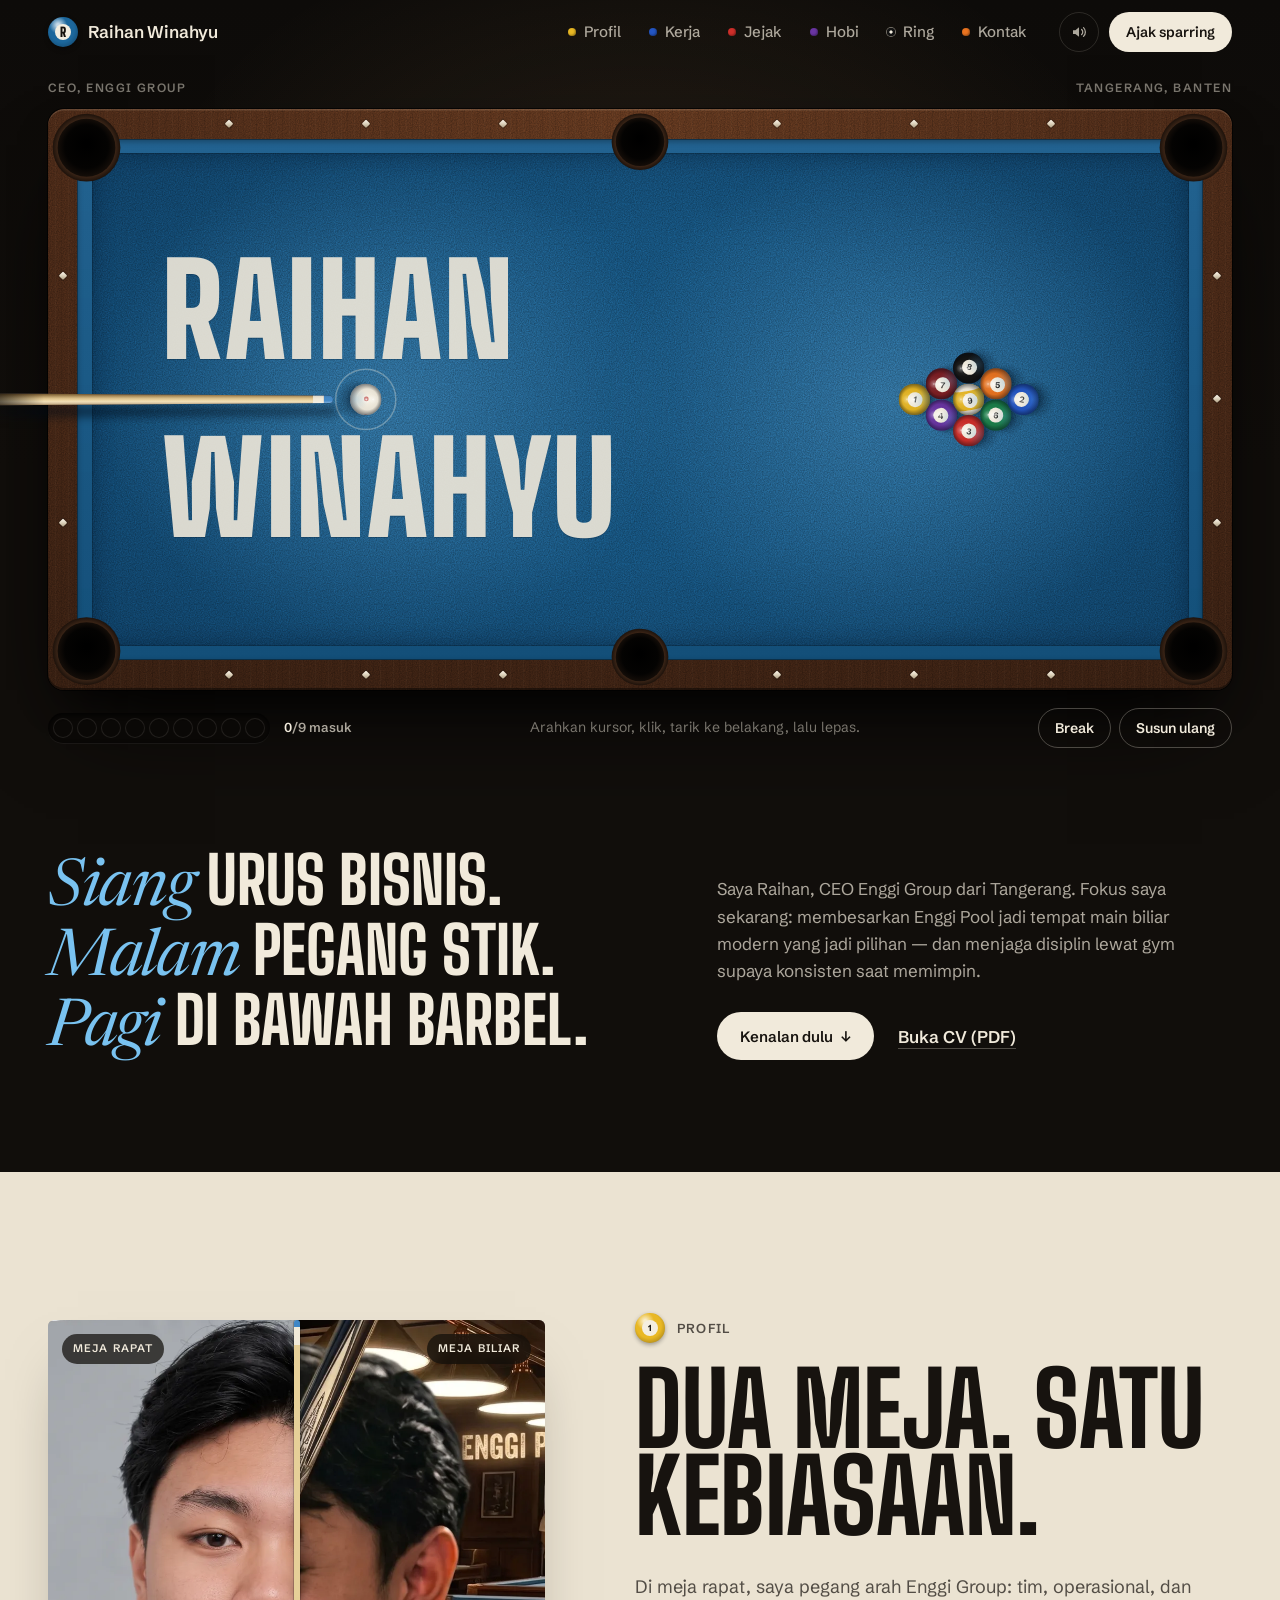
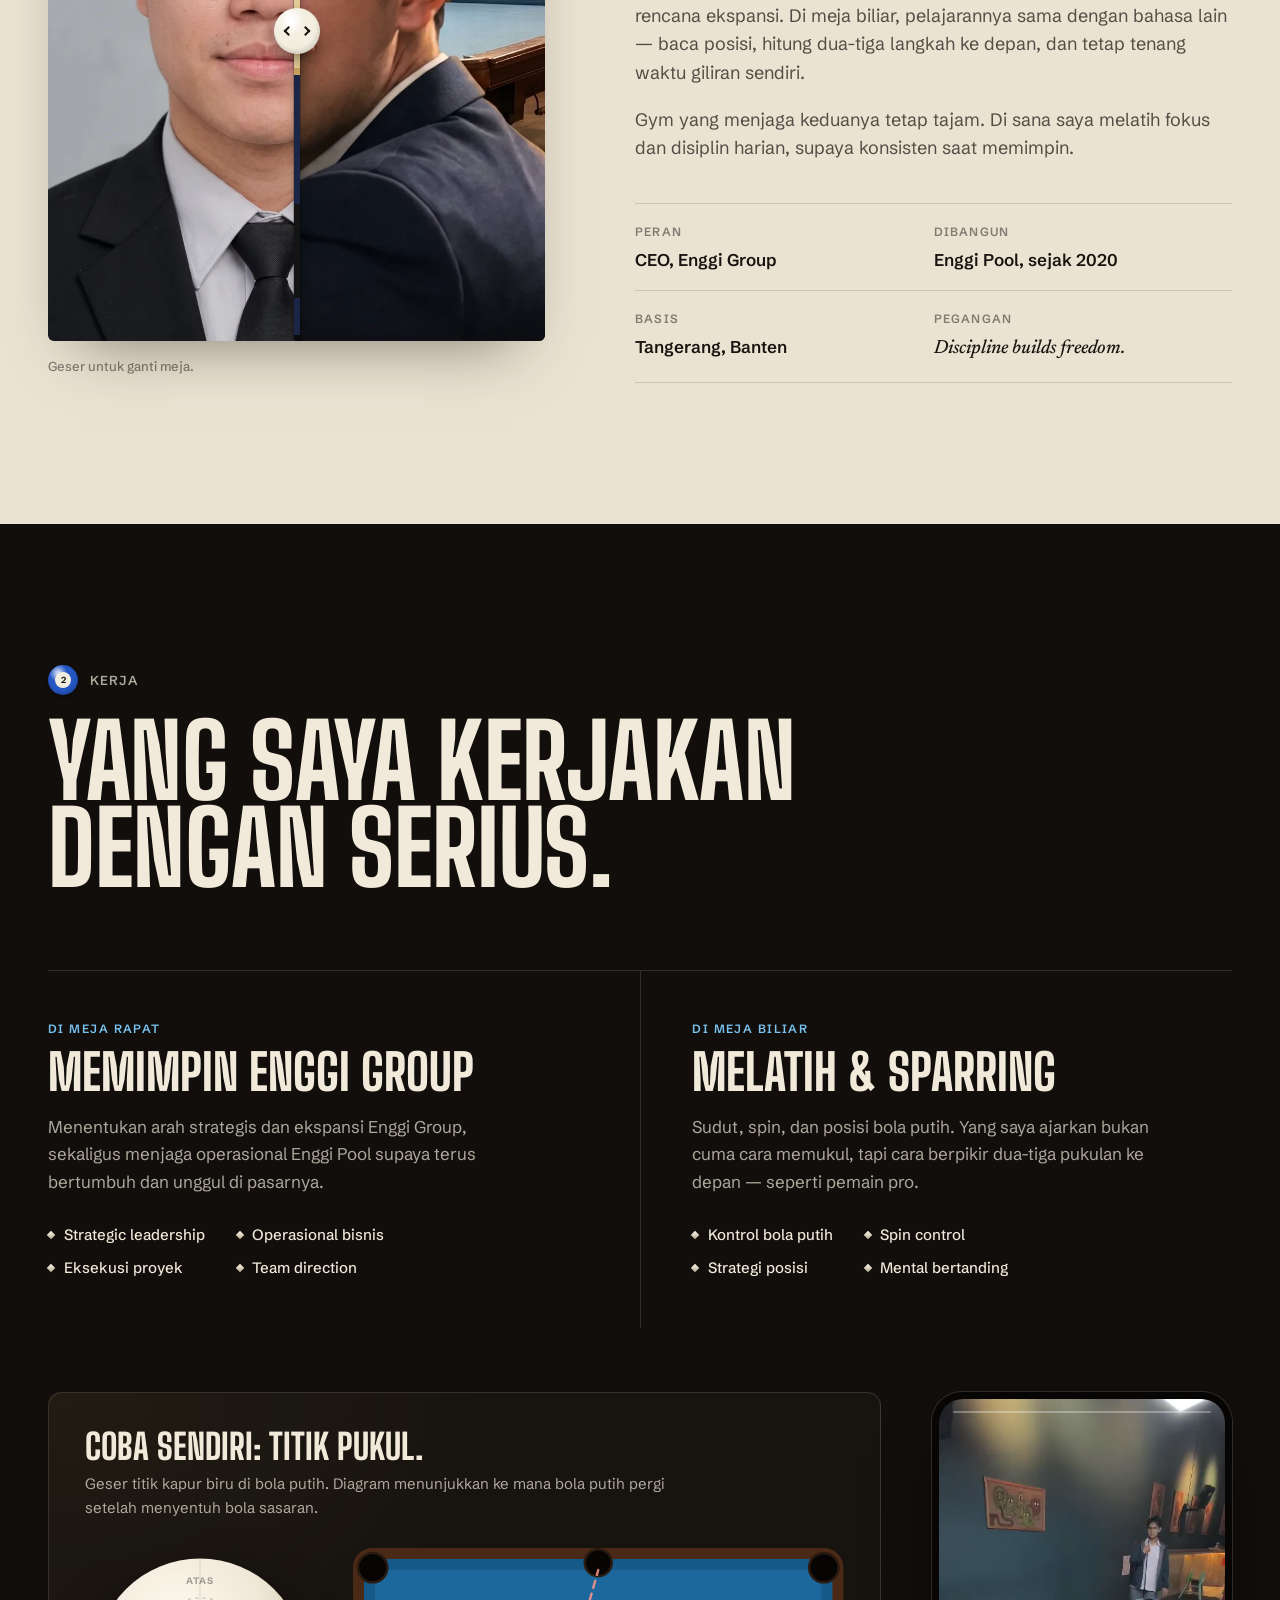
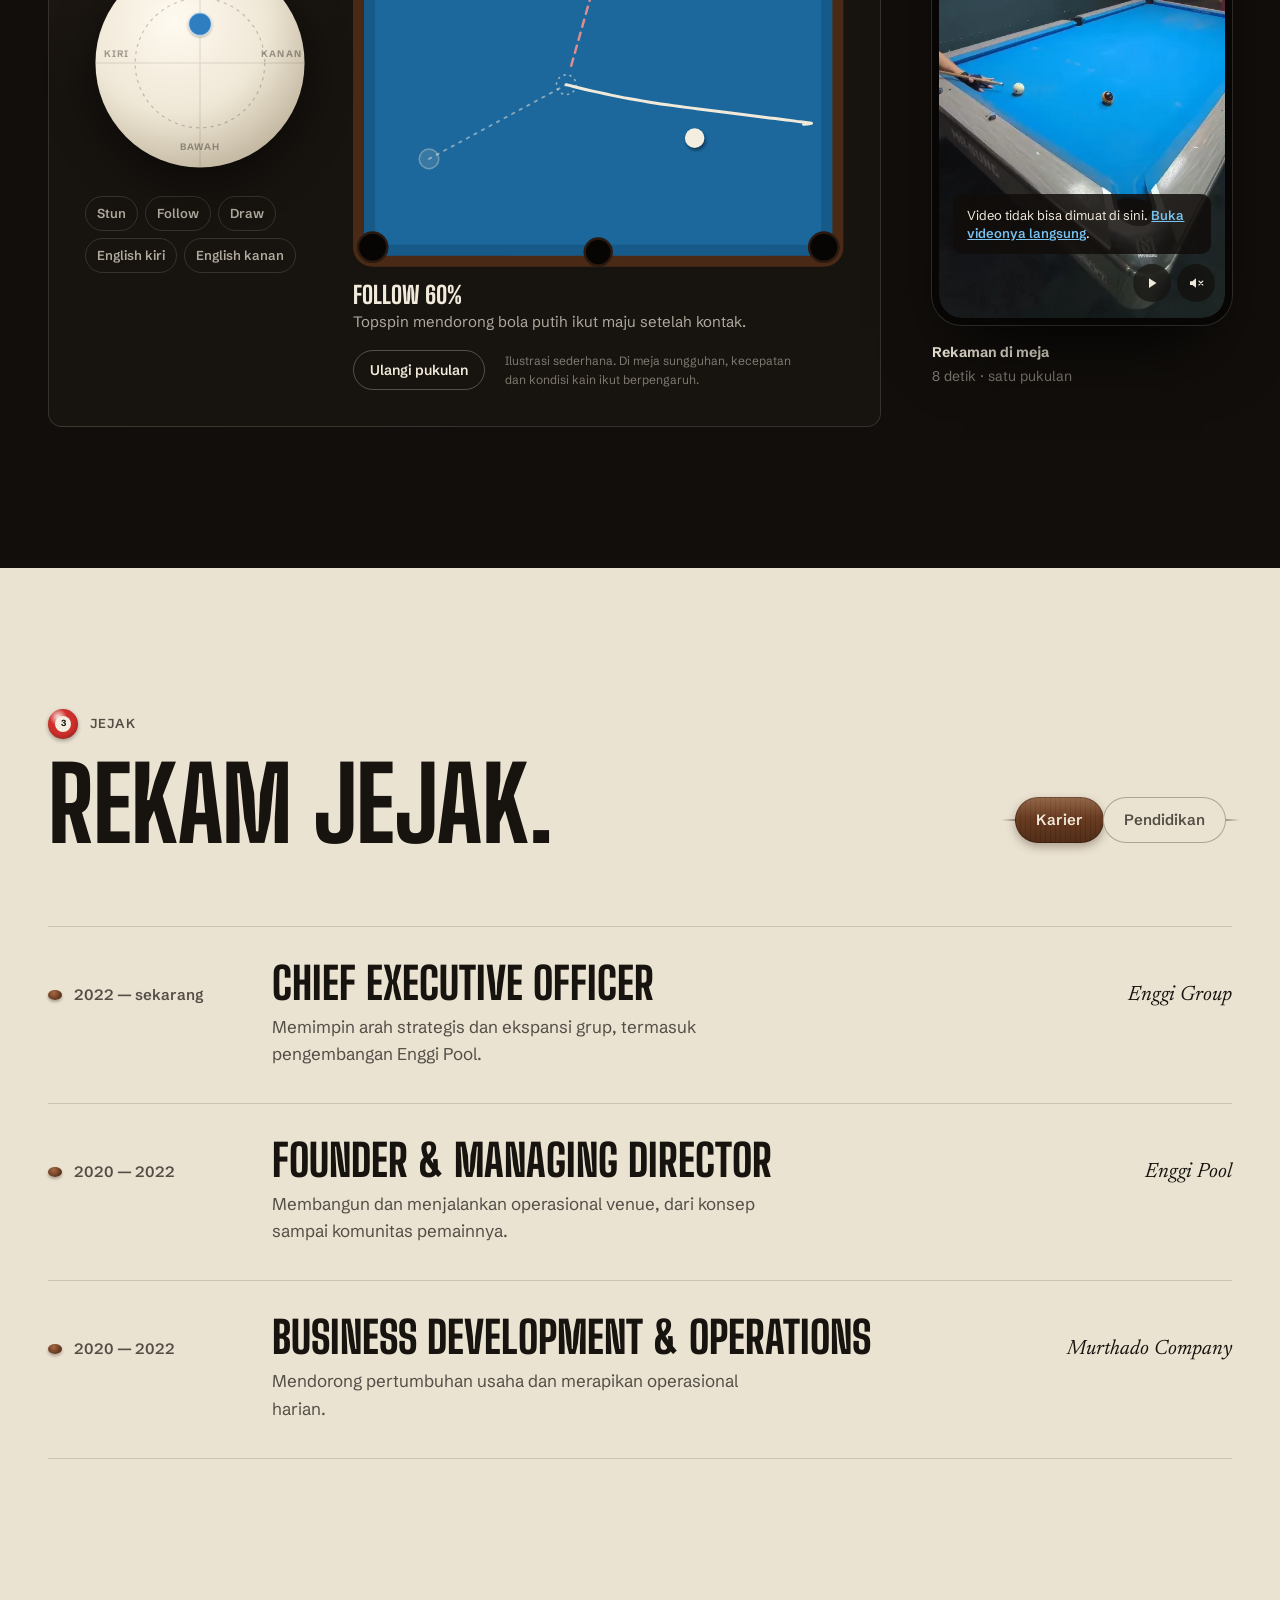
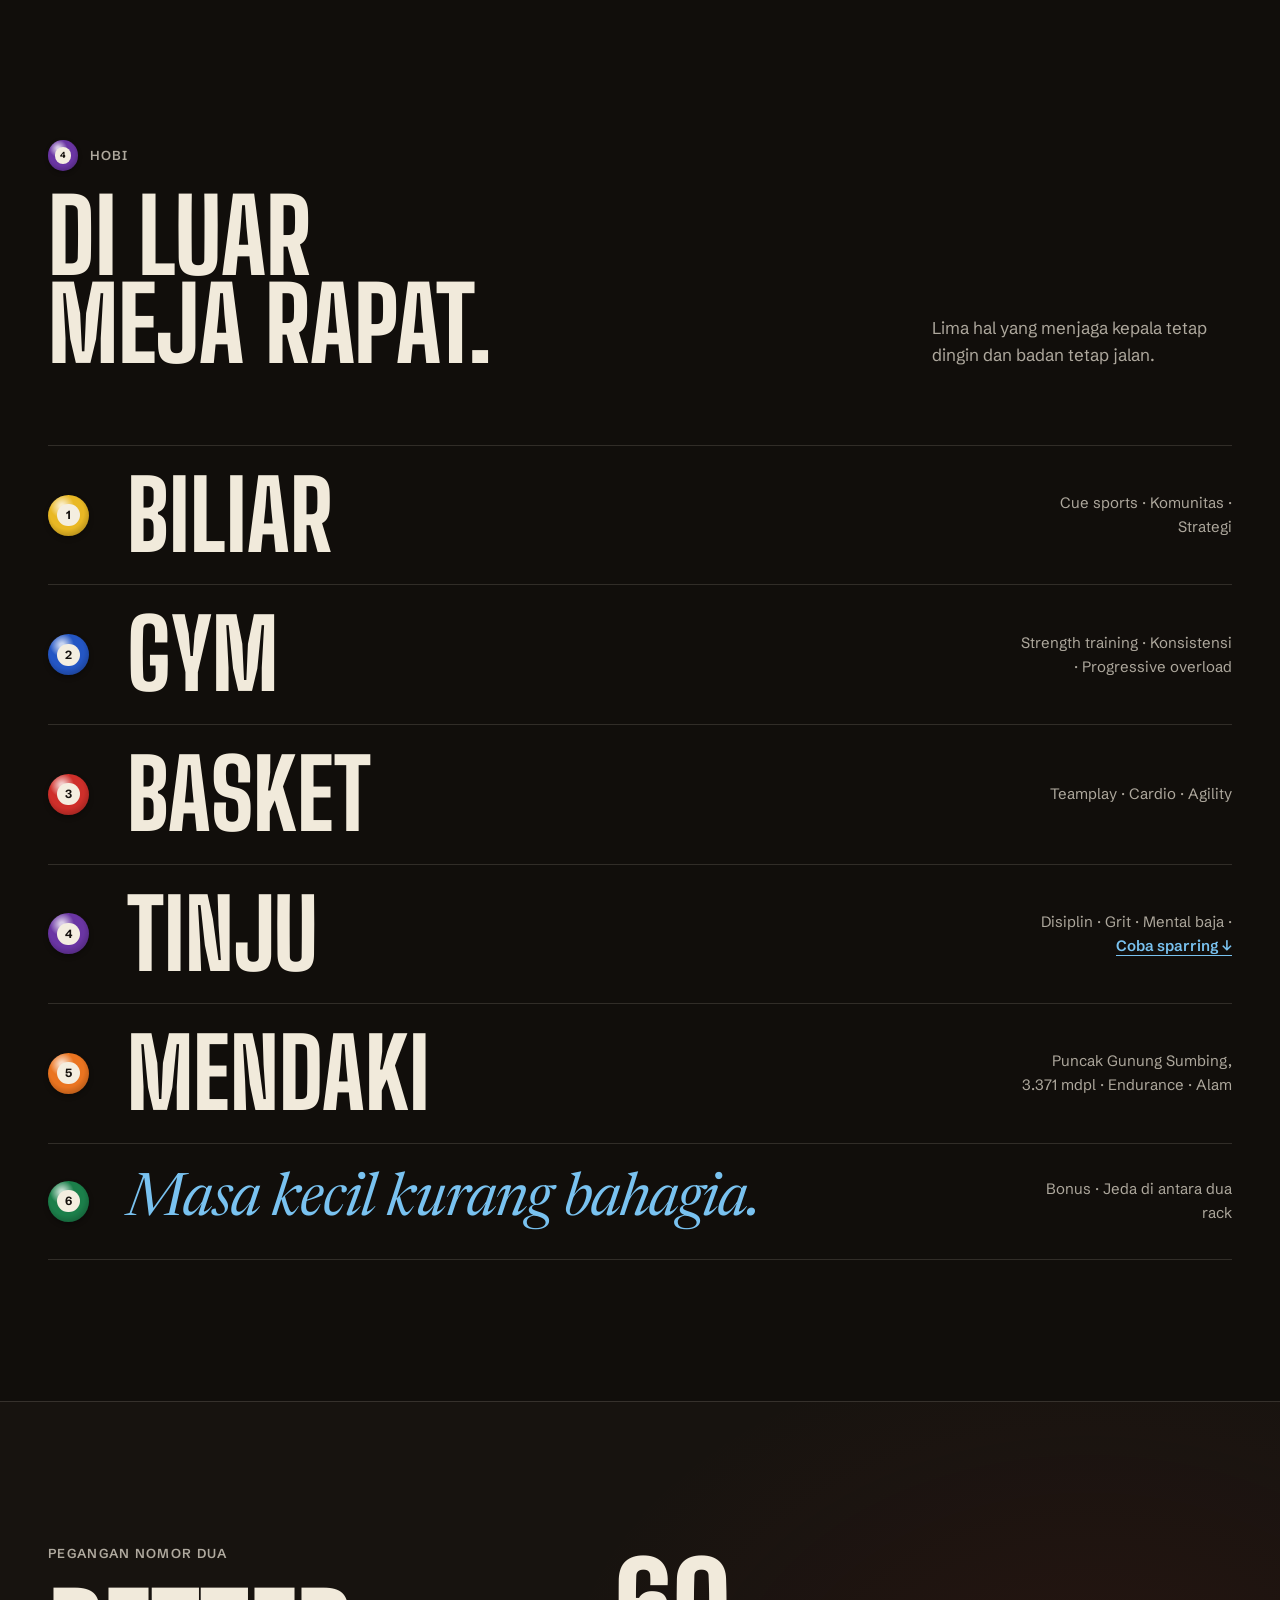
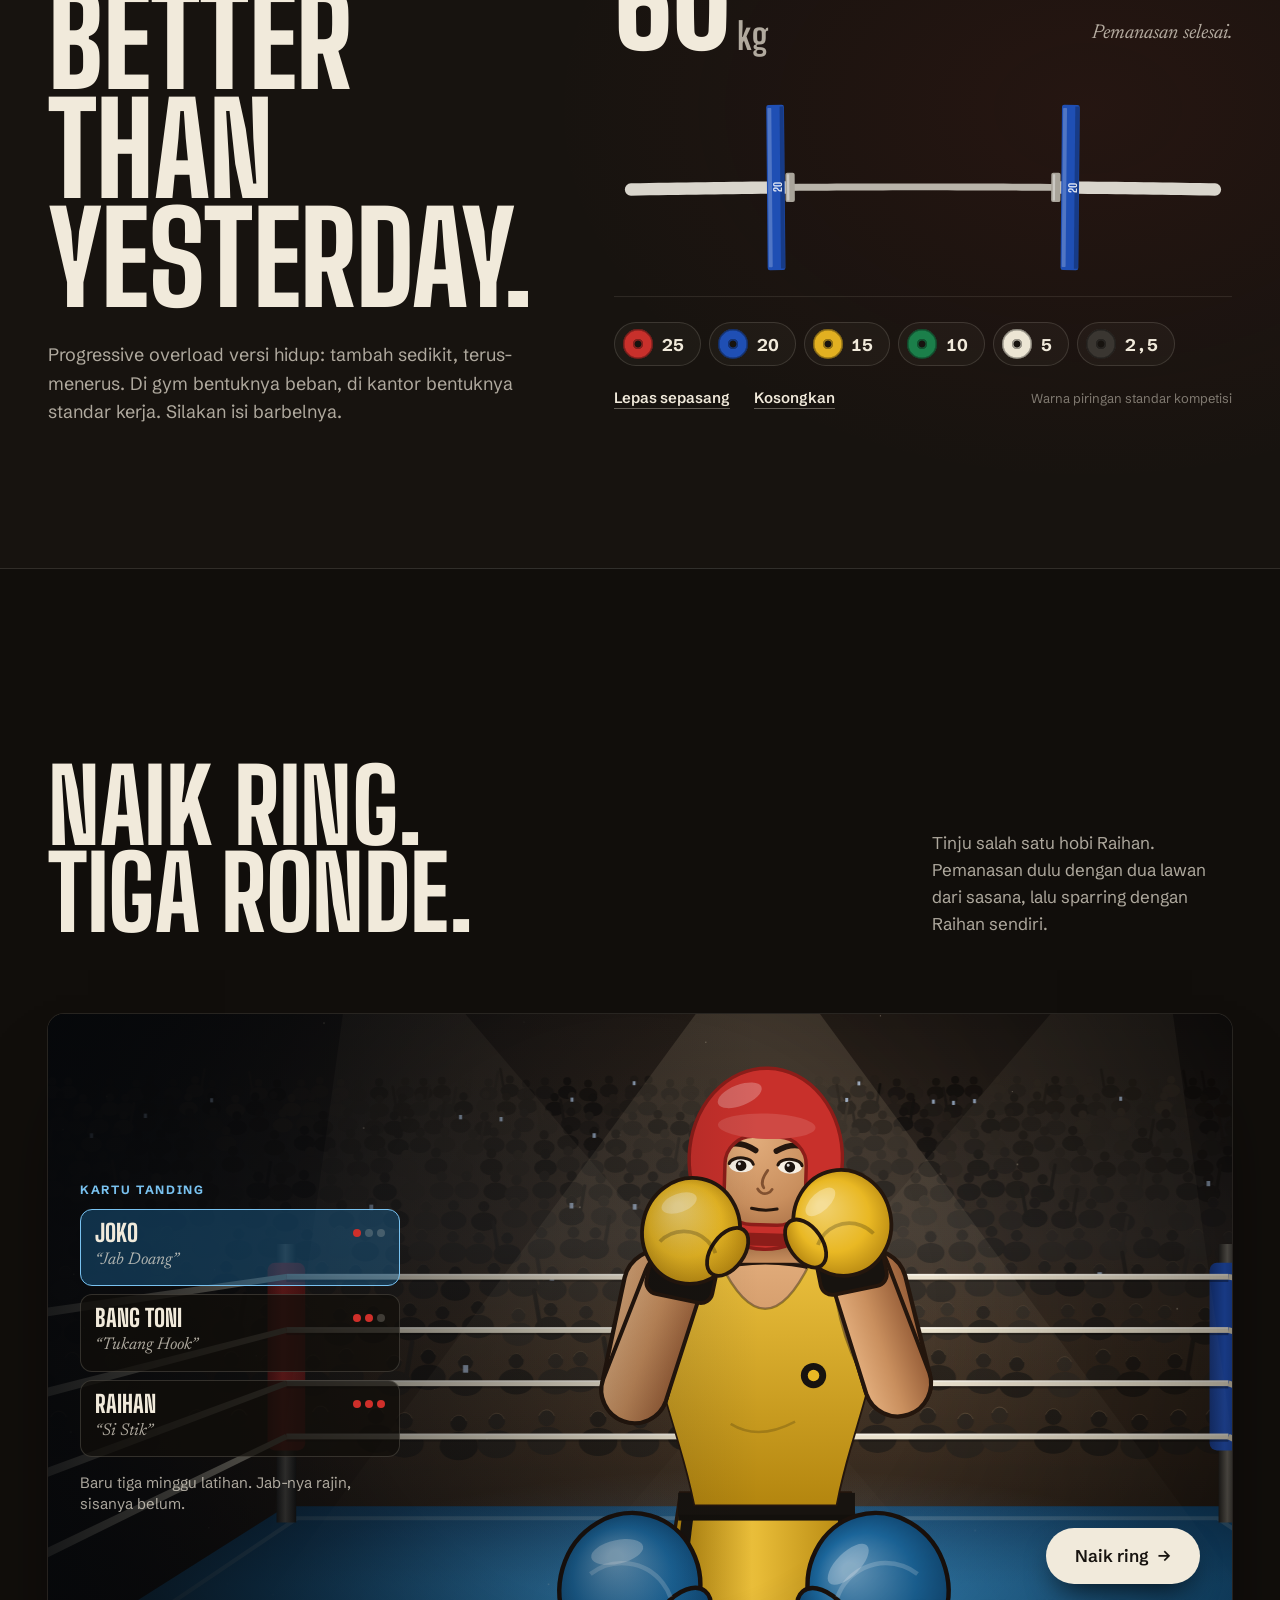
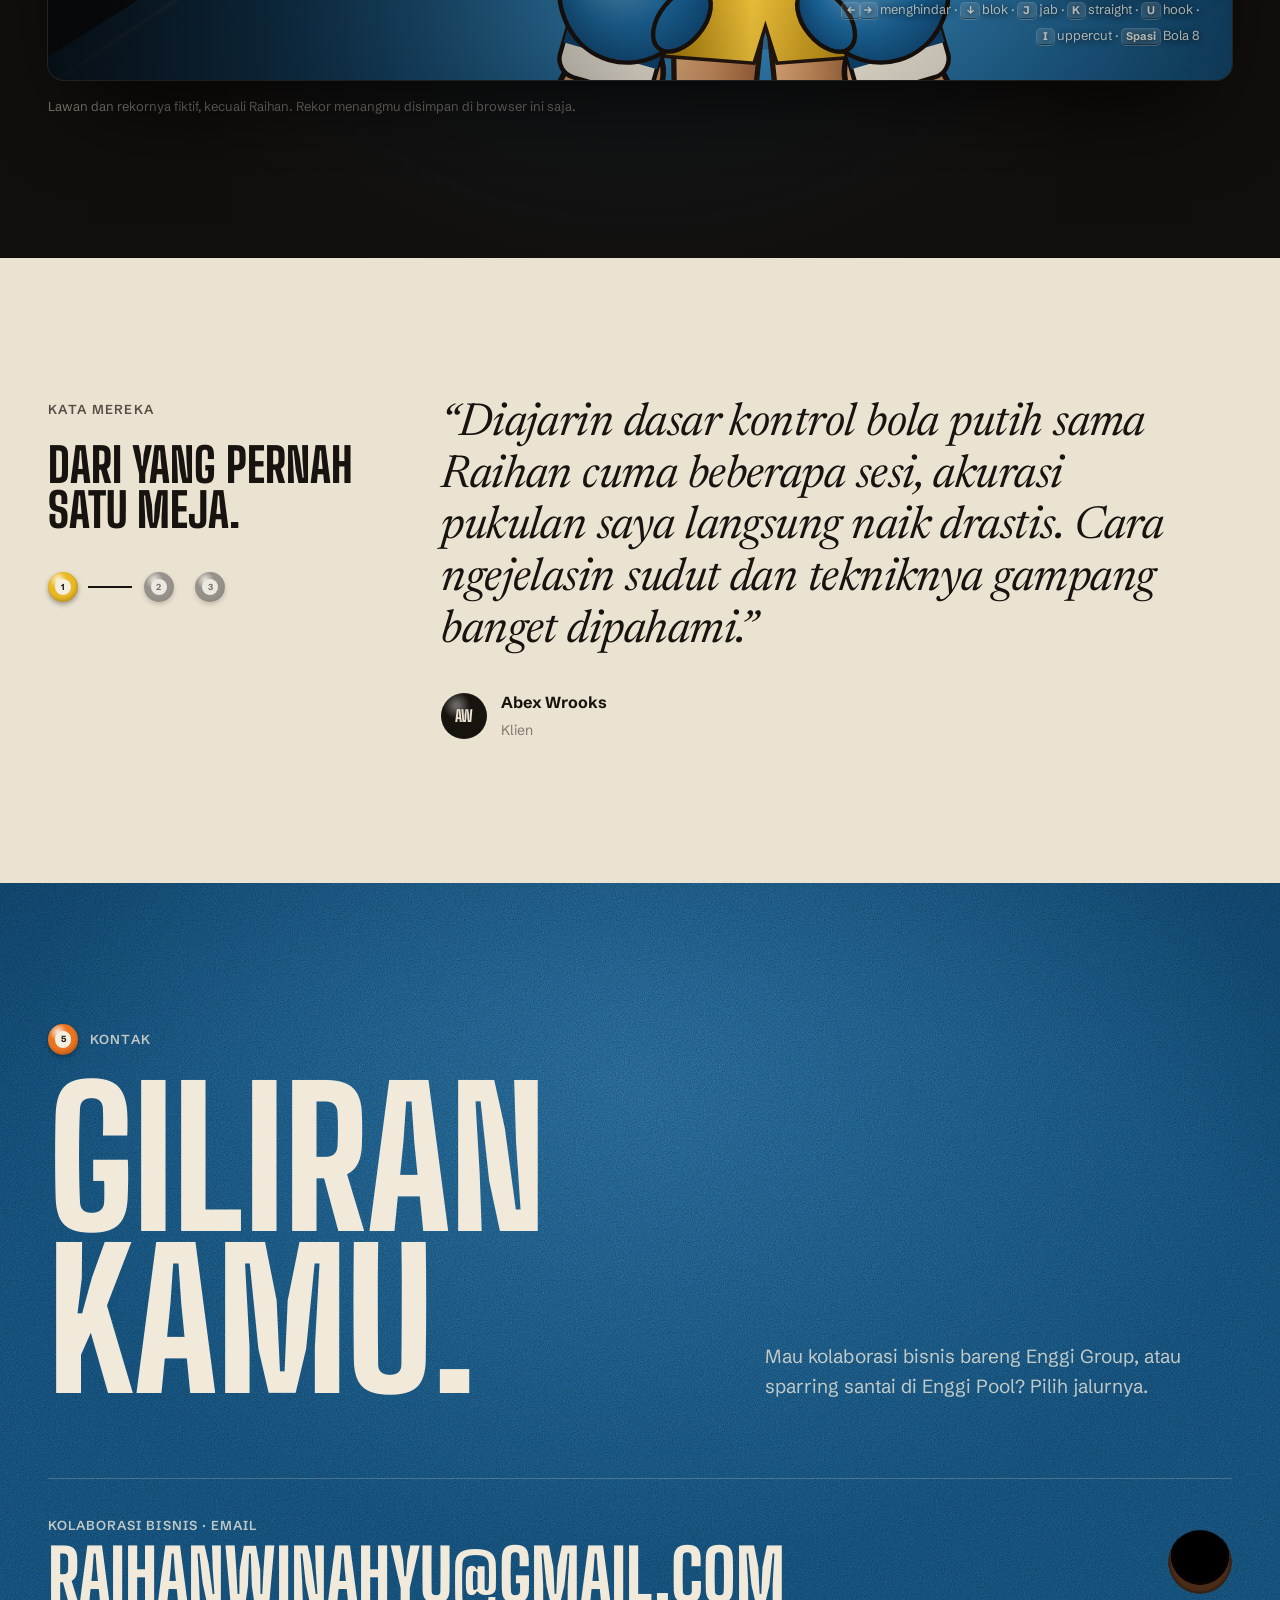
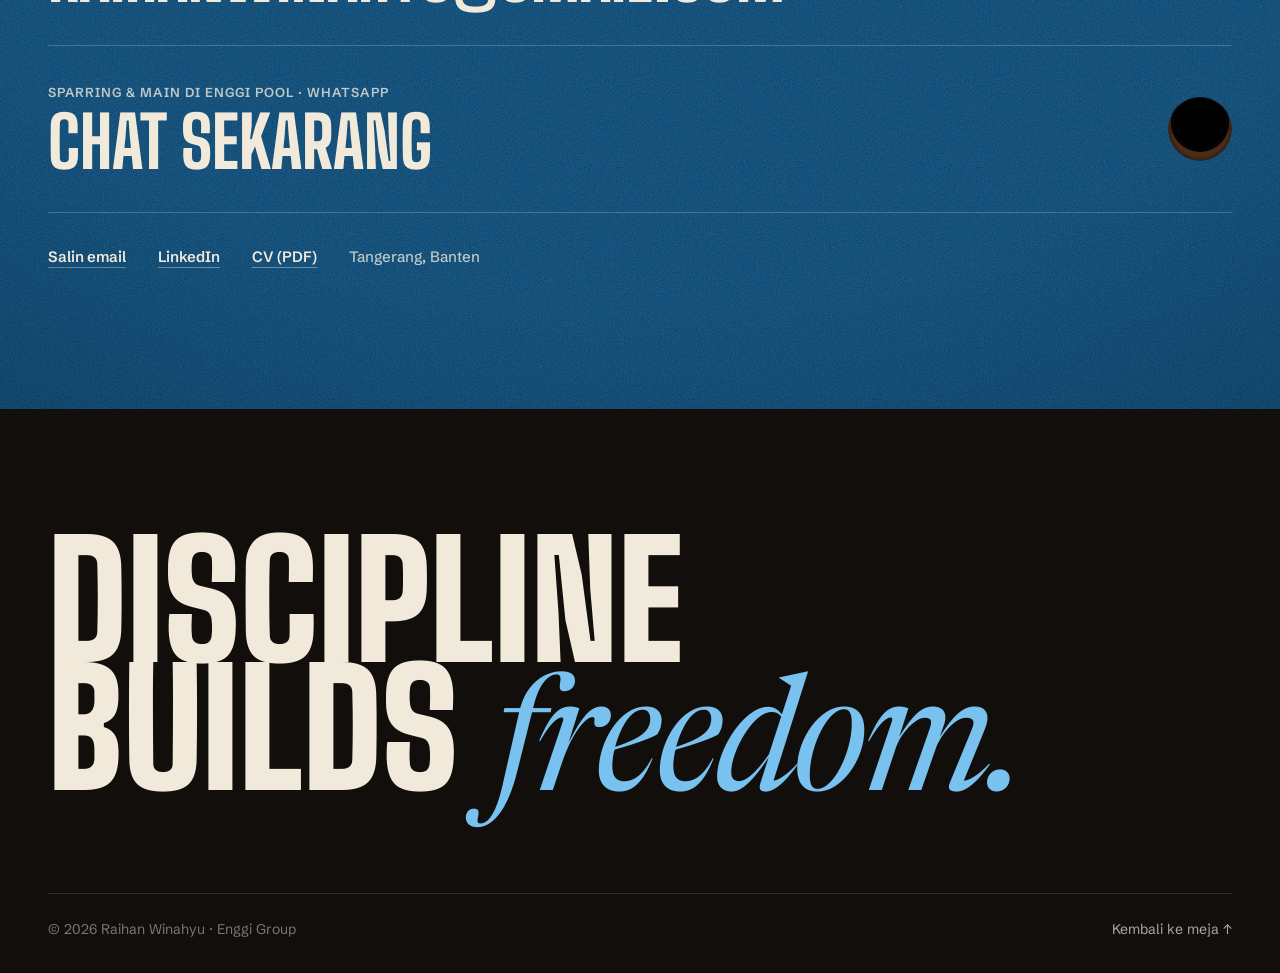
<file: index.html>
<!doctype html>
<html lang="id" class="no-js">
  <head>
    <meta charset="utf-8">
    <meta name="viewport" content="width=device-width, initial-scale=1, viewport-fit=cover">
    <title>Raihan Winahyu — CEO Enggi Group</title>
    <meta name="description" content="Raihan Winahyu, CEO Enggi Group dari Tangerang. Membesarkan Enggi Pool, melatih biliar, dan menjaga disiplin lewat gym.">
    <meta name="theme-color" content="#110e0b">
    <meta property="og:type" content="profile">
    <meta property="og:title" content="Raihan Winahyu — CEO Enggi Group">
    <meta property="og:description" content="Siang urus bisnis. Malam pegang stik. Pagi di bawah barbel.">
    <meta property="og:image" content="assets/img/opt/raihan-enggi-pool.webp">
    <link rel="icon" href="assets/img/favicon.svg" type="image/svg+xml">
    <link rel="alternate icon" href="assets/img/favicon.png" type="image/png">
    <link rel="preconnect" href="https://fonts.googleapis.com">
    <link rel="preconnect" href="https://fonts.gstatic.com" crossorigin>
    <link rel="stylesheet" href="https://fonts.googleapis.com/css2?family=Big+Shoulders+Display:wght@700..900&family=Newsreader:ital,opsz,wght@1,6..72,400;1,6..72,500&family=Schibsted+Grotesk:wght@400..700&display=swap">
    <link rel="stylesheet" href="assets/css/styles.css?v=20261119">
    <script type="application/ld+json">
      {
        "@context": "https://schema.org",
        "@type": "Person",
        "name": "Raihan Winahyu",
        "jobTitle": "Chief Executive Officer",
        "worksFor": { "@type": "Organization", "name": "Enggi Group" },
        "address": { "@type": "PostalAddress", "addressLocality": "Tangerang", "addressRegion": "Banten", "addressCountry": "ID" },
        "email": "mailto:raihanwinahyu@gmail.com",
        "sameAs": ["https://www.linkedin.com/in/raihanwinahyu"]
      }
    </script>
    <script src="assets/js/core.js?v=20261119" defer></script>
    <script src="assets/js/table.js?v=20261119" defer></script>
    <script src="assets/js/main.js?v=20261119" defer></script>
    <script src="assets/js/ring-data.js?v=20261119" defer></script>
    <script src="assets/js/ring-scene.js?v=20261119" defer></script>
    <script src="assets/js/ring-boxer.js?v=20261119" defer></script>
    <script src="assets/js/ring-sim.js?v=20261119" defer></script>
    <script src="assets/js/ring.js?v=20261119" defer></script>
  </head>
  <body>
    <a class="skip" href="#profil">Langsung ke konten</a>

    <header class="site-header" data-header>
      <div class="site-header__inner wrap">
        <a class="brand" href="#top">
          <span class="ball ball--brand" data-n="R" aria-hidden="true"></span>
          <span class="brand__name">Raihan Winahyu</span>
        </a>

        <nav class="nav" id="nav" aria-label="Navigasi utama">
          <ul class="nav__list">
            <li><a href="#profil"><i class="dot" style="--c: var(--b1)"></i>Profil</a></li>
            <li><a href="#kerja"><i class="dot" style="--c: var(--b2)"></i>Kerja</a></li>
            <li><a href="#jejak"><i class="dot" style="--c: var(--b3)"></i>Jejak</a></li>
            <li><a href="#hobi"><i class="dot" style="--c: var(--b4)"></i>Hobi</a></li>
            <li><a href="#ring"><i class="dot dot--eight" style="--c: var(--b8)"></i>Ring</a></li>
            <li><a href="#kontak"><i class="dot" style="--c: var(--b5)"></i>Kontak</a></li>
          </ul>
        </nav>

        <div class="site-header__tools">
          <button class="icon-btn" type="button" data-sound-toggle aria-pressed="true">
            <svg class="icon-btn__on" viewBox="0 0 24 24" aria-hidden="true"><path d="M4 9.5h3.2L12 5.6v12.8l-4.8-3.9H4z" fill="currentColor"/><path d="M15.5 8.6a4.6 4.6 0 0 1 0 6.8M18 6.2a8 8 0 0 1 0 11.6" fill="none" stroke="currentColor" stroke-width="1.7" stroke-linecap="round"/></svg>
            <svg class="icon-btn__off" viewBox="0 0 24 24" aria-hidden="true"><path d="M4 9.5h3.2L12 5.6v12.8l-4.8-3.9H4z" fill="currentColor"/><path d="m16 9.5 5 5m0-5-5 5" fill="none" stroke="currentColor" stroke-width="1.7" stroke-linecap="round"/></svg>
            <span class="sr-only">Suara efek</span>
          </button>
          <a class="btn btn--sm site-header__cta" href="#kontak">Ajak sparring</a>
          <button class="menu-btn" type="button" data-menu aria-expanded="false" aria-controls="nav">
            <span class="menu-btn__lines" aria-hidden="true"></span>
            <span class="menu-btn__label">Menu</span>
          </button>
        </div>
      </div>
    </header>

    <main id="top">
      <!-- HERO — a playable table -->
      <section class="hero" data-hero aria-labelledby="hero-name">
        <canvas class="hero__canvas" data-hero-canvas aria-hidden="true"></canvas>

        <div class="hero__meta wrap-table">
          <span>CEO, Enggi Group</span>
          <span>Tangerang, Banten</span>
        </div>

        <div class="table" data-table tabindex="0" role="application" aria-roledescription="meja biliar" aria-label="Meja biliar interaktif. Tarik ke belakang dari bola putih lalu lepas untuk memukul. Dengan keyboard: panah kiri dan kanan untuk membidik, atas dan bawah untuk tenaga, spasi untuk memukul." aria-describedby="table-hint">
          <span class="table__diamonds" data-diamonds aria-hidden="true"></span>
          <div class="table__cushion">
            <div class="table__felt" data-felt>
              <h1 class="table__name" id="hero-name"><span>Raihan</span> <span>Winahyu</span></h1>
            </div>
          </div>
        </div>

        <div class="table-bar wrap-table">
          <div class="tray" aria-label="Bola yang sudah masuk">
            <ol class="tray__slots" data-tray>
              <li></li><li></li><li></li><li></li><li></li><li></li><li></li><li></li><li></li>
            </ol>
            <p class="tray__count"><span data-count>0</span>/9 masuk</p>
          </div>
          <p class="table-bar__hint" id="table-hint" data-hint>Tarik ke belakang dari bola putih, lalu lepas.</p>
          <div class="table-bar__actions">
            <button class="btn btn--ghost btn--sm" type="button" data-break>Break</button>
            <button class="btn btn--ghost btn--sm" type="button" data-rerack>Susun ulang</button>
          </div>
        </div>

        <div class="hero__intro wrap-table">
          <p class="hero__lede" data-reveal><span><em>Siang</em> urus bisnis.</span> <span><em>Malam</em> pegang stik.</span> <span><em>Pagi</em> di bawah barbel.</span></p>
          <div class="hero__body" data-reveal style="--d: 1">
            <p>Saya Raihan, CEO Enggi Group dari Tangerang. Fokus saya sekarang: membesarkan Enggi Pool jadi tempat main biliar modern yang jadi pilihan — dan menjaga disiplin lewat gym supaya konsisten saat memimpin.</p>
            <div class="hero__ctas">
              <a class="btn" href="#profil">Kenalan dulu <span aria-hidden="true">↓</span></a>
              <a class="link" href="assets/pdf/Raihan%20CV.pdf" target="_blank" rel="noopener">Buka CV (PDF)</a>
            </div>
          </div>
        </div>
      </section>

      <!-- 1. PROFIL -->
      <section class="section paper" id="profil" aria-labelledby="profil-title">
        <div class="wrap profil">
          <figure class="duo" data-duo data-reveal>
            <div class="duo__stage">
              <img class="duo__img duo__img--a" src="assets/img/opt/raihan-formal.webp" width="960" height="1225" alt="Raihan Winahyu memakai jas hitam dan dasi" loading="lazy" decoding="async">
              <div class="duo__clip">
                <img class="duo__img duo__img--b" src="assets/img/opt/raihan-enggi-pool.webp" width="1600" height="1184" alt="Raihan tersenyum sambil memegang stik biliar di Enggi Pool" loading="lazy" decoding="async">
              </div>
              <span class="duo__tag duo__tag--a" aria-hidden="true">Meja rapat</span>
              <span class="duo__tag duo__tag--b" aria-hidden="true">Meja biliar</span>
              <div class="duo__handle" aria-hidden="true"><span></span></div>
              <input class="duo__range" type="range" min="0" max="100" value="50" aria-label="Geser untuk membandingkan foto Raihan di meja rapat dan di meja biliar">
            </div>
            <figcaption class="duo__caption">Geser untuk ganti meja.</figcaption>
          </figure>

          <div class="profil__text">
            <p class="kicker" data-reveal><span class="ball" data-n="1" style="--c: var(--b1)"></span>Profil</p>
            <h2 class="display" id="profil-title" data-reveal>Dua meja. Satu kebiasaan.</h2>
            <div class="prose" data-reveal style="--d: 1">
              <p>Di meja rapat, saya pegang arah Enggi Group: tim, operasional, dan rencana ekspansi. Di meja biliar, pelajarannya sama dengan bahasa lain — baca posisi, hitung dua-tiga langkah ke depan, dan tetap tenang waktu giliran sendiri.</p>
              <p>Gym yang menjaga keduanya tetap tajam. Di sana saya melatih fokus dan disiplin harian, supaya konsisten saat memimpin.</p>
            </div>
            <dl class="facts" data-reveal style="--d: 2">
              <div><dt>Peran</dt><dd>CEO, Enggi Group</dd></div>
              <div><dt>Dibangun</dt><dd>Enggi Pool, sejak 2020</dd></div>
              <div><dt>Basis</dt><dd>Tangerang, Banten</dd></div>
              <div><dt>Pegangan</dt><dd><em>Discipline builds freedom.</em></dd></div>
            </dl>
          </div>
        </div>
      </section>

      <!-- 2. KERJA -->
      <section class="section dark" id="kerja" aria-labelledby="kerja-title">
        <div class="wrap">
          <header class="section-head">
            <p class="kicker" data-reveal><span class="ball" data-n="2" style="--c: var(--b2)"></span>Kerja</p>
            <h2 class="display" id="kerja-title" data-reveal>Yang saya kerjakan<br> dengan serius.</h2>
          </header>

          <div class="roles">
            <article class="role" data-reveal>
              <p class="role__tag">Di meja rapat</p>
              <h3 class="role__title">Memimpin Enggi Group</h3>
              <p class="role__text">Menentukan arah strategis dan ekspansi Enggi Group, sekaligus menjaga operasional Enggi Pool supaya terus bertumbuh dan unggul di pasarnya.</p>
              <ul class="role__list">
                <li>Strategic leadership</li>
                <li>Operasional bisnis</li>
                <li>Eksekusi proyek</li>
                <li>Team direction</li>
              </ul>
            </article>
            <article class="role" data-reveal style="--d: 1">
              <p class="role__tag">Di meja biliar</p>
              <h3 class="role__title">Melatih &amp; sparring</h3>
              <p class="role__text">Sudut, spin, dan posisi bola putih. Yang saya ajarkan bukan cuma cara memukul, tapi cara berpikir dua-tiga pukulan ke depan — seperti pemain pro.</p>
              <ul class="role__list">
                <li>Kontrol bola putih</li>
                <li>Spin control</li>
                <li>Strategi posisi</li>
                <li>Mental bertanding</li>
              </ul>
            </article>
          </div>

          <div class="lab">
            <div class="spin" data-spin data-reveal>
              <div class="spin__intro">
                <h3 class="spin__title">Coba sendiri: titik pukul.</h3>
                <p>Geser titik kapur biru di bola putih. Diagram menunjukkan ke mana bola putih pergi setelah menyentuh bola sasaran.</p>
              </div>

              <div class="spin__grid">
                <div class="spin__control">
                  <svg class="spin__face" data-spin-face viewBox="-110 -110 220 220" tabindex="0" role="img" aria-label="Bola putih. Gunakan tombol panah untuk menggeser titik pukul." aria-describedby="spin-readout">
                    <defs>
                      <radialGradient id="cueShade" cx="38%" cy="30%" r="80%">
                        <stop offset="0" stop-color="#fffaf0"/>
                        <stop offset=".55" stop-color="#efe7d6"/>
                        <stop offset="1" stop-color="#b9ad95"/>
                      </radialGradient>
                    </defs>
                    <circle r="100" fill="url(#cueShade)"/>
                    <circle class="spin__limit" r="62"/>
                    <path class="spin__cross" d="M-100 0H100M0-100V100"/>
                    <text class="spin__axis" x="0" y="-76">ATAS</text>
                    <text class="spin__axis" x="0" y="83">BAWAH</text>
                    <text class="spin__axis" x="-80" y="-6">KIRI</text>
                    <text class="spin__axis" x="78" y="-6">KANAN</text>
                    <circle class="spin__dot" data-spin-dot r="11" cx="0" cy="-31"/>
                  </svg>
                  <div class="spin__presets" role="group" aria-label="Contoh pukulan">
                    <button type="button" data-preset="0,0">Stun</button>
                    <button type="button" data-preset="0,0.75">Follow</button>
                    <button type="button" data-preset="0,-0.85">Draw</button>
                    <button type="button" data-preset="-0.7,0">English kiri</button>
                    <button type="button" data-preset="0.7,0">English kanan</button>
                  </div>
                </div>

                <div class="spin__view">
                  <svg class="spin__diagram" data-spin-diagram viewBox="0 0 400 260" aria-hidden="true">
                    <rect class="d-rail" width="400" height="260" rx="16"/>
                    <rect class="d-cushion" x="9" y="9" width="382" height="242" rx="5"/>
                    <rect class="d-felt" x="18" y="18" width="364" height="224"/>
                    <g class="d-pockets">
                      <circle cx="16" cy="16" r="12"/><circle cx="384" cy="16" r="12"/>
                      <circle cx="16" cy="244" r="12"/><circle cx="384" cy="244" r="12"/>
                      <circle cx="200" cy="12" r="11"/><circle cx="200" cy="248" r="11"/>
                    </g>
                    <line class="d-line d-line--cue" data-d-cue-line/>
                    <line class="d-line d-line--obj" data-d-obj-line/>
                    <path class="d-line d-line--post" data-d-post/>
                    <circle class="d-ghost" data-d-ghost r="8"/>
                    <circle class="d-start" data-d-start r="8"/>
                    <circle class="d-ball d-ball--obj" data-d-obj r="8"/>
                    <circle class="d-ball d-ball--cue" data-d-cue r="8"/>
                  </svg>
                  <p class="spin__readout" id="spin-readout" aria-live="polite"><strong data-spin-name>Follow</strong> <span data-spin-desc></span></p>
                  <div class="spin__foot">
                    <button class="btn btn--ghost btn--sm" type="button" data-spin-replay>Ulangi pukulan</button>
                    <small>Ilustrasi sederhana. Di meja sungguhan, kecepatan dan kondisi kain ikut berpengaruh.</small>
                  </div>
                </div>
              </div>
            </div>

            <figure class="reel" data-reel data-reveal style="--d: 1">
              <div class="reel__frame">
                <video class="reel__video" poster="assets/img/opt/video-poster.webp" muted loop playsinline webkit-playsinline preload="metadata" width="480" height="864" aria-label="Rekaman Raihan melakukan pukulan di meja biliar">
                  <source src="assets/video/portfolio.mp.mp4" type="video/mp4">
                </video>
                <button class="reel__big" type="button" data-reel-big aria-label="Putar video">
                  <svg viewBox="0 0 24 24" aria-hidden="true"><path d="M8 5.5v13l10-6.5z" fill="currentColor"/></svg>
                </button>
                <p class="reel__error" data-reel-error hidden>Video tidak bisa dimuat di sini. <a href="assets/video/portfolio.mp.mp4" target="_blank" rel="noopener">Buka videonya langsung</a>.</p>
                <div class="reel__controls">
                  <button class="reel__btn" type="button" data-reel-play aria-label="Putar video">
                    <svg class="i-play" viewBox="0 0 24 24" aria-hidden="true"><path d="M8 5.5v13l10-6.5z" fill="currentColor"/></svg>
                    <svg class="i-pause" viewBox="0 0 24 24" aria-hidden="true"><path d="M7 5h3.5v14H7zM13.5 5H17v14h-3.5z" fill="currentColor"/></svg>
                  </button>
                  <button class="reel__btn" type="button" data-reel-sound aria-pressed="false" aria-label="Nyalakan suara video">
                    <svg class="i-muted" viewBox="0 0 24 24" aria-hidden="true"><path d="M4 9.5h3.2L12 5.6v12.8l-4.8-3.9H4z" fill="currentColor"/><path d="m16 9.5 5 5m0-5-5 5" fill="none" stroke="currentColor" stroke-width="1.8" stroke-linecap="round"/></svg>
                    <svg class="i-sound" viewBox="0 0 24 24" aria-hidden="true"><path d="M4 9.5h3.2L12 5.6v12.8l-4.8-3.9H4z" fill="currentColor"/><path d="M15.5 8.6a4.6 4.6 0 0 1 0 6.8M18 6.2a8 8 0 0 1 0 11.6" fill="none" stroke="currentColor" stroke-width="1.8" stroke-linecap="round"/></svg>
                  </button>
                </div>
                <div class="reel__progress" aria-hidden="true"><span data-reel-progress></span></div>
              </div>
              <figcaption class="reel__caption"><strong>Rekaman di meja</strong><span>8 detik · satu pukulan</span></figcaption>
            </figure>
          </div>
        </div>
      </section>

      <!-- 3. JEJAK -->
      <section class="section paper" id="jejak" aria-labelledby="jejak-title">
        <div class="wrap">
          <header class="section-head section-head--split">
            <div>
              <p class="kicker" data-reveal><span class="ball" data-n="3" style="--c: var(--b3)"></span>Jejak</p>
              <h2 class="display" id="jejak-title" data-reveal>Rekam jejak.</h2>
            </div>
            <div class="wire" role="tablist" aria-label="Jenis rekam jejak" data-reveal>
              <button class="wire__tab" type="button" role="tab" id="tab-karier" aria-selected="true" aria-controls="panel-karier">Karier</button>
              <button class="wire__tab" type="button" role="tab" id="tab-pendidikan" aria-selected="false" aria-controls="panel-pendidikan" tabindex="-1">Pendidikan</button>
              <span class="wire__bead" aria-hidden="true"></span>
            </div>
          </header>

          <div class="track" id="panel-karier" role="tabpanel" aria-labelledby="tab-karier" tabindex="0">
            <ol class="track__list">
              <li class="track__row">
                <span class="track__year">2022 — sekarang</span>
                <div class="track__main">
                  <h3>Chief Executive Officer</h3>
                  <p>Memimpin arah strategis dan ekspansi grup, termasuk pengembangan Enggi Pool.</p>
                </div>
                <span class="track__org">Enggi Group</span>
              </li>
              <li class="track__row">
                <span class="track__year">2020 — 2022</span>
                <div class="track__main">
                  <h3>Founder &amp; Managing Director</h3>
                  <p>Membangun dan menjalankan operasional venue, dari konsep sampai komunitas pemainnya.</p>
                </div>
                <span class="track__org">Enggi Pool</span>
              </li>
              <li class="track__row">
                <span class="track__year">2020 — 2022</span>
                <div class="track__main">
                  <h3>Business Development &amp; Operations</h3>
                  <p>Mendorong pertumbuhan usaha dan merapikan operasional harian.</p>
                </div>
                <span class="track__org">Murthado Company</span>
              </li>
            </ol>
          </div>

          <div class="track" id="panel-pendidikan" role="tabpanel" aria-labelledby="tab-pendidikan" tabindex="0" hidden>
            <ol class="track__list">
              <li class="track__row">
                <span class="track__year">2026</span>
                <div class="track__main">
                  <h3>SMA Yuppentek 1</h3>
                  <p>Jurusan IPA, Tangerang.</p>
                </div>
                <span class="track__org">Sekolah menengah atas</span>
              </li>
              <li class="track__row">
                <span class="track__year">2024</span>
                <div class="track__main">
                  <h3>SMP Al-Darul Mustafa</h3>
                  <p>Lulus.</p>
                </div>
                <span class="track__org">Sekolah menengah pertama</span>
              </li>
              <li class="track__row">
                <span class="track__year">2021</span>
                <div class="track__main">
                  <h3>SD Yayasan Enggi</h3>
                  <p>Lulus.</p>
                </div>
                <span class="track__org">Sekolah dasar</span>
              </li>
            </ol>
          </div>
        </div>
      </section>

      <!-- 4. HOBI -->
      <section class="section dark" id="hobi" aria-labelledby="hobi-title">
        <div class="wrap">
          <header class="section-head section-head--split">
            <div>
              <p class="kicker" data-reveal><span class="ball" data-n="4" style="--c: var(--b4)"></span>Hobi</p>
              <h2 class="display" id="hobi-title" data-reveal>Di luar<br> meja rapat.</h2>
            </div>
            <p class="section-head__aside" data-reveal>Lima hal yang menjaga kepala tetap dingin dan badan tetap jalan.</p>
          </header>

          <ol class="hobbies" data-hobbies>
            <li class="hobby" data-reveal data-img="assets/img/opt/hobi-biliar.webp">
              <span class="ball hobby__ball" data-n="1" style="--c: var(--b1)" aria-hidden="true"></span>
              <h3 class="hobby__name">Biliar</h3>
              <p class="hobby__tags">Cue sports · Komunitas · Strategi</p>
              <img class="hobby__thumb" src="assets/img/opt/hobi-biliar.webp" width="500" height="333" alt="Meja biliar berkain merah dengan bola berserakan" loading="lazy" decoding="async">
            </li>
            <li class="hobby" data-reveal data-img="assets/img/opt/hobi-gym.webp" data-pos="50% 30%">
              <span class="ball hobby__ball" data-n="2" style="--c: var(--b2)" aria-hidden="true"></span>
              <h3 class="hobby__name">Gym</h3>
              <p class="hobby__tags">Strength training · Konsistensi · Progressive overload</p>
              <img class="hobby__thumb" src="assets/img/opt/hobi-gym.webp" width="685" height="900" alt="Raihan berfoto di cermin gym dengan kaus tanpa lengan" style="object-position: 50% 30%" loading="lazy" decoding="async">
            </li>
            <li class="hobby" data-reveal data-img="assets/img/opt/hobi-basket.webp" data-pos="48% 35%">
              <span class="ball hobby__ball" data-n="3" style="--c: var(--b3)" aria-hidden="true"></span>
              <h3 class="hobby__name">Basket</h3>
              <p class="hobby__tags">Teamplay · Cardio · Agility</p>
              <img class="hobby__thumb" src="assets/img/opt/hobi-basket.webp" width="900" height="834" alt="Raihan memakai jersey basket Chicago Bulls" style="object-position: 48% 35%" loading="lazy" decoding="async">
            </li>
            <li class="hobby" data-reveal data-img="assets/img/opt/hobi-tinju.webp" data-pos="50% 28%">
              <span class="ball hobby__ball" data-n="4" style="--c: var(--b4)" aria-hidden="true"></span>
              <h3 class="hobby__name">Tinju</h3>
              <p class="hobby__tags">Disiplin · Grit · Mental baja · <a class="hobby__link" href="#ring">Coba sparring ↓</a></p>
              <img class="hobby__thumb" src="assets/img/opt/hobi-tinju.webp" width="685" height="900" alt="Raihan berpose dengan hand wrap merah di ring tinju" style="object-position: 50% 28%" loading="lazy" decoding="async">
            </li>
            <li class="hobby" data-reveal data-img="assets/img/opt/hobi-mendaki.webp" data-pos="52% 45%">
              <span class="ball hobby__ball" data-n="5" style="--c: var(--b5)" aria-hidden="true"></span>
              <h3 class="hobby__name">Mendaki</h3>
              <p class="hobby__tags">Puncak Gunung Sumbing, 3.371&nbsp;mdpl · Endurance · Alam</p>
              <img class="hobby__thumb" src="assets/img/opt/hobi-mendaki.webp" width="900" height="744" alt="Raihan di puncak Gunung Sumbing memegang papan 3.371 mdpl" style="object-position: 52% 45%" loading="lazy" decoding="async">
            </li>
            <li class="hobby hobby--bonus" data-reveal data-img="assets/img/opt/hobi-perosotan.webp" data-pos="50% 30%">
              <span class="ball hobby__ball" data-n="6" style="--c: var(--b6)" aria-hidden="true"></span>
              <h3 class="hobby__name">Masa kecil kurang bahagia.</h3>
              <p class="hobby__tags">Bonus · Jeda di antara dua rack</p>
              <img class="hobby__thumb" src="assets/img/opt/hobi-perosotan.webp" width="649" height="900" alt="Raihan main perosotan anak-anak di samping meja biliar" style="object-position: 50% 30%" loading="lazy" decoding="async">
            </li>
          </ol>
          <div class="hobby-float" data-hobby-float aria-hidden="true"></div>
        </div>
      </section>

      <!-- GYM — progressive overload -->
      <section class="section dark gym" id="gym" aria-labelledby="gym-title">
        <div class="wrap gym__grid">
          <div class="gym__text">
            <p class="kicker" data-reveal>Pegangan nomor dua</p>
            <h2 class="display display--xl" id="gym-title" data-reveal>Better than yesterday.</h2>
            <p class="gym__lede" data-reveal style="--d: 1">Progressive overload versi hidup: tambah sedikit, terus-menerus. Di gym bentuknya beban, di kantor bentuknya standar kerja. Silakan isi barbelnya.</p>
          </div>

          <div class="barbell" data-barbell data-reveal style="--d: 1">
            <div class="barbell__head">
              <p class="barbell__total"><output data-bb-total aria-live="off">20</output><span>kg</span></p>
              <p class="barbell__msg" data-bb-msg aria-live="polite">Bar kosong. Semua mulai dari sini.</p>
            </div>
            <svg class="barbell__svg" data-bb-svg viewBox="0 0 800 300" role="img" aria-label="Barbel dengan piringan yang bisa ditambah">
              <line class="bb-floor" x1="0" y1="292" x2="800" y2="292"/>
              <polyline class="bb-shaft" data-bb-shaft/>
              <polyline class="bb-sleeve" data-bb-sleeve-l/>
              <polyline class="bb-sleeve" data-bb-sleeve-r/>
              <g data-bb-plates></g>
              <g data-bb-collars></g>
            </svg>
            <div class="barbell__plates" role="group" aria-label="Tambah sepasang piringan">
              <button type="button" class="plate-btn" data-plate="25" style="--c: #c8302b" aria-label="Tambah sepasang piringan 25 kilogram"><i></i>25</button>
              <button type="button" class="plate-btn" data-plate="20" style="--c: #1f4fb4" aria-label="Tambah sepasang piringan 20 kilogram"><i></i>20</button>
              <button type="button" class="plate-btn" data-plate="15" style="--c: #e2b021" aria-label="Tambah sepasang piringan 15 kilogram"><i></i>15</button>
              <button type="button" class="plate-btn" data-plate="10" style="--c: #1b7f4a" aria-label="Tambah sepasang piringan 10 kilogram"><i></i>10</button>
              <button type="button" class="plate-btn" data-plate="5" style="--c: #ece5d4" aria-label="Tambah sepasang piringan 5 kilogram"><i></i>5</button>
              <button type="button" class="plate-btn" data-plate="2.5" style="--c: #3a3631" aria-label="Tambah sepasang piringan 2,5 kilogram"><i></i>2,5</button>
            </div>
            <div class="barbell__actions">
              <button type="button" class="link-btn" data-bb-undo>Lepas sepasang</button>
              <button type="button" class="link-btn" data-bb-clear>Kosongkan</button>
              <span class="barbell__note">Warna piringan standar kompetisi</span>
            </div>
          </div>
        </div>
      </section>

      <!-- RING — a three-round boxing game -->
      <section class="section dark ring-sec" id="ring" aria-labelledby="ring-title">
        <div class="wrap">
          <header class="section-head section-head--split">
            <div>
              <p class="kicker" data-reveal><span class="ball" data-n="8" style="--c: var(--b8)"></span>Ring</p>
              <h2 class="display" id="ring-title" data-reveal>Naik ring.<br> Tiga ronde.</h2>
            </div>
            <p class="section-head__aside" data-reveal>Tinju salah satu hobi Raihan. Pemanasan dulu dengan dua lawan dari sasana, lalu sparring dengan Raihan sendiri.</p>
          </header>

          <div class="ring" data-ring>
            <div class="ring__stage" data-ring-stage tabindex="-1" role="application" aria-roledescription="game tinju" aria-label="Game tinju tiga ronde" aria-describedby="ring-keys">
              <canvas class="ring__canvas" data-ring-canvas aria-hidden="true"></canvas>

              <div class="ring__hud" data-ring-hud hidden>
                <div class="hud__side hud__side--p">
                  <p class="hud__name">Kamu</p>
                  <div class="hud__bar hud__bar--hp"><i data-hud="p-lag"></i><b data-hud="p-hp"></b></div>
                  <div class="hud__row">
                    <div class="hud__bar hud__bar--sta" title="Stamina"><b data-hud="p-sta"></b></div>
                    <div class="hud__meter" data-hud="meter" title="Pukulan Bola 8"><span class="hud__eight" aria-hidden="true">8</span><div class="hud__bar hud__bar--spirit"><b data-hud="p-spirit"></b></div></div>
                  </div>
                </div>
                <div class="hud__clock" aria-hidden="true"><span data-hud="round">R1</span><strong data-hud="clock">1:00</strong></div>
                <div class="hud__side hud__side--o">
                  <p class="hud__name" data-hud="o-name">Joko</p>
                  <div class="hud__bar hud__bar--hp"><i data-hud="o-lag"></i><b data-hud="o-hp"></b></div>
                  <p class="hud__kd" data-hud="o-kd" aria-hidden="true"></p>
                </div>
              </div>

              <p class="ring__call" data-ring-call aria-live="polite"></p>
              <p class="ring__bubble" data-ring-bubble aria-hidden="true" hidden></p>
              <p class="ring__hint" data-ring-hint aria-live="polite" hidden></p>
              <div class="ring__count" data-ring-count hidden>
                <strong data-count-n></strong>
                <div class="ring__mash" data-count-mash hidden>
                  <p>Tekan tombol pukul berulang-ulang untuk bangun!</p>
                  <div class="hud__bar"><b data-count-bar></b></div>
                </div>
              </div>

              <!-- before the fight: the card -->
              <div class="ring__screen ring__select" data-ring-screen="select">
                <div class="ring__card">
                  <p class="ring__label">Kartu tanding</p>
                  <div class="foes" role="radiogroup" aria-label="Pilih lawan sparring" data-foes></div>
                  <p class="ring__blurb" data-ring-blurb></p>
                </div>
                <div class="ring__go">
                  <button class="btn ring__start" type="button" data-ring-start>Naik ring <span aria-hidden="true">→</span></button>
                  <p class="ring__keys" id="ring-keys"><span class="ring__keys-kb"><kbd>←</kbd><kbd>→</kbd> menghindar · <kbd>↓</kbd> blok · <kbd>J</kbd> jab · <kbd>K</kbd> straight · <kbd>U</kbd> hook · <kbd>I</kbd> uppercut · <kbd>Spasi</kbd> Bola 8</span><span class="ring__keys-touch">Tombol muncul di layar saat bertanding. Paling enak dimainkan dengan dua jempol.</span></p>
                </div>
              </div>

              <!-- between rounds -->
              <div class="ring__screen ring__panel" data-ring-screen="corner" hidden>
                <div class="panel" role="dialog" aria-modal="true" aria-labelledby="corner-title">
                  <p class="ring__label" data-corner-kicker>Sudut ring</p>
                  <h3 class="panel__title" id="corner-title" data-corner-title>Akhir ronde 1</h3>
                  <dl class="tally" data-corner-tally></dl>
                  <p class="panel__tip"><span>Kata pelatih</span><em data-corner-tip></em></p>
                  <button class="btn" type="button" data-corner-next>Lanjut ronde 2</button>
                </div>
              </div>

              <!-- after the fight -->
              <div class="ring__screen ring__panel" data-ring-screen="result" hidden>
                <div class="panel panel--result" role="dialog" aria-modal="true" aria-labelledby="result-title">
                  <p class="ring__label" data-result-kicker>Hasil</p>
                  <h3 class="panel__title panel__title--big" id="result-title" data-result-title>Menang KO</h3>
                  <p class="panel__line" data-result-line></p>
                  <div class="judges" data-result-judges hidden></div>
                  <dl class="tally" data-result-tally></dl>
                  <div class="panel__actions">
                    <button class="btn" type="button" data-result-next hidden>Lawan berikutnya <span aria-hidden="true">→</span></button>
                    <button class="btn btn--ghost" type="button" data-result-again>Tanding ulang</button>
                    <button class="link-btn" type="button" data-result-exit>Keluar dari ring</button>
                  </div>
                </div>
              </div>

              <!-- paused -->
              <div class="ring__screen ring__panel" data-ring-screen="pause" hidden>
                <div class="panel" role="dialog" aria-modal="true" aria-labelledby="pause-title">
                  <h3 class="panel__title" id="pause-title">Jeda</h3>
                  <ul class="panel__keys">
                    <li><span>Menghindar</span><span><kbd>←</kbd> <kbd>→</kbd> atau <kbd>A</kbd> <kbd>D</kbd></span></li>
                    <li><span>Blok (tahan)</span><span><kbd>↓</kbd> atau <kbd>S</kbd></span></li>
                    <li><span>Jab · Straight</span><span><kbd>J</kbd> <kbd>K</kbd></span></li>
                    <li><span>Hook · Uppercut</span><span><kbd>U</kbd> <kbd>I</kbd></span></li>
                    <li><span>Pukulan Bola 8</span><span><kbd>Spasi</kbd></span></li>
                  </ul>
                  <div class="panel__actions">
                    <button class="btn" type="button" data-pause-resume>Lanjut</button>
                    <button class="btn btn--ghost" type="button" data-pause-restart>Ulang dari awal</button>
                    <button class="link-btn" type="button" data-pause-exit>Keluar dari ring</button>
                  </div>
                </div>
              </div>

              <div class="ring__pad" data-ring-pad hidden>
                <div class="pad pad--def">
                  <button class="pad__btn pad__btn--dodge" type="button" data-act="dodgeL" aria-label="Menghindar ke kiri"><svg viewBox="0 0 24 24" aria-hidden="true"><path d="M15 5 8 12l7 7" fill="none" stroke="currentColor" stroke-width="2.6" stroke-linecap="round" stroke-linejoin="round"/></svg></button>
                  <button class="pad__btn pad__btn--block" type="button" data-act="block" aria-label="Blok, tahan">Blok</button>
                  <button class="pad__btn pad__btn--dodge" type="button" data-act="dodgeR" aria-label="Menghindar ke kanan"><svg viewBox="0 0 24 24" aria-hidden="true"><path d="m9 5 7 7-7 7" fill="none" stroke="currentColor" stroke-width="2.6" stroke-linecap="round" stroke-linejoin="round"/></svg></button>
                </div>
                <div class="pad pad--off">
                  <button class="pad__btn pad__btn--special" type="button" data-act="special" aria-label="Pukulan Bola 8"><span>8</span></button>
                  <button class="pad__btn pad__btn--power" type="button" data-act="hook">Hook</button>
                  <button class="pad__btn pad__btn--power" type="button" data-act="upper">Upper</button>
                  <button class="pad__btn" type="button" data-act="jab">Jab</button>
                  <button class="pad__btn" type="button" data-act="straight">Straight</button>
                </div>
              </div>

              <div class="ring__tools" data-ring-tools hidden>
                <button class="ring__tool" type="button" data-ring-sound aria-pressed="true" aria-label="Suara efek">
                  <svg class="i-on" viewBox="0 0 24 24" aria-hidden="true"><path d="M4 9.5h3.2L12 5.6v12.8l-4.8-3.9H4z" fill="currentColor"/><path d="M15.5 8.6a4.6 4.6 0 0 1 0 6.8M18 6.2a8 8 0 0 1 0 11.6" fill="none" stroke="currentColor" stroke-width="1.8" stroke-linecap="round"/></svg>
                  <svg class="i-off" viewBox="0 0 24 24" aria-hidden="true"><path d="M4 9.5h3.2L12 5.6v12.8l-4.8-3.9H4z" fill="currentColor"/><path d="m16 9.5 5 5m0-5-5 5" fill="none" stroke="currentColor" stroke-width="1.8" stroke-linecap="round"/></svg>
                </button>
                <button class="ring__tool" type="button" data-ring-pause aria-label="Jeda"><svg viewBox="0 0 24 24" aria-hidden="true"><path d="M7 5h3.5v14H7zM13.5 5H17v14h-3.5z" fill="currentColor"/></svg></button>
                <button class="ring__tool" type="button" data-ring-exit aria-label="Keluar dari ring"><svg viewBox="0 0 24 24" aria-hidden="true"><path d="m6 6 12 12M18 6 6 18" fill="none" stroke="currentColor" stroke-width="2.2" stroke-linecap="round"/></svg></button>
              </div>
            </div>
          </div>
          <p class="ring__note" data-reveal>Lawan dan rekornya fiktif, kecuali Raihan. Rekor menangmu disimpan di browser ini saja.</p>
        </div>
      </section>

      <!-- TESTIMONI -->
      <section class="section paper" id="kata" aria-labelledby="kata-title">
        <div class="wrap quotes" data-quotes>
          <div class="quotes__side">
            <p class="kicker" data-reveal>Kata mereka</p>
            <h2 class="quotes__title" id="kata-title" data-reveal>Dari yang pernah satu meja.</h2>
            <div class="quotes__nav" role="tablist" aria-label="Pilih testimoni" data-reveal>
              <button type="button" role="tab" class="quotes__btn" aria-selected="true" aria-controls="q1" id="qt1"><span class="ball" data-n="1" style="--c: var(--b1)"></span><span class="quotes__bar"></span></button>
              <button type="button" role="tab" class="quotes__btn" aria-selected="false" aria-controls="q2" id="qt2" tabindex="-1"><span class="ball" data-n="2" style="--c: var(--b2)"></span><span class="quotes__bar"></span></button>
              <button type="button" role="tab" class="quotes__btn" aria-selected="false" aria-controls="q3" id="qt3" tabindex="-1"><span class="ball" data-n="3" style="--c: var(--b3)"></span><span class="quotes__bar"></span></button>
            </div>
          </div>
          <div class="quotes__stage" data-reveal style="--d: 1">
            <figure class="quote is-active" id="q1" role="tabpanel" aria-labelledby="qt1">
              <blockquote><p>“Diajarin dasar kontrol bola putih sama Raihan cuma beberapa sesi, akurasi pukulan saya langsung naik drastis. Cara ngejelasin sudut dan tekniknya gampang banget dipahami.”</p></blockquote>
              <figcaption><span class="avatar" aria-hidden="true">AW</span><span><strong>Abex Wrooks</strong><small>Klien</small></span></figcaption>
            </figure>
            <figure class="quote" id="q2" role="tabpanel" aria-labelledby="qt2" hidden>
              <blockquote><p>“Dulu sering miss bola gampang, tapi setelah dilatih teknik grip dan fokus sama Raihan, konsistensi saya ningkat jauh. Sekarang jauh lebih percaya diri pas tanding.”</p></blockquote>
              <figcaption><span class="avatar" aria-hidden="true">WM</span><span><strong>Willer Morth</strong><small>Partner proyek</small></span></figcaption>
            </figure>
            <figure class="quote" id="q3" role="tabpanel" aria-labelledby="qt3" hidden>
              <blockquote><p>“Bimbingan dari Raihan ngebuka cara pandang baru soal strategi meja. Bukan cuma diajarin cara mukul, tapi diajarin mikir 2–3 langkah ke depan layaknya pemain pro.”</p></blockquote>
              <figcaption><span class="avatar" aria-hidden="true">LL</span><span><strong>Llemi Llorens</strong><small>Klien</small></span></figcaption>
            </figure>
          </div>
        </div>
      </section>

      <!-- 5. KONTAK -->
      <section class="section felt contact" id="kontak" aria-labelledby="kontak-title">
        <div class="wrap">
          <p class="kicker" data-reveal><span class="ball" data-n="5" style="--c: var(--b5)"></span>Kontak</p>
          <div class="contact__head">
            <h2 class="display display--xxl" id="kontak-title" data-reveal>Giliran kamu.</h2>
            <p class="contact__lede" data-reveal style="--d: 1">Mau kolaborasi bisnis bareng Enggi Group, atau sparring santai di Enggi Pool? Pilih jalurnya.</p>
          </div>

          <div class="paths">
            <a class="path" data-reveal href="mailto:raihanwinahyu@gmail.com?subject=Kolaborasi%20dengan%20Enggi%20Group">
              <span class="path__label">Kolaborasi bisnis · Email</span>
              <span class="path__value">raihanwinahyu<wbr>@gmail.com</span>
              <span class="path__pocket" aria-hidden="true"></span>
            </a>
            <a class="path" data-reveal style="--d: 1" href="https://wa.me/6289631009851?text=Halo%20Raihan%2C%20saya%20mau%20sparring%20di%20Enggi%20Pool." target="_blank" rel="noopener">
              <span class="path__label">Sparring &amp; main di Enggi Pool · WhatsApp</span>
              <span class="path__value">Chat sekarang</span>
              <span class="path__pocket" aria-hidden="true"></span>
            </a>
          </div>

          <ul class="contact__meta" data-reveal>
            <li><button class="link-btn" type="button" data-copy="raihanwinahyu@gmail.com">Salin email</button></li>
            <li><a href="https://www.linkedin.com/in/raihanwinahyu" target="_blank" rel="noopener">LinkedIn</a></li>
            <li><a href="assets/pdf/Raihan%20CV.pdf" target="_blank" rel="noopener">CV (PDF)</a></li>
            <li><span>Tangerang, Banten</span></li>
          </ul>
        </div>
      </section>
    </main>

    <footer class="site-footer">
      <div class="wrap">
        <p class="site-footer__motto" aria-label="Discipline builds freedom.">Discipline builds <em>freedom.</em></p>
        <div class="site-footer__row">
          <span>© <span data-year>2026</span> Raihan Winahyu · Enggi Group</span>
          <a href="#top">Kembali ke meja ↑</a>
        </div>
      </div>
    </footer>
  </body>
</html>
</file>
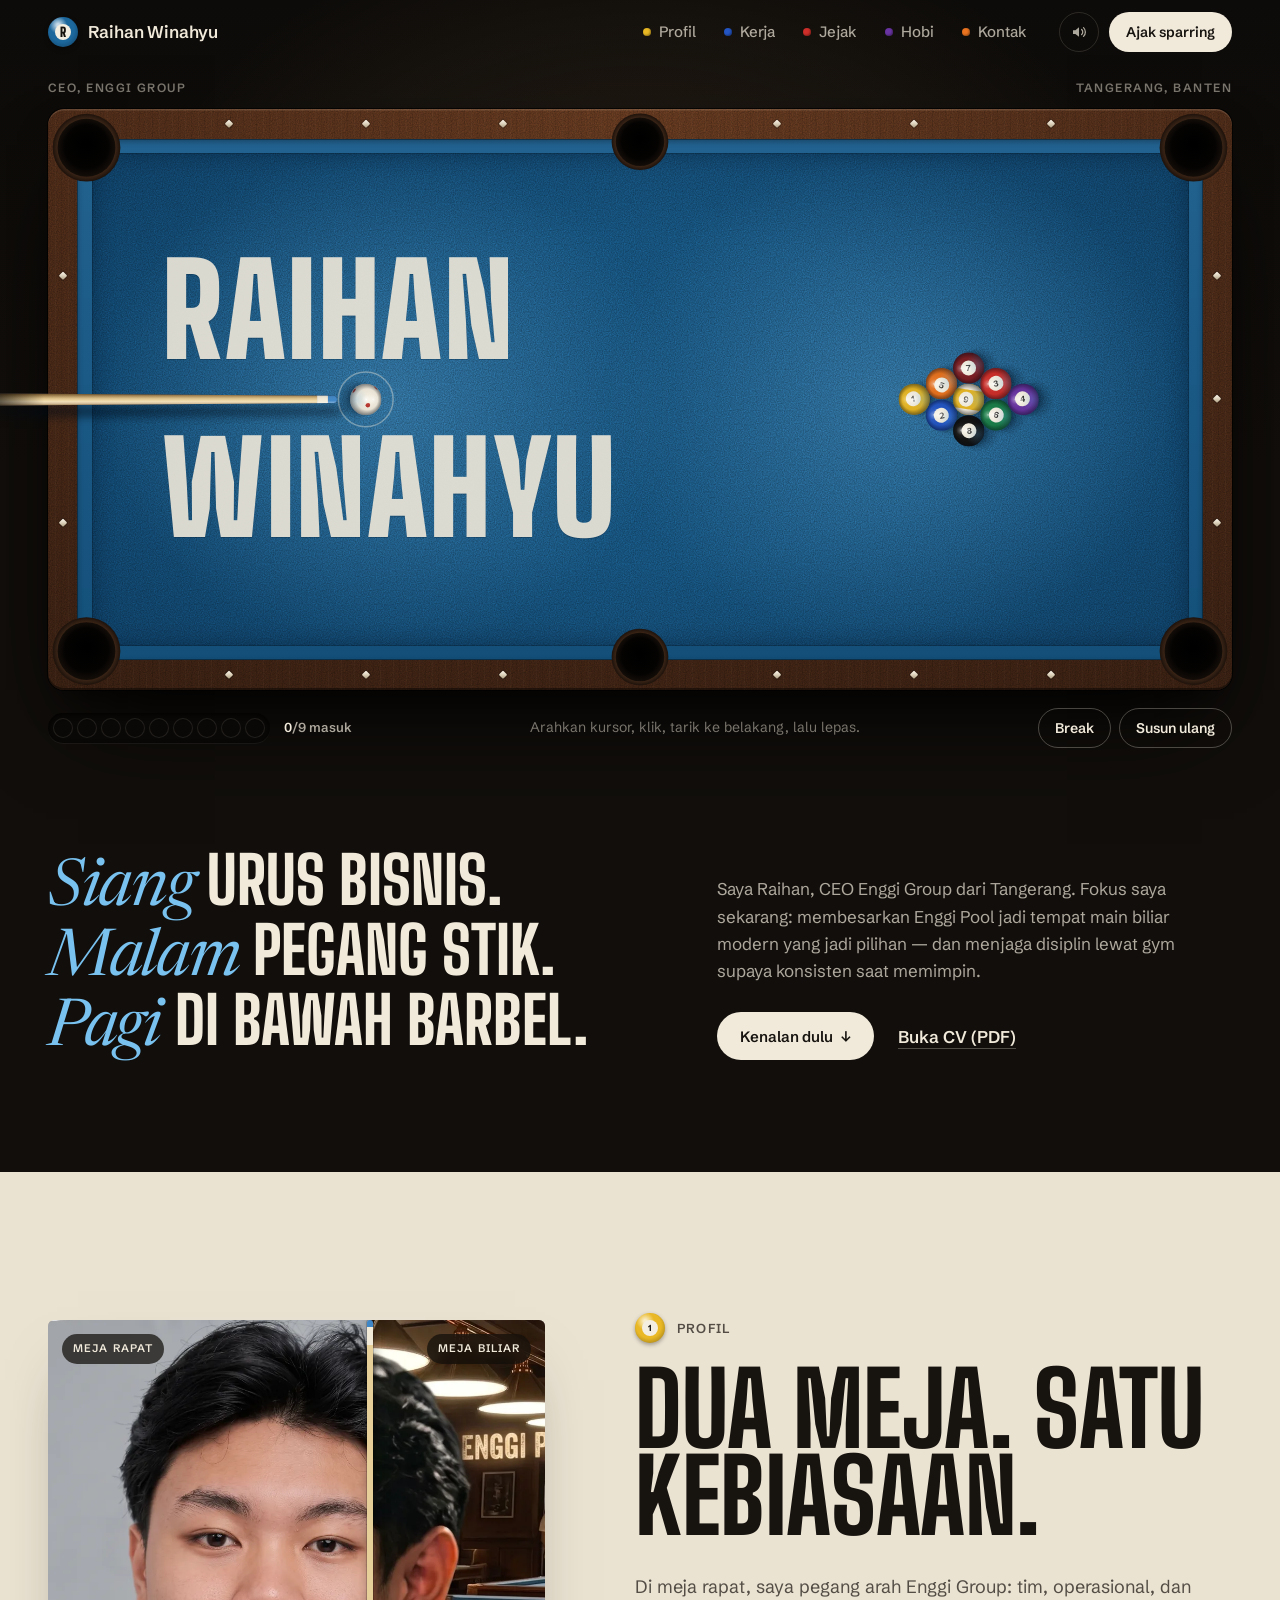
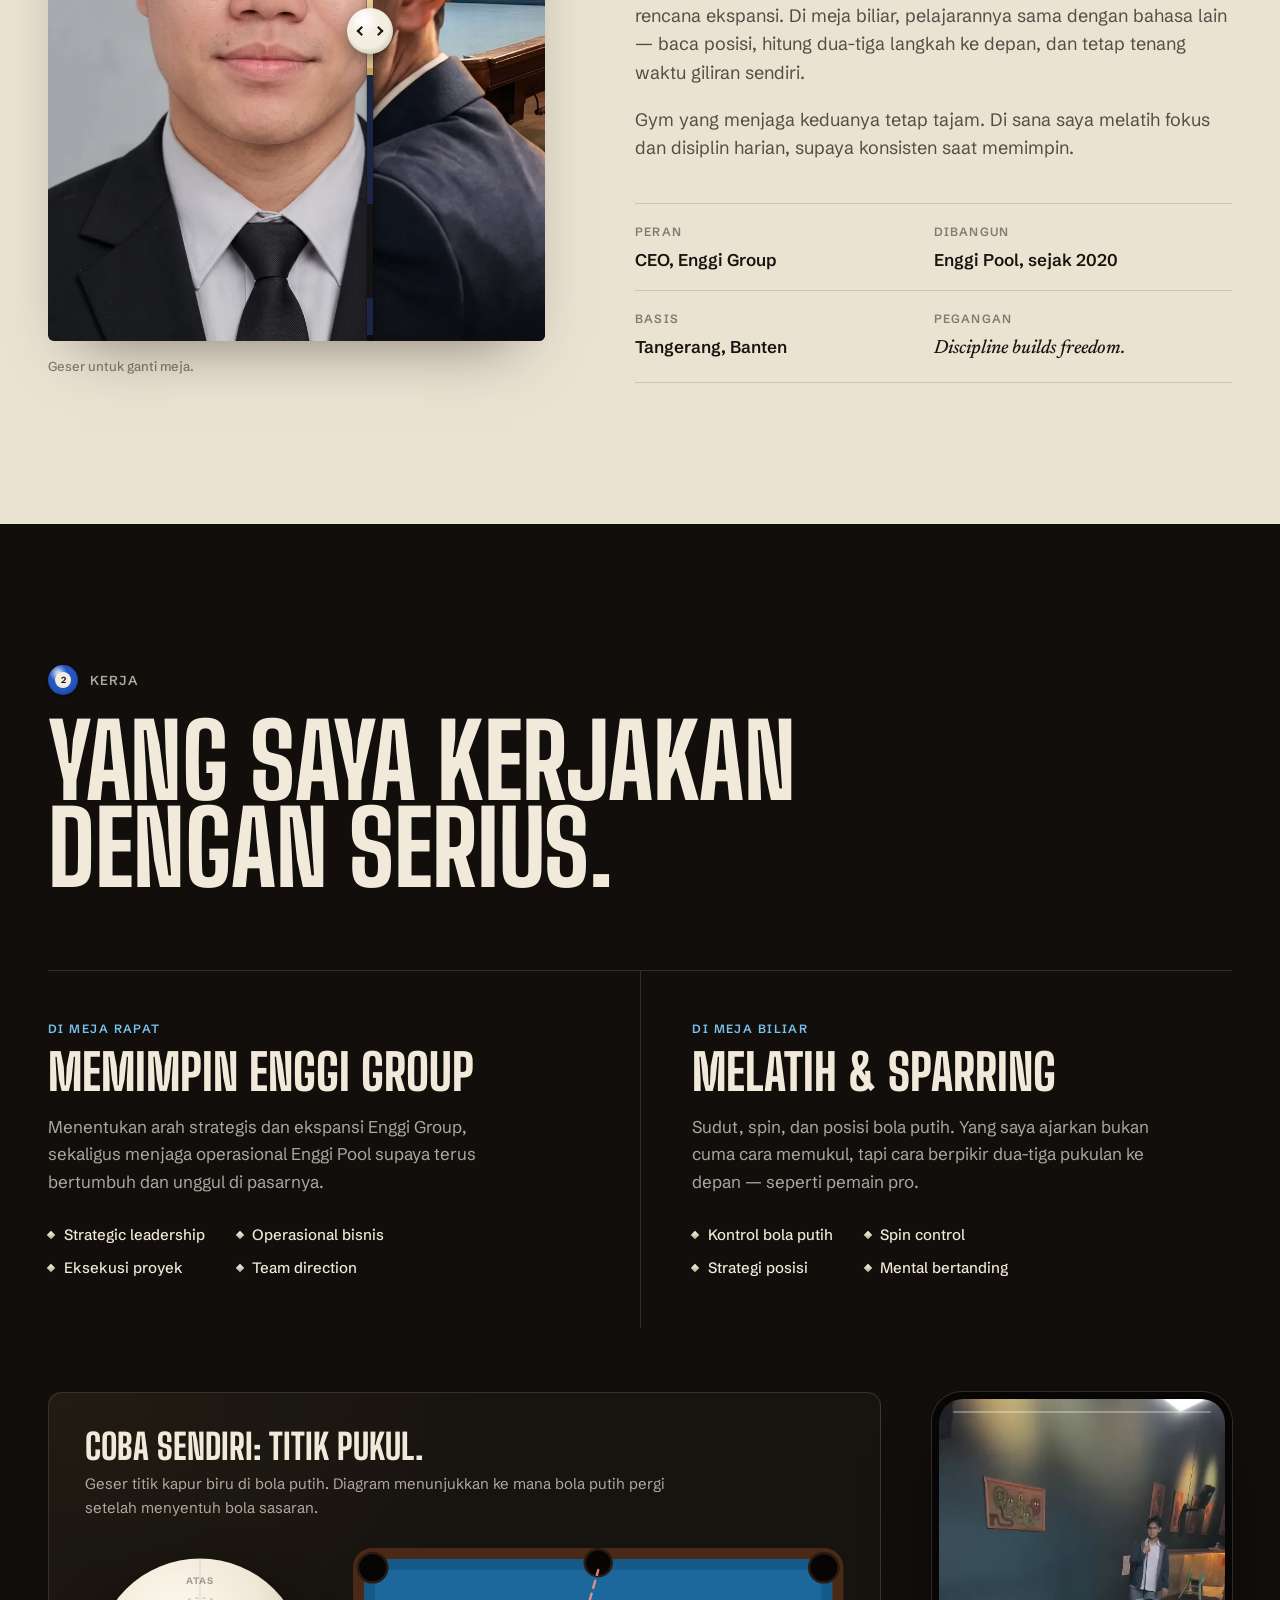
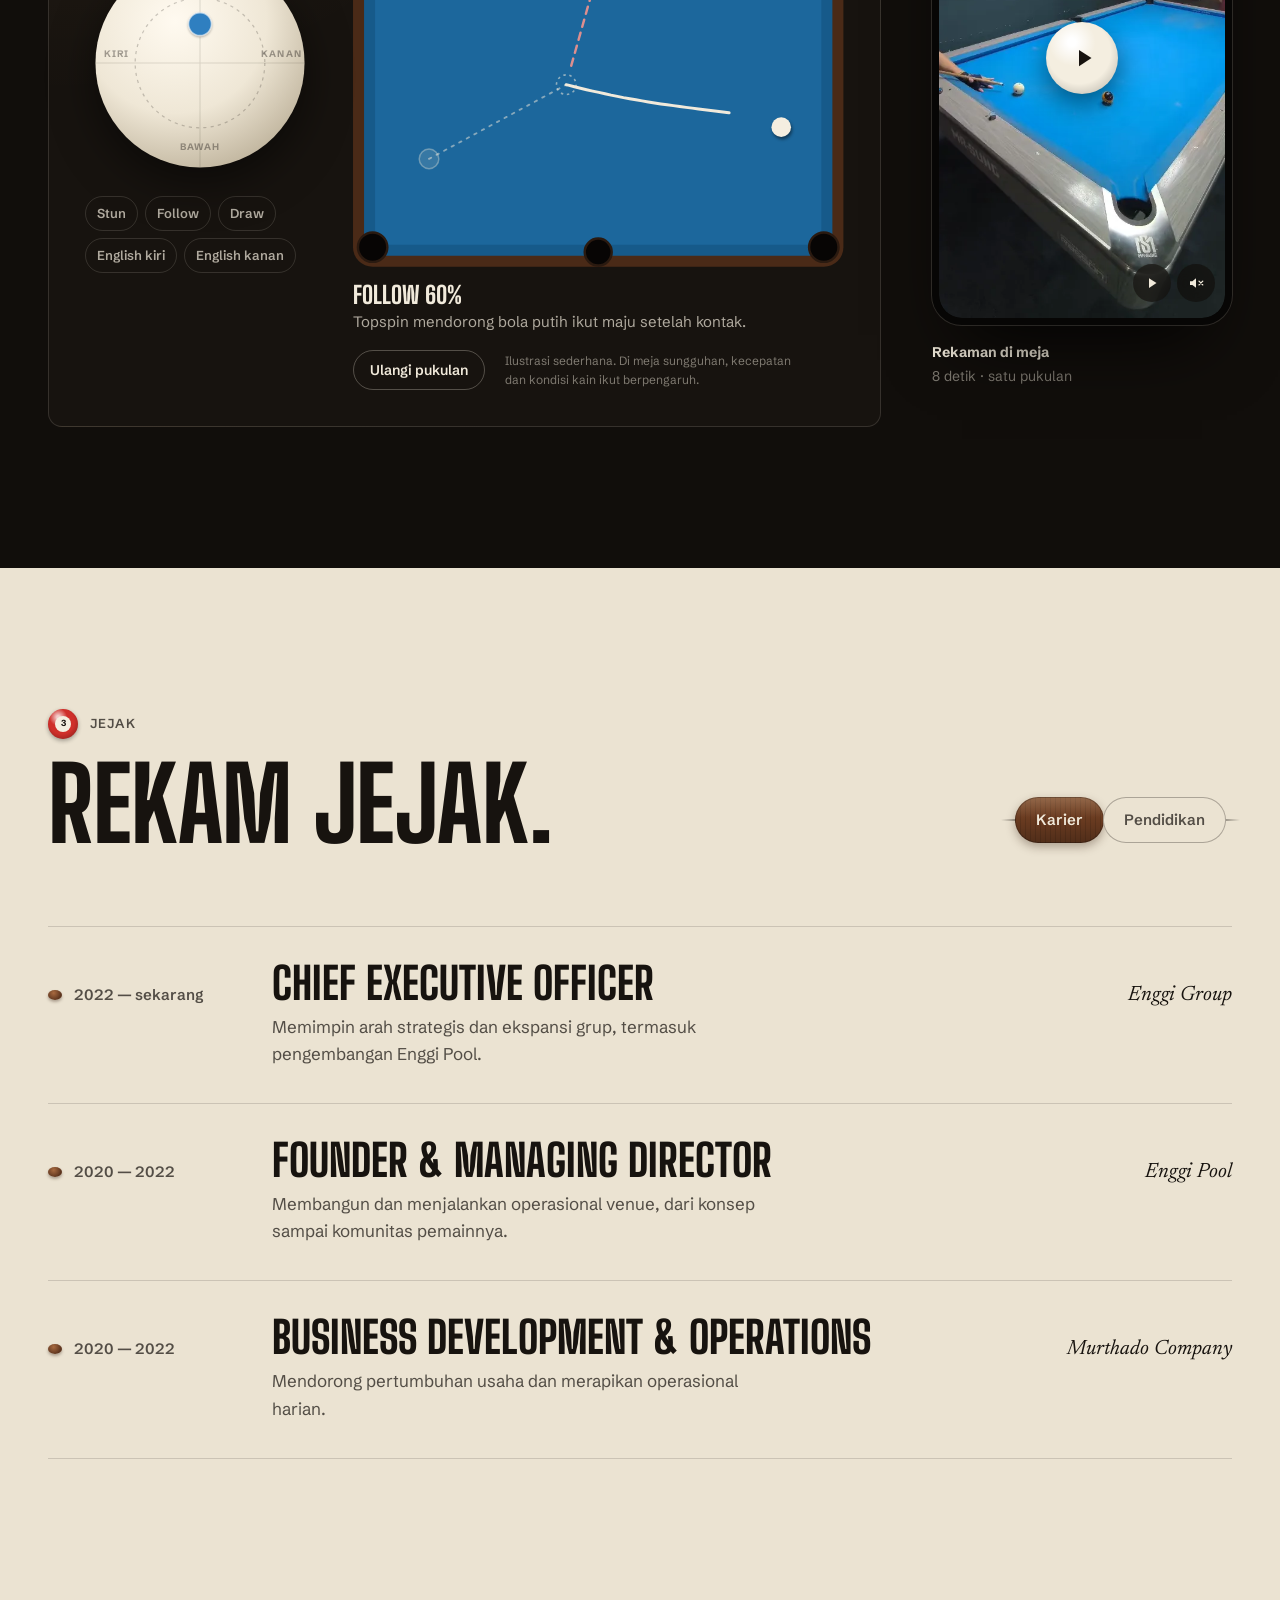
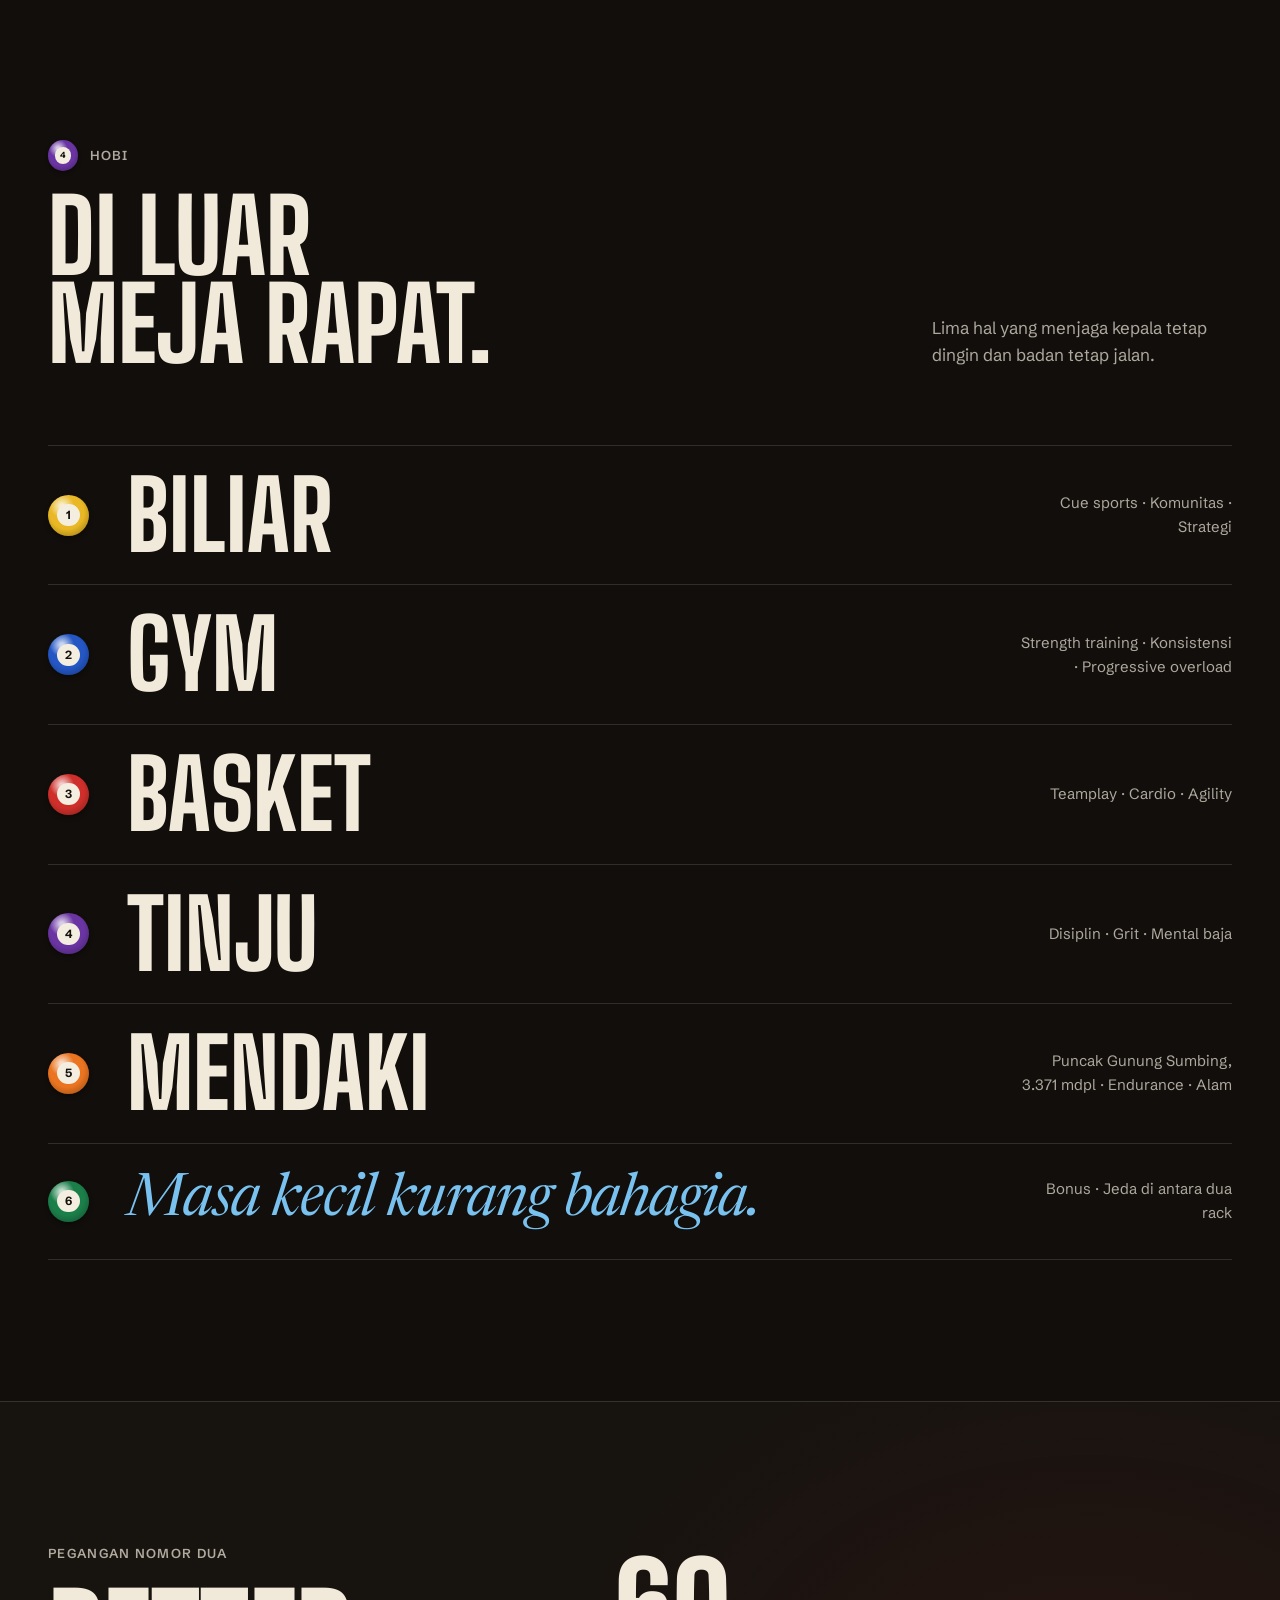
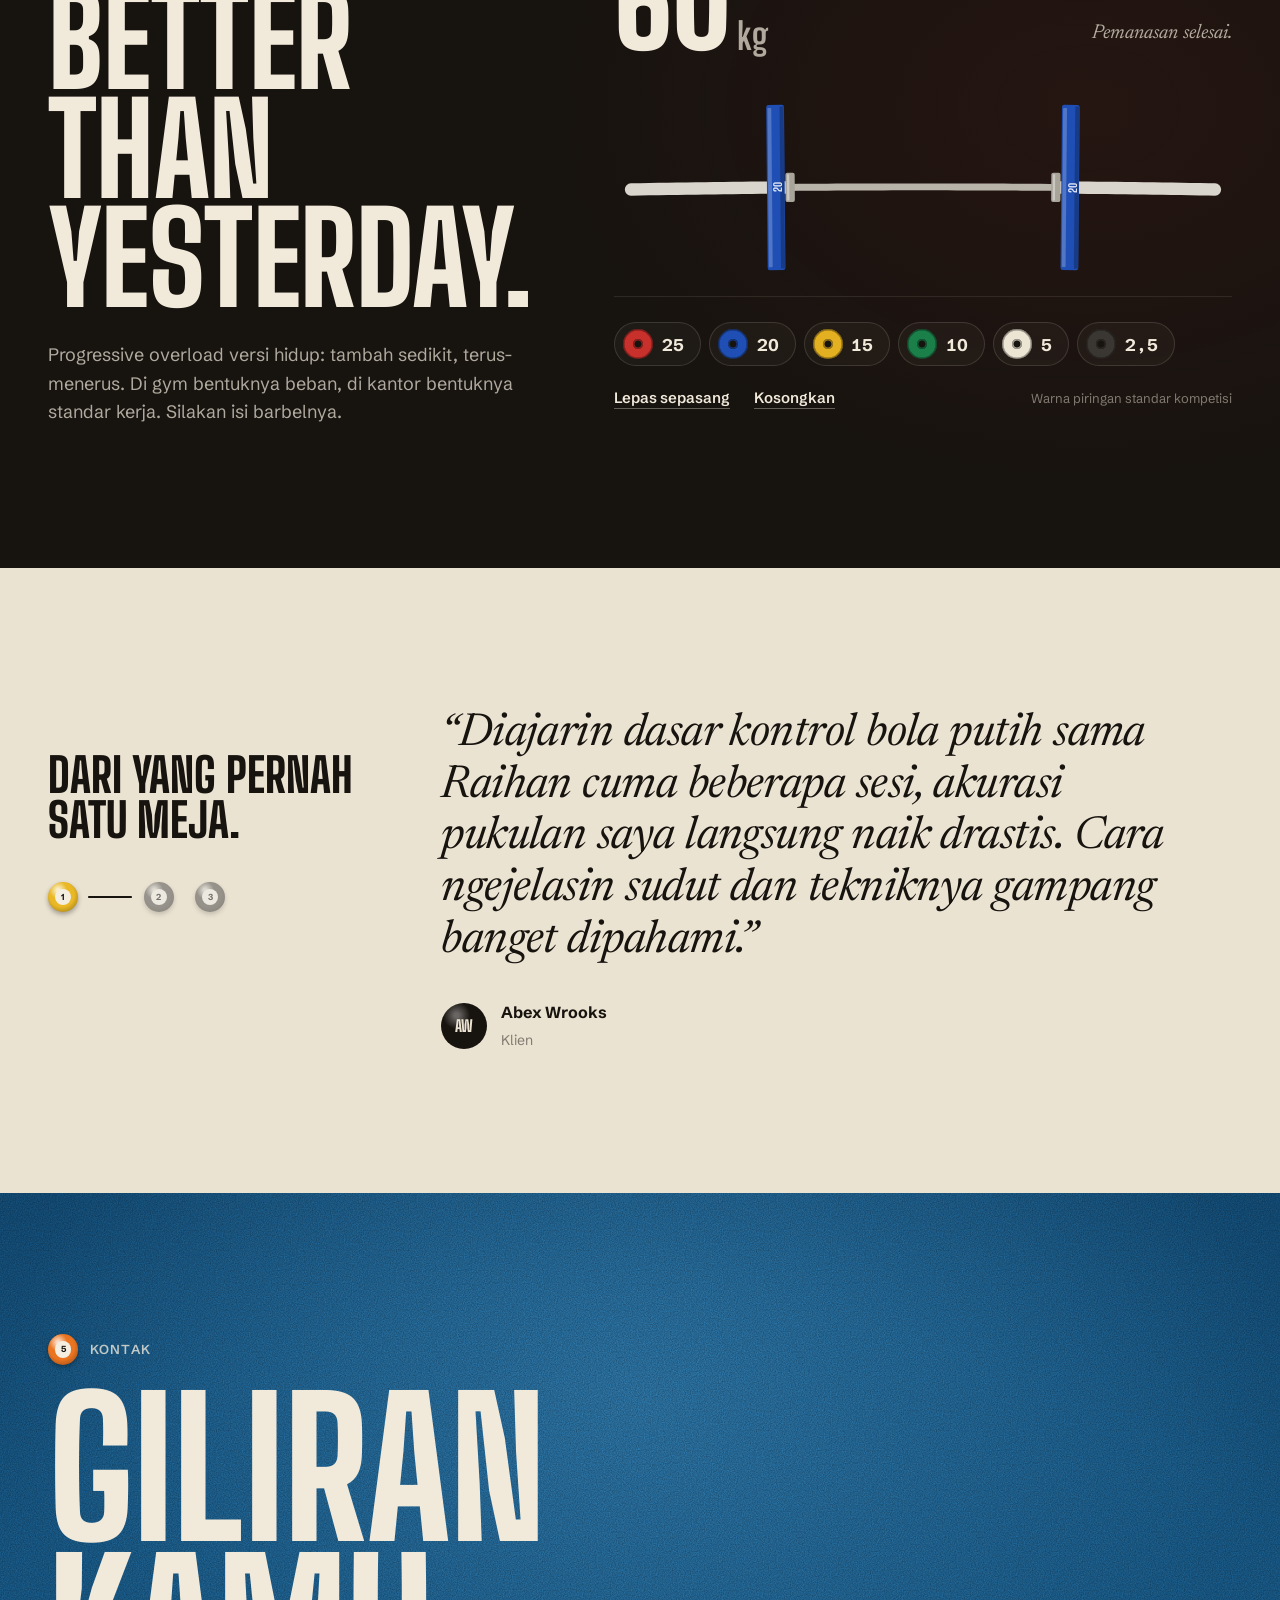
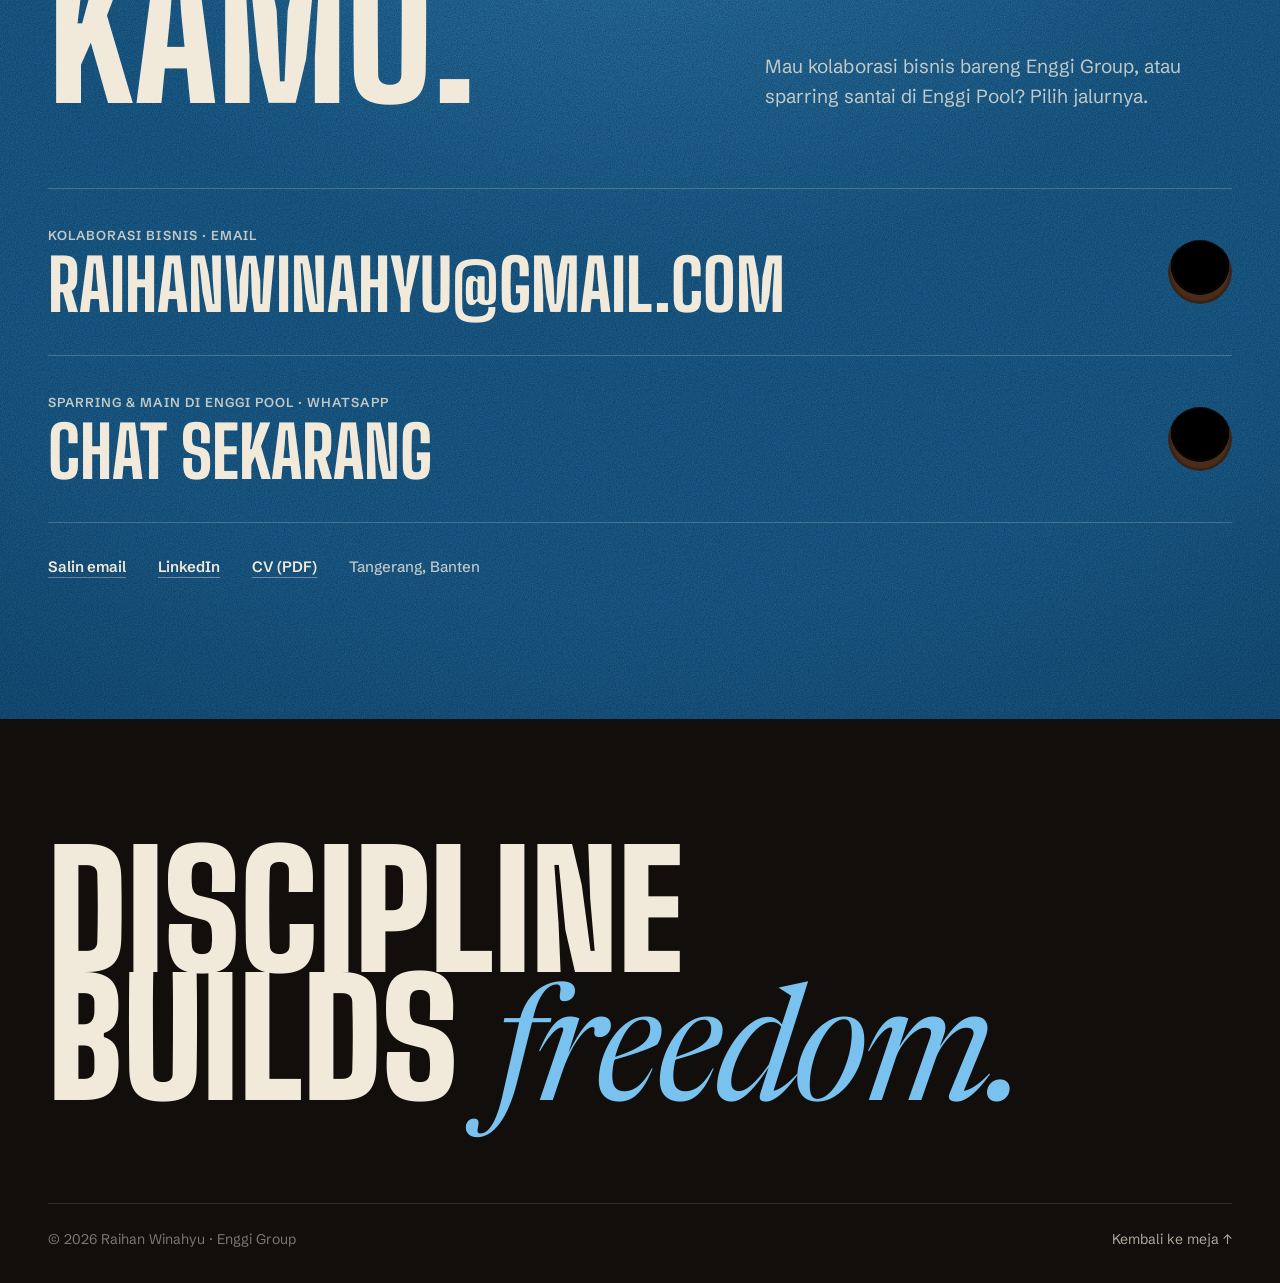
<file: project protfo teman/index.html>
<!doctype html>
<html lang="id" class="no-js">
  <head>
    <meta charset="utf-8">
    <meta name="viewport" content="width=device-width, initial-scale=1, viewport-fit=cover">
    <title>Raihan Winahyu — CEO Enggi Group</title>
    <meta name="description" content="Raihan Winahyu, CEO Enggi Group dari Tangerang. Membesarkan Enggi Pool, melatih biliar, dan menjaga disiplin lewat gym.">
    <meta name="theme-color" content="#110e0b">
    <meta property="og:type" content="profile">
    <meta property="og:title" content="Raihan Winahyu — CEO Enggi Group">
    <meta property="og:description" content="Siang urus bisnis. Malam pegang stik. Pagi di bawah barbel.">
    <meta property="og:image" content="assets/img/opt/raihan-enggi-pool.webp">
    <link rel="icon" href="assets/img/favicon.svg" type="image/svg+xml">
    <link rel="alternate icon" href="assets/img/favicon.png" type="image/png">
    <link rel="preconnect" href="https://fonts.googleapis.com">
    <link rel="preconnect" href="https://fonts.gstatic.com" crossorigin>
    <link rel="stylesheet" href="https://fonts.googleapis.com/css2?family=Big+Shoulders+Display:wght@700..900&family=Newsreader:ital,opsz,wght@1,6..72,400;1,6..72,500&family=Schibsted+Grotesk:wght@400..700&display=swap">
    <link rel="stylesheet" href="assets/css/styles.css">
    <script type="application/ld+json">
      {
        "@context": "https://schema.org",
        "@type": "Person",
        "name": "Raihan Winahyu",
        "jobTitle": "Chief Executive Officer",
        "worksFor": { "@type": "Organization", "name": "Enggi Group" },
        "address": { "@type": "PostalAddress", "addressLocality": "Tangerang", "addressRegion": "Banten", "addressCountry": "ID" },
        "email": "mailto:raihanwinahyu@gmail.com",
        "sameAs": ["https://www.linkedin.com/in/raihanwinahyu"]
      }
    </script>
    <script src="assets/js/core.js" defer></script>
    <script src="assets/js/table.js" defer></script>
    <script src="assets/js/main.js" defer></script>
  </head>
  <body>
    <a class="skip" href="#profil">Langsung ke konten</a>

    <header class="site-header" data-header>
      <div class="site-header__inner wrap">
        <a class="brand" href="#top">
          <span class="ball ball--brand" data-n="R" aria-hidden="true"></span>
          <span class="brand__name">Raihan Winahyu</span>
        </a>

        <nav class="nav" id="nav" aria-label="Navigasi utama">
          <ul class="nav__list">
            <li><a href="#profil"><i class="dot" style="--c: var(--b1)"></i>Profil</a></li>
            <li><a href="#kerja"><i class="dot" style="--c: var(--b2)"></i>Kerja</a></li>
            <li><a href="#jejak"><i class="dot" style="--c: var(--b3)"></i>Jejak</a></li>
            <li><a href="#hobi"><i class="dot" style="--c: var(--b4)"></i>Hobi</a></li>
            <li><a href="#kontak"><i class="dot" style="--c: var(--b5)"></i>Kontak</a></li>
          </ul>
        </nav>

        <div class="site-header__tools">
          <button class="icon-btn" type="button" data-sound-toggle aria-pressed="true">
            <svg class="icon-btn__on" viewBox="0 0 24 24" aria-hidden="true"><path d="M4 9.5h3.2L12 5.6v12.8l-4.8-3.9H4z" fill="currentColor"/><path d="M15.5 8.6a4.6 4.6 0 0 1 0 6.8M18 6.2a8 8 0 0 1 0 11.6" fill="none" stroke="currentColor" stroke-width="1.7" stroke-linecap="round"/></svg>
            <svg class="icon-btn__off" viewBox="0 0 24 24" aria-hidden="true"><path d="M4 9.5h3.2L12 5.6v12.8l-4.8-3.9H4z" fill="currentColor"/><path d="m16 9.5 5 5m0-5-5 5" fill="none" stroke="currentColor" stroke-width="1.7" stroke-linecap="round"/></svg>
            <span class="sr-only">Suara efek</span>
          </button>
          <a class="btn btn--sm site-header__cta" href="#kontak">Ajak sparring</a>
          <button class="menu-btn" type="button" data-menu aria-expanded="false" aria-controls="nav">
            <span class="menu-btn__lines" aria-hidden="true"></span>
            <span class="menu-btn__label">Menu</span>
          </button>
        </div>
      </div>
    </header>

    <main id="top">
      <!-- HERO — a playable table -->
      <section class="hero" data-hero aria-labelledby="hero-name">
        <canvas class="hero__canvas" data-hero-canvas aria-hidden="true"></canvas>

        <div class="hero__meta wrap-table">
          <span>CEO, Enggi Group</span>
          <span>Tangerang, Banten</span>
        </div>

        <div class="table" data-table tabindex="0" role="application" aria-roledescription="meja biliar" aria-label="Meja biliar interaktif. Tarik ke belakang dari bola putih lalu lepas untuk memukul. Dengan keyboard: panah kiri dan kanan untuk membidik, atas dan bawah untuk tenaga, spasi untuk memukul." aria-describedby="table-hint">
          <span class="table__diamonds" data-diamonds aria-hidden="true"></span>
          <div class="table__cushion">
            <div class="table__felt" data-felt>
              <h1 class="table__name" id="hero-name"><span>Raihan</span> <span>Winahyu</span></h1>
            </div>
          </div>
        </div>

        <div class="table-bar wrap-table">
          <div class="tray" aria-label="Bola yang sudah masuk">
            <ol class="tray__slots" data-tray>
              <li></li><li></li><li></li><li></li><li></li><li></li><li></li><li></li><li></li>
            </ol>
            <p class="tray__count"><span data-count>0</span>/9 masuk</p>
          </div>
          <p class="table-bar__hint" id="table-hint" data-hint>Tarik ke belakang dari bola putih, lalu lepas.</p>
          <div class="table-bar__actions">
            <button class="btn btn--ghost btn--sm" type="button" data-break>Break</button>
            <button class="btn btn--ghost btn--sm" type="button" data-rerack>Susun ulang</button>
          </div>
        </div>

        <div class="hero__intro wrap-table">
          <p class="hero__lede" data-reveal><span><em>Siang</em> urus bisnis.</span> <span><em>Malam</em> pegang stik.</span> <span><em>Pagi</em> di bawah barbel.</span></p>
          <div class="hero__body" data-reveal style="--d: 1">
            <p>Saya Raihan, CEO Enggi Group dari Tangerang. Fokus saya sekarang: membesarkan Enggi Pool jadi tempat main biliar modern yang jadi pilihan — dan menjaga disiplin lewat gym supaya konsisten saat memimpin.</p>
            <div class="hero__ctas">
              <a class="btn" href="#profil">Kenalan dulu <span aria-hidden="true">↓</span></a>
              <a class="link" href="assets/pdf/Raihan%20CV.pdf" target="_blank" rel="noopener">Buka CV (PDF)</a>
            </div>
          </div>
        </div>
      </section>

      <!-- 1. PROFIL -->
      <section class="section paper" id="profil" aria-labelledby="profil-title">
        <div class="wrap profil">
          <figure class="duo" data-duo data-reveal>
            <div class="duo__stage">
              <img class="duo__img duo__img--a" src="assets/img/opt/raihan-formal.webp" width="960" height="1225" alt="Raihan Winahyu memakai jas hitam dan dasi" loading="lazy" decoding="async">
              <div class="duo__clip">
                <img class="duo__img duo__img--b" src="assets/img/opt/raihan-enggi-pool.webp" width="1600" height="1184" alt="Raihan tersenyum sambil memegang stik biliar di Enggi Pool" loading="lazy" decoding="async">
              </div>
              <span class="duo__tag duo__tag--a" aria-hidden="true">Meja rapat</span>
              <span class="duo__tag duo__tag--b" aria-hidden="true">Meja biliar</span>
              <div class="duo__handle" aria-hidden="true"><span></span></div>
              <input class="duo__range" type="range" min="0" max="100" value="50" aria-label="Geser untuk membandingkan foto Raihan di meja rapat dan di meja biliar">
            </div>
            <figcaption class="duo__caption">Geser untuk ganti meja.</figcaption>
          </figure>

          <div class="profil__text">
            <p class="kicker" data-reveal><span class="ball" data-n="1" style="--c: var(--b1)"></span>Profil</p>
            <h2 class="display" id="profil-title" data-reveal>Dua meja. Satu kebiasaan.</h2>
            <div class="prose" data-reveal style="--d: 1">
              <p>Di meja rapat, saya pegang arah Enggi Group: tim, operasional, dan rencana ekspansi. Di meja biliar, pelajarannya sama dengan bahasa lain — baca posisi, hitung dua-tiga langkah ke depan, dan tetap tenang waktu giliran sendiri.</p>
              <p>Gym yang menjaga keduanya tetap tajam. Di sana saya melatih fokus dan disiplin harian, supaya konsisten saat memimpin.</p>
            </div>
            <dl class="facts" data-reveal style="--d: 2">
              <div><dt>Peran</dt><dd>CEO, Enggi Group</dd></div>
              <div><dt>Dibangun</dt><dd>Enggi Pool, sejak 2020</dd></div>
              <div><dt>Basis</dt><dd>Tangerang, Banten</dd></div>
              <div><dt>Pegangan</dt><dd><em>Discipline builds freedom.</em></dd></div>
            </dl>
          </div>
        </div>
      </section>

      <!-- 2. KERJA -->
      <section class="section dark" id="kerja" aria-labelledby="kerja-title">
        <div class="wrap">
          <header class="section-head">
            <p class="kicker" data-reveal><span class="ball" data-n="2" style="--c: var(--b2)"></span>Kerja</p>
            <h2 class="display" id="kerja-title" data-reveal>Yang saya kerjakan<br> dengan serius.</h2>
          </header>

          <div class="roles">
            <article class="role" data-reveal>
              <p class="role__tag">Di meja rapat</p>
              <h3 class="role__title">Memimpin Enggi Group</h3>
              <p class="role__text">Menentukan arah strategis dan ekspansi Enggi Group, sekaligus menjaga operasional Enggi Pool supaya terus bertumbuh dan unggul di pasarnya.</p>
              <ul class="role__list">
                <li>Strategic leadership</li>
                <li>Operasional bisnis</li>
                <li>Eksekusi proyek</li>
                <li>Team direction</li>
              </ul>
            </article>
            <article class="role" data-reveal style="--d: 1">
              <p class="role__tag">Di meja biliar</p>
              <h3 class="role__title">Melatih &amp; sparring</h3>
              <p class="role__text">Sudut, spin, dan posisi bola putih. Yang saya ajarkan bukan cuma cara memukul, tapi cara berpikir dua-tiga pukulan ke depan — seperti pemain pro.</p>
              <ul class="role__list">
                <li>Kontrol bola putih</li>
                <li>Spin control</li>
                <li>Strategi posisi</li>
                <li>Mental bertanding</li>
              </ul>
            </article>
          </div>

          <div class="lab">
            <div class="spin" data-spin data-reveal>
              <div class="spin__intro">
                <h3 class="spin__title">Coba sendiri: titik pukul.</h3>
                <p>Geser titik kapur biru di bola putih. Diagram menunjukkan ke mana bola putih pergi setelah menyentuh bola sasaran.</p>
              </div>

              <div class="spin__grid">
                <div class="spin__control">
                  <svg class="spin__face" data-spin-face viewBox="-110 -110 220 220" tabindex="0" role="img" aria-label="Bola putih. Gunakan tombol panah untuk menggeser titik pukul." aria-describedby="spin-readout">
                    <defs>
                      <radialGradient id="cueShade" cx="38%" cy="30%" r="80%">
                        <stop offset="0" stop-color="#fffaf0"/>
                        <stop offset=".55" stop-color="#efe7d6"/>
                        <stop offset="1" stop-color="#b9ad95"/>
                      </radialGradient>
                    </defs>
                    <circle r="100" fill="url(#cueShade)"/>
                    <circle class="spin__limit" r="62"/>
                    <path class="spin__cross" d="M-100 0H100M0-100V100"/>
                    <text class="spin__axis" x="0" y="-76">ATAS</text>
                    <text class="spin__axis" x="0" y="83">BAWAH</text>
                    <text class="spin__axis" x="-80" y="-6">KIRI</text>
                    <text class="spin__axis" x="78" y="-6">KANAN</text>
                    <circle class="spin__dot" data-spin-dot r="11" cx="0" cy="-31"/>
                  </svg>
                  <div class="spin__presets" role="group" aria-label="Contoh pukulan">
                    <button type="button" data-preset="0,0">Stun</button>
                    <button type="button" data-preset="0,0.75">Follow</button>
                    <button type="button" data-preset="0,-0.85">Draw</button>
                    <button type="button" data-preset="-0.7,0">English kiri</button>
                    <button type="button" data-preset="0.7,0">English kanan</button>
                  </div>
                </div>

                <div class="spin__view">
                  <svg class="spin__diagram" data-spin-diagram viewBox="0 0 400 260" aria-hidden="true">
                    <rect class="d-rail" width="400" height="260" rx="16"/>
                    <rect class="d-cushion" x="9" y="9" width="382" height="242" rx="5"/>
                    <rect class="d-felt" x="18" y="18" width="364" height="224"/>
                    <g class="d-pockets">
                      <circle cx="16" cy="16" r="12"/><circle cx="384" cy="16" r="12"/>
                      <circle cx="16" cy="244" r="12"/><circle cx="384" cy="244" r="12"/>
                      <circle cx="200" cy="12" r="11"/><circle cx="200" cy="248" r="11"/>
                    </g>
                    <line class="d-line d-line--cue" data-d-cue-line/>
                    <line class="d-line d-line--obj" data-d-obj-line/>
                    <path class="d-line d-line--post" data-d-post/>
                    <circle class="d-ghost" data-d-ghost r="8"/>
                    <circle class="d-start" data-d-start r="8"/>
                    <circle class="d-ball d-ball--obj" data-d-obj r="8"/>
                    <circle class="d-ball d-ball--cue" data-d-cue r="8"/>
                  </svg>
                  <p class="spin__readout" id="spin-readout" aria-live="polite"><strong data-spin-name>Follow</strong> <span data-spin-desc></span></p>
                  <div class="spin__foot">
                    <button class="btn btn--ghost btn--sm" type="button" data-spin-replay>Ulangi pukulan</button>
                    <small>Ilustrasi sederhana. Di meja sungguhan, kecepatan dan kondisi kain ikut berpengaruh.</small>
                  </div>
                </div>
              </div>
            </div>

            <figure class="reel" data-reel data-reveal style="--d: 1">
              <div class="reel__frame">
                <video class="reel__video" poster="assets/img/opt/video-poster.webp" muted loop playsinline webkit-playsinline preload="metadata" width="480" height="864" aria-label="Rekaman Raihan melakukan pukulan di meja biliar">
                  <source src="assets/video/portfolio.mp.mp4" type="video/mp4">
                </video>
                <button class="reel__big" type="button" data-reel-big aria-label="Putar video">
                  <svg viewBox="0 0 24 24" aria-hidden="true"><path d="M8 5.5v13l10-6.5z" fill="currentColor"/></svg>
                </button>
                <p class="reel__error" data-reel-error hidden>Video tidak bisa dimuat di sini. <a href="assets/video/portfolio.mp.mp4" target="_blank" rel="noopener">Buka videonya langsung</a>.</p>
                <div class="reel__controls">
                  <button class="reel__btn" type="button" data-reel-play aria-label="Putar video">
                    <svg class="i-play" viewBox="0 0 24 24" aria-hidden="true"><path d="M8 5.5v13l10-6.5z" fill="currentColor"/></svg>
                    <svg class="i-pause" viewBox="0 0 24 24" aria-hidden="true"><path d="M7 5h3.5v14H7zM13.5 5H17v14h-3.5z" fill="currentColor"/></svg>
                  </button>
                  <button class="reel__btn" type="button" data-reel-sound aria-pressed="false" aria-label="Nyalakan suara video">
                    <svg class="i-muted" viewBox="0 0 24 24" aria-hidden="true"><path d="M4 9.5h3.2L12 5.6v12.8l-4.8-3.9H4z" fill="currentColor"/><path d="m16 9.5 5 5m0-5-5 5" fill="none" stroke="currentColor" stroke-width="1.8" stroke-linecap="round"/></svg>
                    <svg class="i-sound" viewBox="0 0 24 24" aria-hidden="true"><path d="M4 9.5h3.2L12 5.6v12.8l-4.8-3.9H4z" fill="currentColor"/><path d="M15.5 8.6a4.6 4.6 0 0 1 0 6.8M18 6.2a8 8 0 0 1 0 11.6" fill="none" stroke="currentColor" stroke-width="1.8" stroke-linecap="round"/></svg>
                  </button>
                </div>
                <div class="reel__progress" aria-hidden="true"><span data-reel-progress></span></div>
              </div>
              <figcaption class="reel__caption"><strong>Rekaman di meja</strong><span>8 detik · satu pukulan</span></figcaption>
            </figure>
          </div>
        </div>
      </section>

      <!-- 3. JEJAK -->
      <section class="section paper" id="jejak" aria-labelledby="jejak-title">
        <div class="wrap">
          <header class="section-head section-head--split">
            <div>
              <p class="kicker" data-reveal><span class="ball" data-n="3" style="--c: var(--b3)"></span>Jejak</p>
              <h2 class="display" id="jejak-title" data-reveal>Rekam jejak.</h2>
            </div>
            <div class="wire" role="tablist" aria-label="Jenis rekam jejak" data-reveal>
              <button class="wire__tab" type="button" role="tab" id="tab-karier" aria-selected="true" aria-controls="panel-karier">Karier</button>
              <button class="wire__tab" type="button" role="tab" id="tab-pendidikan" aria-selected="false" aria-controls="panel-pendidikan" tabindex="-1">Pendidikan</button>
              <span class="wire__bead" aria-hidden="true"></span>
            </div>
          </header>

          <div class="track" id="panel-karier" role="tabpanel" aria-labelledby="tab-karier" tabindex="0">
            <ol class="track__list">
              <li class="track__row">
                <span class="track__year">2022 — sekarang</span>
                <div class="track__main">
                  <h3>Chief Executive Officer</h3>
                  <p>Memimpin arah strategis dan ekspansi grup, termasuk pengembangan Enggi Pool.</p>
                </div>
                <span class="track__org">Enggi Group</span>
              </li>
              <li class="track__row">
                <span class="track__year">2020 — 2022</span>
                <div class="track__main">
                  <h3>Founder &amp; Managing Director</h3>
                  <p>Membangun dan menjalankan operasional venue, dari konsep sampai komunitas pemainnya.</p>
                </div>
                <span class="track__org">Enggi Pool</span>
              </li>
              <li class="track__row">
                <span class="track__year">2020 — 2022</span>
                <div class="track__main">
                  <h3>Business Development &amp; Operations</h3>
                  <p>Mendorong pertumbuhan usaha dan merapikan operasional harian.</p>
                </div>
                <span class="track__org">Murthado Company</span>
              </li>
            </ol>
          </div>

          <div class="track" id="panel-pendidikan" role="tabpanel" aria-labelledby="tab-pendidikan" tabindex="0" hidden>
            <ol class="track__list">
              <li class="track__row">
                <span class="track__year">2026</span>
                <div class="track__main">
                  <h3>SMA Yuppentek 1</h3>
                  <p>Jurusan IPA, Tangerang.</p>
                </div>
                <span class="track__org">Sekolah menengah atas</span>
              </li>
              <li class="track__row">
                <span class="track__year">2024</span>
                <div class="track__main">
                  <h3>SMP Al-Darul Mustafa</h3>
                  <p>Lulus.</p>
                </div>
                <span class="track__org">Sekolah menengah pertama</span>
              </li>
              <li class="track__row">
                <span class="track__year">2021</span>
                <div class="track__main">
                  <h3>SD Yayasan Enggi</h3>
                  <p>Lulus.</p>
                </div>
                <span class="track__org">Sekolah dasar</span>
              </li>
            </ol>
          </div>
        </div>
      </section>

      <!-- 4. HOBI -->
      <section class="section dark" id="hobi" aria-labelledby="hobi-title">
        <div class="wrap">
          <header class="section-head section-head--split">
            <div>
              <p class="kicker" data-reveal><span class="ball" data-n="4" style="--c: var(--b4)"></span>Hobi</p>
              <h2 class="display" id="hobi-title" data-reveal>Di luar<br> meja rapat.</h2>
            </div>
            <p class="section-head__aside" data-reveal>Lima hal yang menjaga kepala tetap dingin dan badan tetap jalan.</p>
          </header>

          <ol class="hobbies" data-hobbies>
            <li class="hobby" data-reveal data-img="assets/img/opt/hobi-biliar.webp">
              <span class="ball hobby__ball" data-n="1" style="--c: var(--b1)" aria-hidden="true"></span>
              <h3 class="hobby__name">Biliar</h3>
              <p class="hobby__tags">Cue sports · Komunitas · Strategi</p>
              <img class="hobby__thumb" src="assets/img/opt/hobi-biliar.webp" width="500" height="333" alt="Meja biliar berkain merah dengan bola berserakan" loading="lazy" decoding="async">
            </li>
            <li class="hobby" data-reveal data-img="assets/img/opt/hobi-gym.webp" data-pos="50% 30%">
              <span class="ball hobby__ball" data-n="2" style="--c: var(--b2)" aria-hidden="true"></span>
              <h3 class="hobby__name">Gym</h3>
              <p class="hobby__tags">Strength training · Konsistensi · Progressive overload</p>
              <img class="hobby__thumb" src="assets/img/opt/hobi-gym.webp" width="685" height="900" alt="Raihan berfoto di cermin gym dengan kaus tanpa lengan" style="object-position: 50% 30%" loading="lazy" decoding="async">
            </li>
            <li class="hobby" data-reveal data-img="assets/img/opt/hobi-basket.webp" data-pos="48% 35%">
              <span class="ball hobby__ball" data-n="3" style="--c: var(--b3)" aria-hidden="true"></span>
              <h3 class="hobby__name">Basket</h3>
              <p class="hobby__tags">Teamplay · Cardio · Agility</p>
              <img class="hobby__thumb" src="assets/img/opt/hobi-basket.webp" width="900" height="834" alt="Raihan memakai jersey basket Chicago Bulls" style="object-position: 48% 35%" loading="lazy" decoding="async">
            </li>
            <li class="hobby" data-reveal data-img="assets/img/opt/hobi-tinju.webp" data-pos="50% 28%">
              <span class="ball hobby__ball" data-n="4" style="--c: var(--b4)" aria-hidden="true"></span>
              <h3 class="hobby__name">Tinju</h3>
              <p class="hobby__tags">Disiplin · Grit · Mental baja</p>
              <img class="hobby__thumb" src="assets/img/opt/hobi-tinju.webp" width="685" height="900" alt="Raihan berpose dengan hand wrap merah di ring tinju" style="object-position: 50% 28%" loading="lazy" decoding="async">
            </li>
            <li class="hobby" data-reveal data-img="assets/img/opt/hobi-mendaki.webp" data-pos="52% 45%">
              <span class="ball hobby__ball" data-n="5" style="--c: var(--b5)" aria-hidden="true"></span>
              <h3 class="hobby__name">Mendaki</h3>
              <p class="hobby__tags">Puncak Gunung Sumbing, 3.371&nbsp;mdpl · Endurance · Alam</p>
              <img class="hobby__thumb" src="assets/img/opt/hobi-mendaki.webp" width="900" height="744" alt="Raihan di puncak Gunung Sumbing memegang papan 3.371 mdpl" style="object-position: 52% 45%" loading="lazy" decoding="async">
            </li>
            <li class="hobby hobby--bonus" data-reveal data-img="assets/img/opt/hobi-perosotan.webp" data-pos="50% 30%">
              <span class="ball hobby__ball" data-n="6" style="--c: var(--b6)" aria-hidden="true"></span>
              <h3 class="hobby__name">Masa kecil kurang bahagia.</h3>
              <p class="hobby__tags">Bonus · Jeda di antara dua rack</p>
              <img class="hobby__thumb" src="assets/img/opt/hobi-perosotan.webp" width="649" height="900" alt="Raihan main perosotan anak-anak di samping meja biliar" style="object-position: 50% 30%" loading="lazy" decoding="async">
            </li>
          </ol>
          <div class="hobby-float" data-hobby-float aria-hidden="true"></div>
        </div>
      </section>

      <!-- GYM — progressive overload -->
      <section class="section dark gym" id="gym" aria-labelledby="gym-title">
        <div class="wrap gym__grid">
          <div class="gym__text">
            <p class="kicker" data-reveal>Pegangan nomor dua</p>
            <h2 class="display display--xl" id="gym-title" data-reveal>Better than yesterday.</h2>
            <p class="gym__lede" data-reveal style="--d: 1">Progressive overload versi hidup: tambah sedikit, terus-menerus. Di gym bentuknya beban, di kantor bentuknya standar kerja. Silakan isi barbelnya.</p>
          </div>

          <div class="barbell" data-barbell data-reveal style="--d: 1">
            <div class="barbell__head">
              <p class="barbell__total"><output data-bb-total aria-live="off">20</output><span>kg</span></p>
              <p class="barbell__msg" data-bb-msg aria-live="polite">Bar kosong. Semua mulai dari sini.</p>
            </div>
            <svg class="barbell__svg" data-bb-svg viewBox="0 0 800 300" role="img" aria-label="Barbel dengan piringan yang bisa ditambah">
              <line class="bb-floor" x1="0" y1="292" x2="800" y2="292"/>
              <polyline class="bb-shaft" data-bb-shaft/>
              <polyline class="bb-sleeve" data-bb-sleeve-l/>
              <polyline class="bb-sleeve" data-bb-sleeve-r/>
              <g data-bb-plates></g>
              <g data-bb-collars></g>
            </svg>
            <div class="barbell__plates" role="group" aria-label="Tambah sepasang piringan">
              <button type="button" class="plate-btn" data-plate="25" style="--c: #c8302b" aria-label="Tambah sepasang piringan 25 kilogram"><i></i>25</button>
              <button type="button" class="plate-btn" data-plate="20" style="--c: #1f4fb4" aria-label="Tambah sepasang piringan 20 kilogram"><i></i>20</button>
              <button type="button" class="plate-btn" data-plate="15" style="--c: #e2b021" aria-label="Tambah sepasang piringan 15 kilogram"><i></i>15</button>
              <button type="button" class="plate-btn" data-plate="10" style="--c: #1b7f4a" aria-label="Tambah sepasang piringan 10 kilogram"><i></i>10</button>
              <button type="button" class="plate-btn" data-plate="5" style="--c: #ece5d4" aria-label="Tambah sepasang piringan 5 kilogram"><i></i>5</button>
              <button type="button" class="plate-btn" data-plate="2.5" style="--c: #3a3631" aria-label="Tambah sepasang piringan 2,5 kilogram"><i></i>2,5</button>
            </div>
            <div class="barbell__actions">
              <button type="button" class="link-btn" data-bb-undo>Lepas sepasang</button>
              <button type="button" class="link-btn" data-bb-clear>Kosongkan</button>
              <span class="barbell__note">Warna piringan standar kompetisi</span>
            </div>
          </div>
        </div>
      </section>

      <!-- TESTIMONI -->
      <section class="section paper" id="kata" aria-labelledby="kata-title">
        <div class="wrap quotes" data-quotes>
          <div class="quotes__side">
            <p class="kicker" data-reveal>Kata mereka</p>
            <h2 class="quotes__title" id="kata-title" data-reveal>Dari yang pernah satu meja.</h2>
            <div class="quotes__nav" role="tablist" aria-label="Pilih testimoni" data-reveal>
              <button type="button" role="tab" class="quotes__btn" aria-selected="true" aria-controls="q1" id="qt1"><span class="ball" data-n="1" style="--c: var(--b1)"></span><span class="quotes__bar"></span></button>
              <button type="button" role="tab" class="quotes__btn" aria-selected="false" aria-controls="q2" id="qt2" tabindex="-1"><span class="ball" data-n="2" style="--c: var(--b2)"></span><span class="quotes__bar"></span></button>
              <button type="button" role="tab" class="quotes__btn" aria-selected="false" aria-controls="q3" id="qt3" tabindex="-1"><span class="ball" data-n="3" style="--c: var(--b3)"></span><span class="quotes__bar"></span></button>
            </div>
          </div>
          <div class="quotes__stage" data-reveal style="--d: 1">
            <figure class="quote is-active" id="q1" role="tabpanel" aria-labelledby="qt1">
              <blockquote><p>“Diajarin dasar kontrol bola putih sama Raihan cuma beberapa sesi, akurasi pukulan saya langsung naik drastis. Cara ngejelasin sudut dan tekniknya gampang banget dipahami.”</p></blockquote>
              <figcaption><span class="avatar" aria-hidden="true">AW</span><span><strong>Abex Wrooks</strong><small>Klien</small></span></figcaption>
            </figure>
            <figure class="quote" id="q2" role="tabpanel" aria-labelledby="qt2" hidden>
              <blockquote><p>“Dulu sering miss bola gampang, tapi setelah dilatih teknik grip dan fokus sama Raihan, konsistensi saya ningkat jauh. Sekarang jauh lebih percaya diri pas tanding.”</p></blockquote>
              <figcaption><span class="avatar" aria-hidden="true">WM</span><span><strong>Willer Morth</strong><small>Partner proyek</small></span></figcaption>
            </figure>
            <figure class="quote" id="q3" role="tabpanel" aria-labelledby="qt3" hidden>
              <blockquote><p>“Bimbingan dari Raihan ngebuka cara pandang baru soal strategi meja. Bukan cuma diajarin cara mukul, tapi diajarin mikir 2–3 langkah ke depan layaknya pemain pro.”</p></blockquote>
              <figcaption><span class="avatar" aria-hidden="true">LL</span><span><strong>Llemi Llorens</strong><small>Klien</small></span></figcaption>
            </figure>
          </div>
        </div>
      </section>

      <!-- 5. KONTAK -->
      <section class="section felt contact" id="kontak" aria-labelledby="kontak-title">
        <div class="wrap">
          <p class="kicker" data-reveal><span class="ball" data-n="5" style="--c: var(--b5)"></span>Kontak</p>
          <div class="contact__head">
            <h2 class="display display--xxl" id="kontak-title" data-reveal>Giliran kamu.</h2>
            <p class="contact__lede" data-reveal style="--d: 1">Mau kolaborasi bisnis bareng Enggi Group, atau sparring santai di Enggi Pool? Pilih jalurnya.</p>
          </div>

          <div class="paths">
            <a class="path" data-reveal href="mailto:raihanwinahyu@gmail.com?subject=Kolaborasi%20dengan%20Enggi%20Group">
              <span class="path__label">Kolaborasi bisnis · Email</span>
              <span class="path__value">raihanwinahyu<wbr>@gmail.com</span>
              <span class="path__pocket" aria-hidden="true"></span>
            </a>
            <a class="path" data-reveal style="--d: 1" href="https://wa.me/6289631009851?text=Halo%20Raihan%2C%20saya%20mau%20sparring%20di%20Enggi%20Pool." target="_blank" rel="noopener">
              <span class="path__label">Sparring &amp; main di Enggi Pool · WhatsApp</span>
              <span class="path__value">Chat sekarang</span>
              <span class="path__pocket" aria-hidden="true"></span>
            </a>
          </div>

          <ul class="contact__meta" data-reveal>
            <li><button class="link-btn" type="button" data-copy="raihanwinahyu@gmail.com">Salin email</button></li>
            <li><a href="https://www.linkedin.com/in/raihanwinahyu" target="_blank" rel="noopener">LinkedIn</a></li>
            <li><a href="assets/pdf/Raihan%20CV.pdf" target="_blank" rel="noopener">CV (PDF)</a></li>
            <li><span>Tangerang, Banten</span></li>
          </ul>
        </div>
      </section>
    </main>

    <footer class="site-footer">
      <div class="wrap">
        <p class="site-footer__motto" aria-label="Discipline builds freedom.">Discipline builds <em>freedom.</em></p>
        <div class="site-footer__row">
          <span>© <span data-year>2026</span> Raihan Winahyu · Enggi Group</span>
          <a href="#top">Kembali ke meja ↑</a>
        </div>
      </div>
    </footer>
  </body>
</html>
</file>
<file: assets/css/styles.css>
/* =========================================================================
   Raihan Winahyu — portfolio
   Art direction: a pool hall at night. Walnut rails, tournament-blue felt,
   ivory cue ball, brass. Section numbers are billiard balls (1–5).
   ========================================================================= */

:root {
  /* Room (dark) */
  --room: #110e0b;
  --room-2: #17130f;
  --room-3: #211b15;
  --ivory: #f1eadb;
  --ivory-2: rgba(241, 234, 219, 0.7);
  --ivory-3: rgba(241, 234, 219, 0.48);
  --line-dark: rgba(241, 234, 219, 0.14);
  --line-dark-2: rgba(241, 234, 219, 0.28);

  /* Paper (light sections) */
  --paper: #ebe3d2;
  --paper-2: #dfd5c0;
  --ink: #17130f;
  --ink-2: rgba(23, 19, 15, 0.72);
  --ink-3: rgba(23, 19, 15, 0.5);
  --line-paper: rgba(23, 19, 15, 0.15);
  --line-paper-2: rgba(23, 19, 15, 0.3);

  /* Table */
  --felt: #1c679c;
  --felt-lit: #2d8bc8;
  --felt-deep: #0f4570;
  --cushion: #165a8a;
  --wood: #5b331d;
  --wood-2: #3a2113;
  --brass: #c9a35f;
  --chalk: #79c2f0;

  /* Ball colours (standard set) */
  --b1: #e9b824;
  --b2: #2456c4;
  --b3: #cf2f2a;
  --b4: #6a35a3;
  --b5: #ea7420;
  --b6: #1b7f4a;
  --b7: #7e1f24;
  --b8: #121212;
  --ball-ivory: #f4eee0;

  --font-display: "Big Shoulders Display", "Arial Narrow", Impact, sans-serif;
  --font-body: "Schibsted Grotesk", ui-sans-serif, system-ui, -apple-system, "Segoe UI", sans-serif;
  --font-serif: "Newsreader", Georgia, "Times New Roman", serif;

  --wrap: 1320px;
  --gutter: clamp(16px, 4vw, 48px);
  --header-h: 64px;
  --ease-out: cubic-bezier(0.2, 0.8, 0.2, 1);
  --ease-spring: cubic-bezier(0.34, 1.5, 0.64, 1);

  --noise: url("data:image/svg+xml,%3Csvg xmlns='http://www.w3.org/2000/svg' width='180' height='180'%3E%3Cfilter id='n'%3E%3CfeTurbulence type='fractalNoise' baseFrequency='.85' numOctaves='2' stitchTiles='stitch'/%3E%3CfeColorMatrix values='0 0 0 0 0 0 0 0 0 0 0 0 0 0 0 0 0 0 .42 0'/%3E%3C/filter%3E%3Crect width='100%25' height='100%25' filter='url(%23n)'/%3E%3C/svg%3E");
}

/* ---------- Base ---------- */
*,
*::before,
*::after { box-sizing: border-box; }

html {
  -webkit-text-size-adjust: 100%;
  text-size-adjust: 100%;
  scroll-behavior: smooth;
  scroll-padding-top: calc(var(--header-h) + 8px);
  background: var(--room);
  overflow-x: clip;
}

body {
  margin: 0;
  min-height: 100vh;
  overflow-x: clip;
  background: var(--room);
  color: var(--ivory);
  font: 400 1.0625rem/1.6 var(--font-body);
  -webkit-font-smoothing: antialiased;
  -moz-osx-font-smoothing: grayscale;
}

body.menu-open { overflow: hidden; }

img, video, svg, canvas { display: block; max-width: 100%; }
button { font: inherit; color: inherit; cursor: pointer; }
a { color: inherit; }
p { margin: 0; }
h1, h2, h3 { margin: 0; font-weight: inherit; }
em { font-style: italic; }

::selection { background: var(--chalk); color: var(--ink); }

:focus-visible {
  outline: 2px solid var(--chalk);
  outline-offset: 3px;
  border-radius: 4px;
}
.paper :focus-visible { outline-color: var(--felt); }

.sr-only {
  position: absolute !important;
  width: 1px; height: 1px;
  padding: 0; margin: -1px;
  overflow: hidden; clip: rect(0 0 0 0);
  white-space: nowrap; border: 0;
}

.skip {
  position: fixed;
  left: 16px; top: -80px;
  z-index: 100;
  padding: 0.75rem 1rem;
  border-radius: 8px;
  background: var(--ivory);
  color: var(--ink);
  font-weight: 600;
  text-decoration: none;
  transition: top 0.2s;
}
.skip:focus { top: 12px; }

.wrap {
  width: min(100% - 2 * var(--gutter), var(--wrap));
  margin-inline: auto;
}

/* ---------- Type ---------- */
.display {
  font-family: var(--font-display);
  font-weight: 800;
  font-size: clamp(3rem, 1.4rem + 6.2vw, 7.75rem);
  line-height: 0.86;
  letter-spacing: -0.004em;
  text-transform: uppercase;
  text-wrap: balance;
}
.display--xl { font-size: clamp(3.5rem, 1.2rem + 8.4vw, 9.75rem); }
.display--xxl { font-size: clamp(4.5rem, 1.4rem + 13vw, 15rem); line-height: 0.86; }

.kicker {
  display: flex;
  align-items: center;
  gap: 0.7rem;
  margin-bottom: 1.4rem;
  font-size: 0.8125rem;
  font-weight: 600;
  letter-spacing: 0.1em;
  text-transform: uppercase;
  color: var(--muted, var(--ivory-2));
}
.kicker .ball { --s: 1.9rem; }

.link {
  display: inline-flex;
  align-items: center;
  gap: 0.4rem;
  font-weight: 600;
  text-decoration: underline;
  text-decoration-thickness: 1px;
  text-underline-offset: 0.3em;
  text-decoration-color: var(--line-dark-2);
  transition: text-decoration-color 0.2s;
}
.link:hover { text-decoration-color: currentColor; }

.link-btn {
  padding: 0;
  border: 0;
  background: none;
  font-weight: 600;
  text-decoration: underline;
  text-decoration-thickness: 1px;
  text-underline-offset: 0.3em;
  text-decoration-color: color-mix(in srgb, currentColor 35%, transparent);
}
.link-btn:hover { text-decoration-color: currentColor; }
.link-btn:disabled { opacity: 0.4; cursor: not-allowed; }

/* ---------- Section surfaces ---------- */
.section { position: relative; padding-block: clamp(5rem, 11vw, 9.5rem); }

.dark {
  --fg: var(--ivory);
  --muted: var(--ivory-2);
  --faint: var(--ivory-3);
  --line: var(--line-dark);
  --line-2: var(--line-dark-2);
  background: var(--room);
  color: var(--ivory);
}

.paper {
  --fg: var(--ink);
  --muted: var(--ink-2);
  --faint: var(--ink-3);
  --line: var(--line-paper);
  --line-2: var(--line-paper-2);
  background: var(--paper);
  color: var(--ink);
}

.felt {
  --fg: var(--ivory);
  --muted: rgba(241, 234, 219, 0.78);
  --faint: rgba(241, 234, 219, 0.55);
  --line: rgba(241, 234, 219, 0.22);
  --line-2: rgba(241, 234, 219, 0.4);
  color: var(--ivory);
  background:
    var(--noise),
    radial-gradient(70% 60% at 50% 18%, rgba(84, 176, 235, 0.42), transparent 70%),
    radial-gradient(120% 90% at 50% 50%, var(--felt) 45%, var(--felt-deep) 100%);
}

.section-head { margin-bottom: clamp(3rem, 6vw, 5rem); }
.section-head--split {
  display: grid;
  grid-template-columns: minmax(0, 1fr) auto;
  align-items: end;
  gap: 2rem 3rem;
}
.section-head__aside {
  max-width: 30ch;
  color: var(--muted);
  font-size: 1.0625rem;
}

/* ---------- Reveal ---------- */
[data-reveal] {
  opacity: 0;
  transform: translateY(18px);
  transition: opacity 0.9s var(--ease-out), transform 0.9s var(--ease-out);
  transition-delay: calc(var(--d, 0) * 90ms);
}
[data-reveal].is-in { opacity: 1; transform: none; }
.no-js [data-reveal] { opacity: 1; transform: none; }

/* ---------- Ball component ---------- */
.ball {
  --c: var(--b1);
  --s: 1.6em;
  position: relative;
  flex: none;
  display: inline-grid;
  place-items: center;
  width: var(--s);
  height: var(--s);
  border-radius: 50%;
  background:
    radial-gradient(circle at 34% 27%, rgba(255, 255, 255, 0.75) 0 5%, rgba(255, 255, 255, 0) 30%),
    radial-gradient(circle at 46% 42%, rgba(0, 0, 0, 0) 52%, rgba(0, 0, 0, 0.42) 100%),
    var(--c);
  box-shadow: 0 0.14em 0.32em rgba(0, 0, 0, 0.32);
}
.ball::after {
  content: attr(data-n);
  display: grid;
  place-items: center;
  width: 54%;
  height: 54%;
  border-radius: 50%;
  background: var(--ball-ivory);
  color: #15110d;
  font: 700 calc(var(--s) * 0.29) / 1 var(--font-body);
  letter-spacing: -0.03em;
  transition: transform 0.6s var(--ease-out);
}
.ball--stripe {
  background:
    radial-gradient(circle at 34% 27%, rgba(255, 255, 255, 0.75) 0 5%, rgba(255, 255, 255, 0) 30%),
    radial-gradient(circle at 46% 42%, rgba(0, 0, 0, 0) 52%, rgba(0, 0, 0, 0.42) 100%),
    linear-gradient(180deg, var(--ball-ivory) 0 23%, var(--c) 23% 77%, var(--ball-ivory) 77%);
}
.ball--brand { --c: var(--felt); --s: 30px; }
.ball--brand::after { font-family: var(--font-display); font-weight: 900; font-size: 13px; }

.dot {
  width: 0.5rem;
  height: 0.5rem;
  border-radius: 50%;
  background: var(--c);
  box-shadow: inset -1px -1px 2px rgba(0, 0, 0, 0.35);
}

/* ---------- Buttons ---------- */
.btn {
  display: inline-flex;
  align-items: center;
  justify-content: center;
  gap: 0.55rem;
  min-height: 48px;
  padding: 0 1.35rem;
  border: 1px solid transparent;
  border-radius: 999px;
  background: var(--ivory);
  color: var(--ink);
  font-size: 0.9375rem;
  font-weight: 600;
  line-height: 1;
  text-decoration: none;
  white-space: nowrap;
  transition: transform 0.25s var(--ease-out), background-color 0.2s, color 0.2s, border-color 0.2s, opacity 0.2s;
}
.btn:hover { transform: translateY(-2px); }
.btn:active { transform: translateY(1px); }
.btn:disabled { opacity: 0.38; cursor: not-allowed; transform: none; }
.btn--sm { min-height: 40px; padding: 0 1rem; font-size: 0.875rem; }
.btn--ghost {
  background: transparent;
  color: var(--fg, var(--ivory));
  border-color: var(--line-2, var(--line-dark-2));
}
.btn--ghost:hover:not(:disabled) { border-color: currentColor; }

.icon-btn {
  display: grid;
  place-items: center;
  width: 40px;
  height: 40px;
  padding: 0;
  border: 1px solid var(--line-dark);
  border-radius: 50%;
  background: transparent;
  color: var(--ivory-2);
  transition: color 0.2s, border-color 0.2s;
}
.icon-btn:hover { color: var(--ivory); border-color: var(--line-dark-2); }
.icon-btn svg { width: 18px; height: 18px; }
.icon-btn[aria-pressed="true"] .icon-btn__off,
.icon-btn[aria-pressed="false"] .icon-btn__on { display: none; }

/* ---------- Header ---------- */
.site-header {
  position: fixed;
  inset: 0 0 auto;
  z-index: 50;
  transition: transform 0.4s var(--ease-out), background-color 0.3s, box-shadow 0.3s;
}
.site-header.is-solid {
  background: rgba(17, 14, 11, 0.86);
  -webkit-backdrop-filter: blur(12px) saturate(1.2);
  backdrop-filter: blur(12px) saturate(1.2);
  box-shadow: 0 1px 0 var(--line-dark);
}
.site-header.is-hidden { transform: translateY(-100%); }

.site-header__inner {
  display: flex;
  align-items: center;
  gap: 1.25rem;
  height: var(--header-h);
}

.brand {
  display: inline-flex;
  align-items: center;
  gap: 0.65rem;
  margin-right: auto;
  font-weight: 600;
  letter-spacing: -0.01em;
  text-decoration: none;
}

.nav__list {
  display: flex;
  gap: 0.15rem;
  margin: 0;
  padding: 0;
  list-style: none;
}
.nav__list a {
  display: flex;
  align-items: center;
  gap: 0.5rem;
  padding: 0.55rem 0.8rem;
  border-radius: 999px;
  color: var(--ivory-2);
  font-size: 0.9375rem;
  font-weight: 500;
  text-decoration: none;
  transition: color 0.2s, background-color 0.2s;
}
.nav__list a:hover,
.nav__list a[aria-current="true"] {
  color: var(--ivory);
  background: rgba(241, 234, 219, 0.07);
}

.site-header__tools { display: flex; align-items: center; gap: 0.6rem; }

.menu-btn {
  display: none;
  align-items: center;
  gap: 0.6rem;
  height: 40px;
  padding: 0 1rem 0 0.85rem;
  border: 1px solid var(--line-dark-2);
  border-radius: 999px;
  background: transparent;
  font-size: 0.875rem;
  font-weight: 600;
}
.menu-btn__lines {
  position: relative;
  width: 16px;
  height: 10px;
}
.menu-btn__lines::before,
.menu-btn__lines::after {
  content: "";
  position: absolute;
  left: 0;
  right: 0;
  height: 1.6px;
  border-radius: 2px;
  background: currentColor;
  transition: transform 0.3s var(--ease-out), top 0.3s var(--ease-out);
}
.menu-btn__lines::before { top: 0; }
.menu-btn__lines::after { top: 8.4px; }
.menu-btn[aria-expanded="true"] .menu-btn__lines::before { top: 4.2px; transform: rotate(45deg); }
.menu-btn[aria-expanded="true"] .menu-btn__lines::after { top: 4.2px; transform: rotate(-45deg); }

@media (max-width: 919px) {
  .menu-btn { display: inline-flex; }
  .site-header__cta { display: none; }
  .nav {
    position: fixed;
    inset: 0;
    z-index: -1;
    display: flex;
    flex-direction: column;
    justify-content: center;
    padding: calc(var(--header-h) + 2rem) var(--gutter) 3rem;
    background:
      radial-gradient(80% 50% at 50% 0%, rgba(255, 196, 120, 0.08), transparent 70%),
      var(--room);
    opacity: 0;
    visibility: hidden;
    transition: opacity 0.35s var(--ease-out), visibility 0.35s;
  }
  .site-header.is-open .nav { opacity: 1; visibility: visible; }
  .site-header.is-open { background: transparent; box-shadow: none; -webkit-backdrop-filter: none; backdrop-filter: none; }
  .nav__list { flex-direction: column; gap: 0; }
  .nav__list li { border-bottom: 1px solid var(--line-dark); }
  .nav__list a {
    padding: 1rem 0;
    gap: 1rem;
    border-radius: 0;
    background: none !important;
    color: var(--ivory);
    font-family: var(--font-display);
    font-size: clamp(2.5rem, 11vw, 4rem);
    font-weight: 800;
    line-height: 1;
    text-transform: uppercase;
    transform: translateY(12px);
    opacity: 0;
    transition: transform 0.5s var(--ease-out), opacity 0.5s var(--ease-out);
  }
  .site-header.is-open .nav__list a { transform: none; opacity: 1; }
  .site-header.is-open .nav__list li:nth-child(2) a { transition-delay: 40ms; }
  .site-header.is-open .nav__list li:nth-child(3) a { transition-delay: 80ms; }
  .site-header.is-open .nav__list li:nth-child(4) a { transition-delay: 120ms; }
  .site-header.is-open .nav__list li:nth-child(5) a { transition-delay: 160ms; }
  .nav__list .dot { width: 1.6rem; height: 1.6rem; }
}

@media (max-width: 420px) {
  .brand__name { font-size: 0.9375rem; }
}

/* =========================================================================
   HERO — the table
   ========================================================================= */
.hero {
  --table-w: min(100% - 2 * var(--gutter), 1240px, max(560px, (100svh - 240px) * 2));
  position: relative;
  isolation: isolate;
  padding-top: calc(var(--header-h) + 14px);
  padding-bottom: clamp(4rem, 9vw, 7rem);
  background:
    radial-gradient(56% 42% at 50% 22%, rgba(255, 190, 110, 0.1), transparent 70%),
    linear-gradient(180deg, #0d0b09, var(--room) 40%);
}

.hero__canvas {
  position: absolute;
  inset: 0;
  z-index: 3;
  pointer-events: none;
}

.wrap-table {
  width: var(--table-w);
  margin-inline: auto;
}

.hero__meta {
  display: flex;
  justify-content: space-between;
  gap: 1rem;
  margin-bottom: 12px;
  color: var(--ivory-3);
  font-size: 0.75rem;
  font-weight: 600;
  letter-spacing: 0.12em;
  text-transform: uppercase;
}

.table {
  --rail: clamp(14px, 2.3vw, 32px);
  --R: 14px;
  --cush: calc(var(--R) * 0.9);
  position: relative;
  z-index: 2;
  width: var(--table-w);
  aspect-ratio: 2.04;
  margin-inline: auto;
  padding: var(--rail);
  border-radius: calc(var(--rail) * 0.55);
  background:
    var(--noise),
    repeating-linear-gradient(90deg, rgba(0, 0, 0, 0.07) 0 1px, transparent 1px 7px, rgba(255, 220, 180, 0.03) 7px 8px, transparent 8px 13px),
    radial-gradient(120% 140% at 50% 0%, #7a4627 0%, var(--wood) 45%, var(--wood-2) 100%);
  box-shadow:
    inset 0 1.5px 0 rgba(255, 225, 190, 0.16),
    inset 0 -2px 0 rgba(0, 0, 0, 0.45),
    0 0 0 1px rgba(0, 0, 0, 0.7),
    0 50px 90px -30px rgba(0, 0, 0, 0.9),
    0 18px 40px -18px rgba(0, 0, 0, 0.8);
  touch-action: pan-y;
  user-select: none;
  -webkit-user-select: none;
  -webkit-tap-highlight-color: transparent;
  cursor: crosshair;
}
.table:focus-visible { outline: 2px solid var(--chalk); outline-offset: 6px; border-radius: calc(var(--rail) * 0.55); }
.table.is-busy { cursor: progress; }
.table.is-aiming { cursor: grabbing; }

.table__diamonds { position: absolute; inset: 0; pointer-events: none; }
.table__diamonds i {
  position: absolute;
  width: clamp(5px, 0.5vw, 8px);
  height: clamp(5px, 0.5vw, 8px);
  transform: translate(-50%, -50%) rotate(45deg);
  border-radius: 1px;
  background: linear-gradient(135deg, #fffaf0, #d8cdb6 55%, #a99b80);
  box-shadow: 0 0 0 1px rgba(0, 0, 0, 0.25);
}

.table__cushion {
  height: 100%;
  padding: var(--cush);
  border-radius: 3px;
  background:
    linear-gradient(180deg, rgba(255, 255, 255, 0.05), rgba(0, 0, 0, 0.12)),
    var(--cushion);
  box-shadow: inset 0 0 0 1px rgba(0, 0, 0, 0.35), inset 0 2px 6px rgba(0, 0, 0, 0.35);
}

.table__felt {
  --light-a: 27% 50%;
  --light-b: 73% 50%;
  position: relative;
  height: 100%;
  overflow: hidden;
  container-type: size;
  background:
    var(--noise),
    radial-gradient(ellipse 36% 70% at var(--light-a), rgba(110, 195, 250, 0.42), transparent 72%),
    radial-gradient(ellipse 36% 70% at var(--light-b), rgba(110, 195, 250, 0.42), transparent 72%),
    radial-gradient(ellipse 85% 95% at 50% 50%, var(--felt) 35%, var(--felt-deep) 100%);
  box-shadow: inset 0 0 0 1px rgba(0, 0, 0, 0.18), inset 0 0 calc(var(--R) * 1.4) rgba(0, 20, 40, 0.45);
}

.table__name {
  position: absolute;
  inset: 0;
  display: grid;
  align-content: center;
  row-gap: 16cqh;
  padding-left: 6.4cqw;
  font-family: var(--font-display);
  font-weight: 900;
  font-size: min(28cqh, 11.6cqw);
  line-height: 0.78;
  letter-spacing: 0.012em;
  text-transform: uppercase;
  color: rgba(241, 234, 219, 0.9);
  text-shadow: 0 1px 0 rgba(0, 20, 40, 0.25);
  pointer-events: none;
}
.table__name span { display: block; }

@media (max-width: 719px) {
  .hero { --table-w: calc(100% - 2 * var(--gutter)); }
  .table { aspect-ratio: 0.6; max-height: calc(100svh - var(--header-h) - 150px); min-height: 460px; }
  .table__felt { --light-a: 50% 27%; --light-b: 50% 73%; }
  .table__name {
    justify-items: center;
    padding: 0;
    row-gap: 1.5cqh;
    font-size: min(23cqw, 10cqh);
    text-align: center;
  }
}

/* Table bar: tray + hint + actions */
.table-bar {
  position: relative;
  z-index: 4;
  display: grid;
  grid-template-columns: auto minmax(0, 1fr) auto;
  align-items: center;
  gap: 1rem 2rem;
  margin-top: 18px;
}
.no-js .table-bar { display: none; }

.tray { display: flex; align-items: center; gap: 0.85rem; }
.tray__slots {
  display: flex;
  gap: 4px;
  margin: 0;
  padding: 5px;
  list-style: none;
  border-radius: 999px;
  background: #0a0806;
  box-shadow: inset 0 2px 5px rgba(0, 0, 0, 0.8), 0 1px 0 rgba(255, 255, 255, 0.05);
}
.tray__slots li {
  width: 20px;
  height: 20px;
  border-radius: 50%;
  box-shadow: inset 0 0 0 1px rgba(241, 234, 219, 0.1);
}
.tray__slots li.ball {
  --s: 20px;
  box-shadow: 0 1px 2px rgba(0, 0, 0, 0.6);
  animation: tray-drop 0.5s var(--ease-spring);
}
@keyframes tray-drop {
  from { transform: translateY(-14px) scale(0.6); opacity: 0; }
  to { transform: none; opacity: 1; }
}
.tray__count {
  color: var(--ivory-2);
  font-size: 0.8125rem;
  font-weight: 600;
  font-variant-numeric: tabular-nums;
  white-space: nowrap;
}
.tray__count span { color: var(--ivory); }

.table-bar__hint {
  color: var(--ivory-3);
  font-size: 0.875rem;
  text-align: center;
}
.table-bar__actions { display: flex; gap: 0.5rem; }

@media (max-width: 719px) {
  .table-bar {
    display: flex;
    flex-wrap: wrap;
    justify-content: space-between;
    gap: 0.75rem;
  }
  .table-bar__hint { flex: 1 1 100%; order: -1; text-align: left; }
  .table-bar__actions .btn--sm { padding: 0 0.8rem; }
  .tray__slots li, .tray__slots li.ball { width: 15px; height: 15px; --s: 15px; }
  .tray__slots { gap: 3px; padding: 4px; }
}
@media (max-width: 400px) {
  .tray__count { display: none; }
}

/* Intro under the table */
.hero__intro {
  position: relative;
  z-index: 4;
  display: grid;
  grid-template-columns: minmax(0, 1.15fr) minmax(0, 1fr);
  gap: 2rem clamp(2rem, 6vw, 6rem);
  align-items: end;
  margin-top: clamp(3.5rem, 8vw, 6.5rem);
}
.hero__lede {
  font-family: var(--font-display);
  font-weight: 800;
  font-size: clamp(2.4rem, 1.2rem + 3.6vw, 4.5rem);
  line-height: 0.92;
  text-transform: uppercase;
}
.hero__lede span { display: block; }
.hero__lede em {
  font-family: var(--font-serif);
  font-weight: 400;
  font-style: italic;
  text-transform: none;
  color: var(--chalk);
  letter-spacing: -0.02em;
}
.hero__body p { max-width: 46ch; color: var(--ivory-2); }
.hero__ctas {
  display: flex;
  flex-wrap: wrap;
  align-items: center;
  gap: 1rem 1.5rem;
  margin-top: 1.75rem;
}

@media (max-width: 819px) {
  .hero__intro { grid-template-columns: 1fr; }
}

/* =========================================================================
   PROFIL
   ========================================================================= */
.profil {
  display: grid;
  grid-template-columns: minmax(0, 5fr) minmax(0, 6fr);
  gap: clamp(2.5rem, 7vw, 7rem);
  align-items: center;
}

.duo { margin: 0; }
.duo__stage {
  --pos: 50%;
  position: relative;
  aspect-ratio: 4 / 5;
  overflow: hidden;
  border-radius: 6px;
  background: #cfc4ae;
  box-shadow: 0 30px 60px -30px rgba(23, 19, 15, 0.5);
}
.duo__stage:has(.duo__range:focus-visible) { outline: 2px solid var(--felt); outline-offset: 4px; }
.duo__img {
  position: absolute;
  inset: 0;
  width: 100%;
  height: 100%;
  object-fit: cover;
}
.duo__img--a { object-position: 50% 18%; }
.duo__img--b { object-position: 57% 40%; }
.duo__clip {
  position: absolute;
  inset: 0;
  clip-path: inset(0 0 0 var(--pos));
}
.duo__tag {
  position: absolute;
  top: 14px;
  z-index: 2;
  padding: 0.4rem 0.7rem;
  border-radius: 999px;
  background: rgba(17, 14, 11, 0.72);
  color: var(--ivory);
  font-size: 0.6875rem;
  font-weight: 600;
  letter-spacing: 0.1em;
  text-transform: uppercase;
  -webkit-backdrop-filter: blur(6px);
  backdrop-filter: blur(6px);
  transition: opacity 0.3s;
}
.duo__tag--a { left: 14px; }
.duo__tag--b { right: 14px; }

/* The divider is a cue stick standing upright */
.duo__handle {
  position: absolute;
  top: 0;
  bottom: 0;
  left: var(--pos);
  z-index: 2;
  width: 0;
  pointer-events: none;
}
.duo__handle::before {
  content: "";
  position: absolute;
  top: 0;
  bottom: 0;
  left: -3px;
  width: 6px;
  border-radius: 3px;
  background: linear-gradient(180deg,
    #3f86c6 0 1.2%, #f1ead9 1.2% 4%, #e6cf98 4% 56%, var(--brass) 56% 57.2%,
    #1b2546 57.2% 78%, #141414 78% 93%, #1b2546 93% 99%, #0b0b0b 99%);
  box-shadow: 0 0 0 1px rgba(0, 0, 0, 0.18), 2px 0 10px rgba(0, 0, 0, 0.35);
}
.duo__handle span {
  position: absolute;
  top: 50%;
  left: 0;
  width: 46px;
  height: 46px;
  transform: translate(-50%, -50%);
  border-radius: 50%;
  background:
    radial-gradient(circle at 36% 28%, #fff 0 6%, rgba(255, 255, 255, 0) 34%),
    radial-gradient(circle at 46% 42%, rgba(0, 0, 0, 0) 55%, rgba(0, 0, 0, 0.32) 100%),
    var(--ball-ivory);
  box-shadow: 0 6px 16px rgba(0, 0, 0, 0.4);
}
.duo__handle span::before,
.duo__handle span::after {
  content: "";
  position: absolute;
  top: 50%;
  width: 7px;
  height: 7px;
  border: solid var(--ink);
  border-width: 0 0 2px 2px;
}
.duo__handle span::before { left: 11px; transform: translateY(-50%) rotate(45deg); }
.duo__handle span::after { right: 11px; transform: translateY(-50%) rotate(-135deg); }
.duo__range {
  position: absolute;
  inset: 0;
  z-index: 3;
  width: 100%;
  height: 100%;
  margin: 0;
  opacity: 0;
  cursor: ew-resize;
  -webkit-appearance: none;
  appearance: none;
  touch-action: pan-y;
}
.duo__caption {
  margin-top: 0.9rem;
  color: var(--faint);
  font-size: 0.8125rem;
  font-weight: 500;
}

.prose {
  display: grid;
  gap: 1.1rem;
  margin-top: 2rem;
  max-width: 54ch;
  color: var(--muted);
  font-size: 1.125rem;
}

.facts {
  display: grid;
  grid-template-columns: repeat(2, minmax(0, 1fr));
  margin: 2.5rem 0 0;
  border-top: 1px solid var(--line);
}
.facts div {
  padding: 1.1rem 1rem 1.1rem 0;
  border-bottom: 1px solid var(--line);
}
.facts dt {
  margin-bottom: 0.3rem;
  color: var(--faint);
  font-size: 0.75rem;
  font-weight: 600;
  letter-spacing: 0.1em;
  text-transform: uppercase;
}
.facts dd { margin: 0; font-weight: 600; font-size: 1.0625rem; }
.facts em { font-family: var(--font-serif); font-weight: 500; font-size: 1.2rem; }

@media (max-width: 859px) {
  .profil { grid-template-columns: 1fr; }
  .duo { max-width: 520px; }
}
@media (max-width: 479px) {
  .facts { grid-template-columns: 1fr; }
}

/* =========================================================================
   KERJA
   ========================================================================= */
.roles {
  display: grid;
  grid-template-columns: repeat(2, minmax(0, 1fr));
  border-top: 1px solid var(--line);
}
.role { padding: clamp(2rem, 4vw, 3rem) clamp(1.5rem, 4vw, 3.5rem) clamp(2rem, 4vw, 3rem) 0; }
.role + .role {
  padding-left: clamp(1.5rem, 4vw, 3.5rem);
  padding-right: 0;
  border-left: 1px solid var(--line);
}
.role__tag {
  color: var(--chalk);
  font-size: 0.75rem;
  font-weight: 600;
  letter-spacing: 0.12em;
  text-transform: uppercase;
}
.role__title {
  margin: 0.75rem 0 1.1rem;
  font-family: var(--font-display);
  font-weight: 800;
  font-size: clamp(2.1rem, 1.2rem + 2.4vw, 3.4rem);
  line-height: 0.92;
  text-transform: uppercase;
}
.role__text { max-width: 46ch; color: var(--muted); }
.role__list {
  display: grid;
  grid-template-columns: repeat(2, minmax(0, max-content));
  gap: 0.55rem 2rem;
  margin: 1.75rem 0 0;
  padding: 0;
  list-style: none;
  font-size: 0.9375rem;
  font-weight: 500;
}
.role__list li { display: flex; align-items: center; gap: 0.6rem; }
.role__list li::before {
  content: "";
  flex: none;
  width: 6px;
  height: 6px;
  transform: rotate(45deg);
  background: linear-gradient(135deg, #fffaf0, #b8ab90);
}

@media (max-width: 799px) {
  .roles { grid-template-columns: 1fr; }
  .role, .role + .role { padding: 2rem 0; border-left: 0; }
  .role + .role { border-top: 1px solid var(--line); }
}

/* Lab: spin tool + reel */
.lab {
  display: grid;
  grid-template-columns: minmax(0, 1fr) clamp(240px, 24vw, 300px);
  gap: clamp(1.5rem, 4vw, 3.5rem);
  align-items: start;
  margin-top: clamp(2.5rem, 5vw, 4rem);
}

.spin {
  padding: clamp(1.25rem, 3vw, 2.25rem);
  border: 1px solid var(--line);
  border-radius: 14px;
  background:
    radial-gradient(90% 80% at 0% 0%, rgba(255, 190, 110, 0.05), transparent 60%),
    var(--room-2);
}
.spin__intro { display: grid; gap: 0.5rem; margin-bottom: 1.75rem; max-width: 60ch; }
.spin__title {
  font-family: var(--font-display);
  font-weight: 800;
  font-size: clamp(1.6rem, 1.1rem + 1.4vw, 2.25rem);
  line-height: 1;
  text-transform: uppercase;
}
.spin__intro p { color: var(--muted); font-size: 0.9375rem; }

.spin__grid {
  display: grid;
  grid-template-columns: minmax(180px, 230px) minmax(0, 1fr);
  gap: clamp(1.25rem, 3vw, 2.5rem);
  align-items: start;
}
.spin__control { display: grid; gap: 1.1rem; }
.spin__face {
  width: 100%;
  aspect-ratio: 1;
  cursor: crosshair;
  touch-action: none;
  border-radius: 50%;
  filter: drop-shadow(0 14px 22px rgba(0, 0, 0, 0.5));
}
.spin__face:focus-visible { outline-offset: 6px; border-radius: 50%; }
.spin__limit { fill: none; stroke: rgba(23, 19, 15, 0.22); stroke-width: 1.2; stroke-dasharray: 3 4; }
.spin__cross { fill: none; stroke: rgba(23, 19, 15, 0.13); stroke-width: 1; }
.spin__axis {
  fill: rgba(23, 19, 15, 0.38);
  font: 700 9px var(--font-body);
  letter-spacing: 0.12em;
  text-anchor: middle;
  pointer-events: none;
}
.spin__dot {
  fill: #2f7fc0;
  stroke: rgba(255, 255, 255, 0.6);
  stroke-width: 1.5;
  filter: drop-shadow(0 1px 1px rgba(0, 0, 0, 0.3));
  transition: cx 0.35s var(--ease-out), cy 0.35s var(--ease-out);
}
.spin__face.is-dragging .spin__dot { transition: none; }

.spin__presets { display: flex; flex-wrap: wrap; gap: 0.4rem; }
.spin__presets button {
  padding: 0.4rem 0.7rem;
  border: 1px solid var(--line);
  border-radius: 999px;
  background: transparent;
  color: var(--muted);
  font-size: 0.8125rem;
  font-weight: 600;
  transition: color 0.2s, border-color 0.2s, background-color 0.2s;
}
.spin__presets button:hover { color: var(--fg); border-color: var(--line-2); }
.spin__presets button[aria-pressed="true"] { background: var(--ivory); border-color: var(--ivory); color: var(--ink); }

.spin__view { display: grid; gap: 1rem; min-width: 0; }
.spin__diagram { width: 100%; height: auto; border-radius: 10px; }
.d-rail { fill: #4a2a17; }
.d-cushion { fill: var(--cushion); }
.d-felt { fill: var(--felt); }
.d-pockets circle { fill: #070504; stroke: #2a1a10; stroke-width: 2; }
.d-line { fill: none; stroke-linecap: round; stroke-linejoin: round; }
.d-line--cue { stroke: rgba(241, 234, 219, 0.5); stroke-width: 1.5; stroke-dasharray: 2 5; }
.d-line--obj { stroke: rgba(255, 150, 140, 0.85); stroke-width: 2; stroke-dasharray: 6 5; }
.d-line--post { stroke: var(--ivory); stroke-width: 2.4; }
.d-ghost { fill: none; stroke: rgba(241, 234, 219, 0.55); stroke-width: 1.3; stroke-dasharray: 2 3; }
.d-start { fill: rgba(241, 234, 219, 0.12); stroke: rgba(241, 234, 219, 0.35); stroke-width: 1.2; }
.d-ball--obj { fill: var(--b3); }
.d-ball--cue { fill: var(--ball-ivory); }
.d-ball { filter: drop-shadow(1.5px 2.5px 1.5px rgba(0, 0, 0, 0.45)); }

.spin__readout { min-height: 3.2em; color: var(--muted); font-size: 0.9375rem; }
.spin__readout strong {
  display: block;
  margin-bottom: 0.2rem;
  color: var(--fg);
  font-family: var(--font-display);
  font-weight: 800;
  font-size: 1.5rem;
  line-height: 1;
  text-transform: uppercase;
}
.spin__foot { display: flex; flex-wrap: wrap; align-items: center; gap: 0.75rem 1.25rem; }
.spin__foot small { color: var(--faint); font-size: 0.75rem; max-width: 42ch; }

@media (max-width: 639px) {
  .spin__grid { grid-template-columns: 1fr; }
  .spin__control { grid-template-columns: 150px minmax(0, 1fr); align-items: center; }
}

/* Reel */
.reel { margin: 0; position: sticky; top: calc(var(--header-h) + 24px); }
.reel__frame {
  position: relative;
  aspect-ratio: 9 / 16;
  overflow: hidden;
  border: 7px solid #070605;
  border-radius: 30px;
  background: #070605;
  box-shadow: 0 0 0 1px var(--line), 0 40px 70px -30px rgba(0, 0, 0, 0.9);
}
.reel__video { width: 100%; height: 100%; object-fit: cover; border-radius: 23px; }
.reel__controls {
  position: absolute;
  right: 10px;
  bottom: 16px;
  display: flex;
  gap: 6px;
}
.reel__btn {
  display: grid;
  place-items: center;
  width: 38px;
  height: 38px;
  padding: 0;
  border: 0;
  border-radius: 50%;
  background: rgba(17, 14, 11, 0.62);
  color: var(--ivory);
  -webkit-backdrop-filter: blur(8px);
  backdrop-filter: blur(8px);
}
.reel__btn svg { width: 18px; height: 18px; }
.reel__big {
  position: absolute;
  left: 50%;
  top: 50%;
  z-index: 2;
  display: grid;
  place-items: center;
  width: 72px;
  height: 72px;
  padding: 0 0 0 4px;
  border: 0;
  border-radius: 50%;
  transform: translate(-50%, -50%);
  background:
    radial-gradient(circle at 36% 28%, #fff 0 6%, rgba(255, 255, 255, 0) 34%),
    radial-gradient(circle at 46% 42%, rgba(0, 0, 0, 0) 55%, rgba(0, 0, 0, 0.3) 100%),
    var(--ball-ivory);
  color: var(--ink);
  box-shadow: 0 10px 30px rgba(0, 0, 0, 0.5);
  transition: opacity 0.25s, transform 0.25s var(--ease-out);
}
.reel__big svg { width: 30px; height: 30px; }
.reel.is-playing .reel__big,
.reel.is-error .reel__big { opacity: 0; pointer-events: none; transform: translate(-50%, -50%) scale(0.8); }
.reel__error {
  position: absolute;
  inset: auto 14px 64px;
  z-index: 2;
  padding: 0.75rem 0.9rem;
  border-radius: 10px;
  background: rgba(17, 14, 11, 0.85);
  color: var(--ivory);
  font-size: 0.8125rem;
  line-height: 1.4;
}
.reel__error a { color: var(--chalk); font-weight: 600; }
.reel:not(.is-playing) .i-pause,
.reel.is-playing .i-play { display: none; }
.reel__btn[aria-pressed="false"] .i-sound,
.reel__btn[aria-pressed="true"] .i-muted { display: none; }
.reel__progress {
  position: absolute;
  left: 14px;
  right: 14px;
  top: 12px;
  height: 2px;
  border-radius: 2px;
  background: rgba(255, 255, 255, 0.3);
  overflow: hidden;
}
.reel__progress span {
  display: block;
  height: 100%;
  width: 100%;
  transform-origin: left;
  transform: scaleX(0);
  background: var(--ivory);
}
.reel__caption { display: grid; gap: 0.1rem; margin-top: 1rem; font-size: 0.875rem; }
.reel__caption span { color: var(--faint); }

@media (max-width: 899px) {
  .lab { grid-template-columns: 1fr; }
  .reel { position: relative; top: 0; width: min(100%, 280px); }
}

/* =========================================================================
   JEJAK
   ========================================================================= */
/* Tab switch drawn as a scoring wire with a sliding wooden bead */
.wire {
  position: relative;
  display: inline-flex;
  padding: 6px;
}
.wire::before {
  content: "";
  position: absolute;
  left: -8px;
  right: -8px;
  top: 50%;
  height: 2px;
  margin-top: -1px;
  background: linear-gradient(90deg, transparent, var(--ink-3) 8%, var(--ink-3) 92%, transparent);
}
.wire__tab {
  position: relative;
  z-index: 1;
  padding: 0.7rem 1.3rem;
  border: 0;
  border-radius: 999px;
  background: transparent;
  color: var(--ink-2);
  font-size: 0.9375rem;
  font-weight: 600;
  transition: color 0.3s, background-color 0.3s;
}
/* the wire runs behind the beads, never through a label */
.wire__tab[aria-selected="false"] { background: var(--paper); box-shadow: 0 0 0 1px var(--line-2) inset; }
.wire__tab[aria-selected="false"]:hover { color: var(--ink); }
.wire__tab[aria-selected="true"] { color: var(--ivory); }
.wire__bead {
  position: absolute;
  top: 6px;
  bottom: 6px;
  left: 0;
  width: var(--w, 90px);
  transform: translateX(var(--x, 6px));
  border-radius: 999px;
  background:
    linear-gradient(180deg, rgba(255, 220, 180, 0.28), rgba(0, 0, 0, 0) 45%, rgba(0, 0, 0, 0.25)),
    repeating-linear-gradient(90deg, rgba(0, 0, 0, 0.12) 0 1px, transparent 1px 5px),
    #6b3c21;
  box-shadow: 0 4px 10px rgba(58, 33, 19, 0.35), inset 0 0 0 1px rgba(0, 0, 0, 0.25);
  transition: transform 0.55s var(--ease-spring), width 0.4s var(--ease-out);
}

.track__list {
  position: relative;
  margin: 0;
  padding: 0;
  list-style: none;
  border-top: 1px solid var(--line);
}
.track__row {
  display: grid;
  grid-template-columns: 12rem minmax(0, 1fr) minmax(0, 14rem);
  gap: 0.75rem 2rem;
  align-items: baseline;
  padding: clamp(1.5rem, 3vw, 2.25rem) 0;
  border-bottom: 1px solid var(--line);
}
.track__year {
  display: flex;
  align-items: center;
  gap: 0.75rem;
  color: var(--muted);
  font-size: 0.9375rem;
  font-weight: 600;
  font-variant-numeric: tabular-nums;
}
.track__year::before {
  content: "";
  flex: none;
  width: 14px;
  height: 10px;
  border-radius: 50%;
  background: radial-gradient(circle at 40% 30%, #a86a40, #5b331d 70%);
  box-shadow: 0 2px 3px rgba(58, 33, 19, 0.35);
  transition: transform 0.7s var(--ease-spring), opacity 0.4s;
}
.track:not(.is-in) .track__year::before { transform: translateY(-22px); opacity: 0; }
.track.is-in .track__row:nth-child(2) .track__year::before { transition-delay: 0.1s; }
.track.is-in .track__row:nth-child(3) .track__year::before { transition-delay: 0.2s; }
.track__main h3 {
  font-family: var(--font-display);
  font-weight: 800;
  font-size: clamp(1.7rem, 1rem + 2.2vw, 2.9rem);
  line-height: 0.95;
  text-transform: uppercase;
}
.track__main p { margin-top: 0.5rem; max-width: 52ch; color: var(--muted); }
.track__org {
  justify-self: end;
  font-family: var(--font-serif);
  font-style: italic;
  font-size: 1.3rem;
  text-align: right;
}
.track:focus-visible { outline-offset: 8px; }

@media (max-width: 799px) {
  .section-head--split { grid-template-columns: 1fr; }
  .track__row { grid-template-columns: 1fr; gap: 0.5rem; }
  .track__org { justify-self: start; text-align: left; font-size: 1.1rem; }
}

/* =========================================================================
   HOBI
   ========================================================================= */
.hobbies {
  margin: 0;
  padding: 0;
  list-style: none;
  border-top: 1px solid var(--line);
}
.hobby {
  position: relative;
  display: grid;
  grid-template-columns: auto minmax(0, 1fr) auto;
  align-items: center;
  gap: 1rem clamp(1rem, 3vw, 2.5rem);
  padding: clamp(1.1rem, 2.2vw, 1.75rem) 0;
  border-bottom: 1px solid var(--line);
  transition: opacity 0.35s;
}
.hobby__ball { --s: clamp(2.25rem, 3.2vw, 3.1rem); transition: transform 0.7s var(--ease-out); }
.hobby__name {
  font-family: var(--font-display);
  font-weight: 800;
  font-size: clamp(2.8rem, 1.2rem + 6vw, 7rem);
  line-height: 0.86;
  text-transform: uppercase;
  transition: transform 0.6s var(--ease-out);
}
.hobby__tags { color: var(--muted); font-size: 0.9375rem; text-align: right; max-width: 24ch; }
.hobby__thumb { display: none; }

@media (hover: hover) and (pointer: fine) {
  .hobbies:hover .hobby:not(:hover) { opacity: 0.32; }
  .hobby:hover .hobby__name { transform: translateX(1.25rem); }
  .hobby:hover .hobby__ball { transform: translateX(0.6rem) rotate(-8deg); }
  .hobby:hover .hobby__ball::after { transform: rotate(320deg); }
}

@media (hover: none), (pointer: coarse) {
  .hobby { grid-template-columns: auto minmax(0, 1fr) clamp(84px, 24vw, 130px); }
  .hobby__thumb {
    display: block;
    grid-column: 3;
    grid-row: 1 / span 2;
    width: 100%;
    height: auto;
    aspect-ratio: 1;
    object-fit: cover;
    border-radius: 6px;
  }
  .hobby__tags { grid-column: 2; text-align: left; font-size: 0.8125rem; }
  .hobby__ball { grid-row: 1 / span 2; align-self: start; }
  .hobby__name { grid-column: 2; }
}

.hobby-float {
  position: fixed;
  left: 0;
  top: 0;
  z-index: 30;
  width: clamp(230px, 21vw, 320px);
  aspect-ratio: 4 / 5;
  overflow: hidden;
  border-radius: 8px;
  pointer-events: none;
  opacity: 0;
  transform: translate3d(-9999px, 0, 0);
  box-shadow: 0 30px 60px -20px rgba(0, 0, 0, 0.8);
  transition: opacity 0.3s;
}
.hobby-float.is-on { opacity: 1; }
.hobby-float img {
  position: absolute;
  inset: 0;
  width: 100%;
  height: 100%;
  object-fit: cover;
  opacity: 0;
  transform: scale(1.08);
  transition: opacity 0.35s, transform 0.6s var(--ease-out);
}
.hobby-float img.is-active { opacity: 1; transform: none; }

/* =========================================================================
   GYM — barbell
   ========================================================================= */
.gym {
  background:
    radial-gradient(60% 70% at 85% 40%, rgba(207, 47, 42, 0.08), transparent 70%),
    var(--room-2);
  border-top: 1px solid var(--line-dark);
}
.gym__grid {
  display: grid;
  grid-template-columns: minmax(0, 0.95fr) minmax(0, 1.2fr);
  gap: clamp(2.5rem, 6vw, 6rem);
  align-items: center;
}
.gym__lede { margin-top: 1.75rem; max-width: 44ch; color: var(--muted); font-size: 1.125rem; }

.barbell { display: grid; gap: 1.25rem; }
.barbell__head { display: flex; flex-wrap: wrap; align-items: flex-end; justify-content: space-between; gap: 0.5rem 1.5rem; }
.barbell__total {
  display: flex;
  align-items: baseline;
  gap: 0.4rem;
  font-family: var(--font-display);
  font-weight: 900;
  font-size: clamp(4.5rem, 2.5rem + 6vw, 8.5rem);
  line-height: 0.78;
  font-variant-numeric: tabular-nums;
}
.barbell__total span { font-size: 0.32em; font-weight: 700; color: var(--muted); }
.barbell__msg {
  max-width: 24ch;
  padding-bottom: 0.3rem;
  color: var(--muted);
  font-family: var(--font-serif);
  font-style: italic;
  font-size: 1.25rem;
  line-height: 1.25;
  text-align: right;
}
.barbell__svg { width: 100%; height: auto; overflow: visible; }
.bb-floor { stroke: var(--line-dark); stroke-width: 1; }
.bb-shaft { fill: none; stroke: #b9b4aa; stroke-width: 9; stroke-linecap: round; }
.bb-sleeve { fill: none; stroke: #d9d5cc; stroke-width: 16; stroke-linecap: round; }

.barbell__plates { display: flex; flex-wrap: wrap; gap: 0.5rem; }
.plate-btn {
  display: inline-flex;
  align-items: center;
  gap: 0.55rem;
  min-height: 44px;
  padding: 0 1rem 0 0.5rem;
  border: 1px solid var(--line);
  border-radius: 999px;
  background: rgba(241, 234, 219, 0.03);
  font-weight: 700;
  font-variant-numeric: tabular-nums;
  transition: border-color 0.2s, transform 0.2s var(--ease-out), opacity 0.2s;
}
.plate-btn i {
  width: 30px;
  height: 30px;
  border-radius: 50%;
  background:
    radial-gradient(circle, var(--room-2) 0 16%, rgba(0, 0, 0, 0.35) 17% 24%, transparent 25%),
    radial-gradient(circle, transparent 0 62%, rgba(0, 0, 0, 0.22) 63% 70%, transparent 71%),
    var(--c);
  box-shadow: inset 0 0 0 1px rgba(0, 0, 0, 0.25);
}
.plate-btn:hover:not(:disabled) { border-color: var(--line-2); transform: translateY(-2px); }
.plate-btn:active:not(:disabled) { transform: translateY(1px); }
.plate-btn:disabled { opacity: 0.35; cursor: not-allowed; }
.barbell__actions { display: flex; flex-wrap: wrap; align-items: center; gap: 0.75rem 1.5rem; font-size: 0.9375rem; }
.barbell__note { margin-left: auto; color: var(--faint); font-size: 0.8125rem; }

@media (max-width: 899px) {
  .gym__grid { grid-template-columns: 1fr; }
}
@media (max-width: 479px) {
  .barbell__msg { text-align: left; }
  .barbell__note { margin-left: 0; }
}

/* =========================================================================
   QUOTES
   ========================================================================= */
.quotes {
  display: grid;
  grid-template-columns: minmax(0, 0.8fr) minmax(0, 2fr);
  gap: clamp(2rem, 6vw, 6rem);
  align-items: start;
}
.quotes__title {
  font-family: var(--font-display);
  font-weight: 800;
  font-size: clamp(2rem, 1.2rem + 2.2vw, 3.25rem);
  line-height: 0.95;
  text-transform: uppercase;
  text-wrap: balance;
}
.quotes__nav { display: flex; gap: 0.75rem; margin-top: 2.25rem; }
.quotes__btn {
  display: flex;
  align-items: center;
  gap: 0.6rem;
  padding: 0.25rem 0;
  border: 0;
  background: none;
  filter: grayscale(1);
  opacity: 0.55;
  transition: opacity 0.25s, filter 0.25s;
}
.quotes__btn:hover { opacity: 0.85; }
.quotes__btn .ball { --s: 30px; }
.quotes__btn[aria-selected="true"] { opacity: 1; filter: none; }
.quotes__bar {
  position: relative;
  width: 0;
  height: 2px;
  overflow: hidden;
  border-radius: 2px;
  background: var(--line-2);
  transition: width 0.4s var(--ease-out);
}
.quotes__btn[aria-selected="true"] .quotes__bar { width: 44px; }
.quotes__bar::after {
  content: "";
  position: absolute;
  inset: 0;
  transform-origin: left;
  transform: scaleX(0);
  background: var(--ink);
}
.quotes.is-auto .quotes__btn[aria-selected="true"] .quotes__bar::after {
  animation: quote-progress var(--q-dur, 8s) linear forwards;
}
.quotes.is-paused .quotes__bar::after { animation-play-state: paused !important; }
@keyframes quote-progress { to { transform: scaleX(1); } }

.quotes__stage { display: grid; }
.quote {
  grid-area: 1 / 1;
  margin: 0;
  animation: quote-in 0.7s var(--ease-out);
}
.quote[hidden] { display: none; }
@keyframes quote-in {
  from { opacity: 0; transform: translateY(14px); }
  to { opacity: 1; transform: none; }
}
.quote blockquote { margin: 0; }
.quote blockquote p {
  font-family: var(--font-serif);
  font-style: italic;
  font-weight: 400;
  font-size: clamp(1.65rem, 1rem + 2.3vw, 3.2rem);
  line-height: 1.14;
  letter-spacing: -0.012em;
  text-wrap: pretty;
}
.quote figcaption { display: flex; align-items: center; gap: 0.85rem; margin-top: 2rem; }
.quote figcaption strong { display: block; font-size: 1rem; }
.quote figcaption small { color: var(--faint); font-size: 0.875rem; }
.avatar {
  display: grid;
  place-items: center;
  width: 46px;
  height: 46px;
  border-radius: 50%;
  background:
    radial-gradient(circle at 34% 27%, rgba(255, 255, 255, 0.35) 0 5%, rgba(255, 255, 255, 0) 30%),
    var(--ink);
  color: var(--paper);
  font-family: var(--font-display);
  font-weight: 800;
  font-size: 1rem;
  letter-spacing: 0.04em;
}

@media (max-width: 799px) {
  .quotes { grid-template-columns: 1fr; }
}

/* =========================================================================
   KONTAK
   ========================================================================= */
.contact { overflow: hidden; }
.contact__head {
  display: grid;
  grid-template-columns: minmax(0, 1.4fr) minmax(0, 1fr);
  gap: 2rem 4rem;
  align-items: end;
}
.contact__lede { max-width: 36ch; color: var(--muted); font-size: 1.1875rem; }

.paths { margin-top: clamp(3rem, 6vw, 5rem); border-top: 1px solid var(--line); }
.path {
  position: relative;
  isolation: isolate;
  container-type: inline-size;
  display: grid;
  grid-template-columns: minmax(0, 1fr) auto;
  align-items: center;
  gap: 0.35rem 1.5rem;
  padding: clamp(1.5rem, 3vw, 2.25rem) 0;
  border-bottom: 1px solid var(--line);
  text-decoration: none;
}
.path__label {
  color: var(--muted);
  font-size: 0.8125rem;
  font-weight: 600;
  letter-spacing: 0.08em;
  text-transform: uppercase;
}
.path__value {
  grid-column: 1;
  font-family: var(--font-display);
  font-weight: 800;
  font-size: clamp(1.9rem, 0.9rem + 4.4vw, 5rem);
  line-height: 0.95;
  text-transform: uppercase;
  overflow-wrap: anywhere;
  transition: transform 0.5s var(--ease-out);
}
.path__pocket {
  grid-column: 2;
  grid-row: 1 / span 2;
  width: clamp(44px, 5vw, 64px);
  aspect-ratio: 1;
  border-radius: 50%;
  background:
    radial-gradient(circle at 50% 40%, #000 0 50%, #090605 58%, rgba(9, 6, 5, 0) 59%),
    radial-gradient(circle at 50% 50%, #4a2c19 0 62%, #2a1a10 70%, rgba(42, 26, 16, 0) 71%);
  box-shadow: inset 0 0 0 1px rgba(255, 255, 255, 0.06);
  transition: transform 0.4s var(--ease-spring);
}
/* hover: a cue ball rolls along the row and drops into the pocket */
.path::before {
  content: "";
  position: absolute;
  z-index: -1;
  top: 50%;
  left: 0;
  width: 26px;
  height: 26px;
  margin-top: -13px;
  border-radius: 50%;
  background:
    radial-gradient(circle at 36% 28%, #fff 0 6%, rgba(255, 255, 255, 0) 34%),
    radial-gradient(circle at 46% 42%, rgba(0, 0, 0, 0) 55%, rgba(0, 0, 0, 0.35) 100%),
    var(--ball-ivory);
  box-shadow: 3px 6px 8px rgba(0, 0, 0, 0.35);
  opacity: 0;
  transform: translateX(-30px);
}
@media (hover: hover) and (pointer: fine) {
  .path:hover::before { animation: roll-in 0.9s cubic-bezier(0.45, 0, 0.6, 1) forwards; }
  .path:hover .path__value { transform: translateX(0.75rem); }
  .path:hover .path__pocket { transform: scale(1.08); }
}
@keyframes roll-in {
  0% { opacity: 0; transform: translateX(-30px); }
  12% { opacity: 1; }
  86% { opacity: 1; transform: translateX(calc(100cqw - clamp(44px, 5vw, 64px) / 2 - 13px)) scale(1); }
  100% { opacity: 0; transform: translateX(calc(100cqw - clamp(44px, 5vw, 64px) / 2 - 13px)) scale(0.4); }
}

.contact__meta {
  display: flex;
  flex-wrap: wrap;
  gap: 0.75rem 2rem;
  margin: 2rem 0 0;
  padding: 0;
  list-style: none;
  font-size: 0.9375rem;
  font-weight: 600;
}
.contact__meta a { text-underline-offset: 0.3em; text-decoration-color: var(--line-2); }
.contact__meta a:hover { text-decoration-color: currentColor; }
.contact__meta span { color: var(--muted); font-weight: 500; }

@media (max-width: 799px) {
  .contact__head { grid-template-columns: 1fr; }
}

/* =========================================================================
   FOOTER
   ========================================================================= */
.site-footer { padding: clamp(4.5rem, 10vw, 8rem) 0 2rem; background: var(--room); }
.site-footer__motto {
  font-family: var(--font-display);
  font-weight: 900;
  font-size: clamp(3.5rem, 0.8rem + 11.5vw, 13.5rem);
  line-height: 0.8;
  text-transform: uppercase;
  text-wrap: balance;
}
.site-footer__motto em {
  font-family: var(--font-serif);
  font-weight: 400;
  text-transform: none;
  letter-spacing: -0.03em;
  color: var(--chalk);
}
.site-footer__row {
  display: flex;
  flex-wrap: wrap;
  justify-content: space-between;
  gap: 1rem;
  margin-top: clamp(3rem, 6vw, 5rem);
  padding-top: 1.5rem;
  border-top: 1px solid var(--line-dark);
  color: var(--ivory-3);
  font-size: 0.875rem;
}
.site-footer__row a { color: var(--ivory-2); text-decoration: none; }
.site-footer__row a:hover { color: var(--ivory); }

/* ---------- Toast ---------- */
.toast {
  position: fixed;
  left: 50%;
  bottom: max(20px, env(safe-area-inset-bottom));
  z-index: 70;
  display: flex;
  align-items: center;
  gap: 0.9rem;
  max-width: calc(100% - 32px);
  padding: 0.75rem 0.75rem 0.75rem 1.1rem;
  border-radius: 999px;
  background: var(--ivory);
  color: var(--ink);
  font-size: 0.9375rem;
  font-weight: 600;
  box-shadow: 0 16px 40px rgba(0, 0, 0, 0.45);
  transform: translate(-50%, calc(100% + 40px));
  transition: transform 0.5s var(--ease-spring);
}
.toast:not(:has(a)) { padding-right: 1.1rem; }
.toast.is-show { transform: translate(-50%, 0); }
.toast a {
  flex: none;
  padding: 0.5rem 0.9rem;
  border-radius: 999px;
  background: var(--ink);
  color: var(--ivory);
  font-size: 0.8125rem;
  text-decoration: none;
}

/* ---------- Motion preferences ---------- */
@media (prefers-reduced-motion: reduce) {
  html { scroll-behavior: auto; }
  [data-reveal] { opacity: 1; transform: none; transition: none; }
  *, *::before, *::after {
    animation-duration: 0.01ms !important;
    animation-iteration-count: 1 !important;
    transition-duration: 0.01ms !important;
  }
}

/* Bonus row in Hobi: a joke caption, set smaller and in the serif italic */
.hobby--bonus .hobby__name {
  font-family: var(--font-serif);
  font-style: italic;
  font-weight: 400;
  font-size: clamp(2rem, 1rem + 3.4vw, 4.25rem);
  line-height: 1;
  text-transform: none;
  letter-spacing: -0.02em;
  color: var(--chalk);
}

/* =========================================================================
   RING — the boxing game
   ========================================================================= */
.dot--eight { background: radial-gradient(circle, var(--ball-ivory) 0 26%, #121212 30%); box-shadow: 0 0 0 1px rgba(241, 234, 219, 0.45); }
.hobby__link { color: var(--chalk); font-weight: 600; text-underline-offset: 0.25em; white-space: nowrap; }

.ring-sec {
  background:
    radial-gradient(60% 50% at 50% 70%, rgba(28, 103, 156, 0.16), transparent 70%),
    var(--room);
  border-top: 1px solid var(--line-dark);
}
.ring { position: relative; }
.ring [hidden] { display: none !important; }
.ring__note { margin-top: 1rem; color: var(--faint); font-size: 0.8125rem; }

.ring__stage {
  position: relative;
  aspect-ratio: 16 / 9;
  max-height: min(82vh, 760px);
  width: 100%;
  overflow: hidden;
  border-radius: 16px;
  background: #06080b;
  box-shadow: 0 0 0 1px rgba(241, 234, 219, 0.1), 0 50px 90px -40px rgba(0, 0, 0, 0.9);
  outline: none;
  -webkit-user-select: none;
  user-select: none;
  -webkit-tap-highlight-color: transparent;
}
.ring__canvas { position: absolute; inset: 0; width: 100%; height: 100%; }

.ring__stage.is-live {
  position: fixed;
  inset: 0;
  z-index: 80;
  aspect-ratio: auto;
  max-height: none;
  width: auto;
  height: 100%;
  border-radius: 0;
  touch-action: none;
  overscroll-behavior: contain;
}
html.ring-open, html.ring-open body { overflow: hidden; }
/* a transformed ancestor would trap the fixed stage, so live mode clears them */
html.ring-open .ring-sec, html.ring-open .ring-sec .wrap, html.ring-open .ring { transform: none !important; opacity: 1 !important; filter: none !important; }

/* ---------- HUD ---------- */
.ring__hud {
  position: absolute;
  inset: 0 0 auto;
  z-index: 3;
  display: grid;
  grid-template-columns: minmax(0, 1fr) auto minmax(0, 1fr);
  align-items: start;
  gap: clamp(0.6rem, 2vw, 1.5rem);
  padding: max(12px, env(safe-area-inset-top)) clamp(12px, 3vw, 28px) 0;
  pointer-events: none;
}
.ring__stage.is-live .ring__hud { padding-right: clamp(12px, 3vw, 28px); }
.ring__hud[hidden] { display: none; }
.hud__side { display: grid; gap: 6px; min-width: 0; }
.hud__side--o { text-align: right; }
.hud__name {
  font-family: var(--font-display);
  font-weight: 800;
  font-size: clamp(1rem, 0.8rem + 0.8vw, 1.5rem);
  line-height: 1;
  text-transform: uppercase;
  letter-spacing: 0.02em;
  text-shadow: 0 2px 8px rgba(0, 0, 0, 0.7);
  overflow: hidden;
  text-overflow: ellipsis;
  white-space: nowrap;
}
.hud__bar {
  position: relative;
  height: clamp(10px, 1.4vw, 15px);
  overflow: hidden;
  border-radius: 3px;
  background: rgba(0, 0, 0, 0.6);
  box-shadow: inset 0 0 0 1px rgba(241, 234, 219, 0.28), 0 2px 10px rgba(0, 0, 0, 0.5);
}
.hud__bar b, .hud__bar i { position: absolute; inset: 0; transform-origin: left center; }
.hud__side--o .hud__bar b, .hud__side--o .hud__bar i { transform-origin: right center; }
.hud__bar--hp b { background: linear-gradient(180deg, #f6dc7c, var(--b1) 55%, #b98a12); }
.hud__bar--hp i { background: var(--b3); }
.hud__bar--hp.is-low b { background: linear-gradient(180deg, #ff8a5c, var(--b5) 55%, #a8461a); animation: hud-blink 0.7s steps(2) infinite; }
@keyframes hud-blink { 50% { opacity: 0.55; } }
.hud__row { display: grid; grid-template-columns: minmax(0, 1fr) minmax(0, 1fr); gap: 8px; align-items: center; }
.hud__bar--sta { height: 6px; }
.hud__bar--sta b { background: var(--chalk); }
.hud__bar--sta.is-tired b { background: #8e9aa6; }
.hud__meter { display: flex; align-items: center; gap: 6px; }
.hud__eight {
  flex: none;
  display: grid;
  place-items: center;
  width: 18px;
  height: 18px;
  border-radius: 50%;
  background: radial-gradient(circle, var(--ball-ivory) 0 38%, #121212 40%);
  color: #121212;
  font: 800 9px/1 var(--font-display);
  box-shadow: 0 0 0 1px rgba(241, 234, 219, 0.4);
}
.hud__bar--spirit { flex: 1; height: 6px; }
.hud__bar--spirit b { background: linear-gradient(90deg, #4d8fc4, #bfe4ff); }
.hud__meter.is-full .hud__eight { animation: eight-pulse 0.9s ease-in-out infinite; }
.hud__meter.is-full .hud__bar--spirit b { background: linear-gradient(90deg, #bfe4ff, #fff); }
@keyframes eight-pulse { 50% { box-shadow: 0 0 0 1px #fff, 0 0 16px 4px rgba(121, 194, 240, 0.9); } }
.hud__clock {
  display: grid;
  justify-items: center;
  padding: 4px 12px 6px;
  border-radius: 10px;
  background: rgba(6, 8, 11, 0.72);
  box-shadow: inset 0 0 0 1px rgba(241, 234, 219, 0.16);
  font-family: var(--font-display);
  line-height: 1;
}
.hud__clock span { font-size: 0.75rem; font-weight: 700; letter-spacing: 0.14em; color: var(--ivory-2); }
.hud__clock strong { font-size: clamp(1.6rem, 1.2rem + 1.4vw, 2.4rem); font-weight: 900; font-variant-numeric: tabular-nums; }
.hud__clock.is-ending strong { color: var(--b5); }
.hud__kd { min-height: 10px; color: var(--b3); font-size: 0.75rem; letter-spacing: 0.2em; }

/* ---------- calls, bubble, hints, count ---------- */
.ring__call {
  position: absolute;
  left: 50%;
  top: 40%;
  z-index: 4;
  margin: 0;
  transform: translate(-50%, -50%);
  font-family: var(--font-display);
  font-weight: 900;
  font-size: clamp(3rem, 1.4rem + 7vw, 7.5rem);
  line-height: 0.9;
  text-align: center;
  text-transform: uppercase;
  white-space: nowrap;
  color: var(--ivory);
  text-shadow: 0 4px 0 rgba(0, 0, 0, 0.55), 0 0 40px rgba(0, 0, 0, 0.6);
  pointer-events: none;
  opacity: 0;
}
.ring__call.is-on { animation: call-in 1.1s var(--ease-out) forwards; }
.ring__call.is-small { top: 30%; font-size: clamp(1.6rem, 1rem + 2.6vw, 3rem); color: var(--b1); }
.ring__call.is-blue { color: var(--chalk); }
.ring__call.is-red { color: #ff6a55; }
@keyframes call-in {
  0% { opacity: 0; transform: translate(-50%, -50%) scale(1.5); }
  14% { opacity: 1; transform: translate(-50%, -50%) scale(1); }
  78% { opacity: 1; transform: translate(-50%, -50%) scale(1.02); }
  100% { opacity: 0; transform: translate(-50%, -50%) scale(1.05); }
}
.ring__bubble {
  position: absolute;
  left: 0;
  top: 0;
  z-index: 3;
  max-width: min(260px, 46%);
  margin: 0;
  padding: 0.55rem 0.8rem;
  border-radius: 12px 12px 12px 2px;
  background: var(--ivory);
  color: var(--ink);
  font-size: clamp(0.8125rem, 0.75rem + 0.3vw, 0.9375rem);
  font-weight: 600;
  line-height: 1.3;
  box-shadow: 0 10px 24px rgba(0, 0, 0, 0.45);
  pointer-events: none;
  animation: bubble-in 0.35s var(--ease-spring);
}
@keyframes bubble-in { from { opacity: 0; scale: 0.7; } }
.ring__hint {
  position: absolute;
  left: 50%;
  bottom: clamp(16px, 4vh, 36px);
  z-index: 4;
  width: max-content;
  max-width: calc(100% - 32px);
  margin: 0;
  padding: 0.6rem 1rem;
  transform: translateX(-50%);
  border-radius: 999px;
  background: rgba(6, 8, 11, 0.82);
  box-shadow: inset 0 0 0 1px rgba(121, 194, 240, 0.45);
  color: var(--ivory);
  font-size: 0.9375rem;
  font-weight: 600;
  text-align: center;
  pointer-events: none;
}
.ring__hint kbd, .ring__keys kbd, .panel__keys kbd {
  display: inline-grid;
  place-items: center;
  min-width: 1.6em;
  padding: 0.05em 0.35em;
  border-radius: 4px;
  background: rgba(241, 234, 219, 0.12);
  box-shadow: inset 0 -1px 0 rgba(0, 0, 0, 0.4), 0 0 0 1px rgba(241, 234, 219, 0.22);
  font: 700 0.85em/1.4 var(--font-body);
}
.ring__count {
  position: absolute;
  inset: 0;
  z-index: 4;
  display: grid;
  place-content: center;
  justify-items: center;
  gap: 1rem;
  pointer-events: none;
}
.ring__count[hidden] { display: none; }
.ring__count strong {
  font-family: var(--font-display);
  font-weight: 900;
  font-size: clamp(6rem, 3rem + 14vw, 14rem);
  line-height: 0.8;
  color: var(--ivory);
  text-shadow: 0 6px 0 rgba(0, 0, 0, 0.5), 0 0 60px rgba(0, 0, 0, 0.7);
}
.ring__count strong.is-tick { animation: count-tick 0.5s var(--ease-out); }
@keyframes count-tick { from { transform: scale(1.35); opacity: 0.4; } }
.ring__mash { display: grid; gap: 0.6rem; width: min(360px, 80vw); text-align: center; font-weight: 700; text-shadow: 0 2px 8px #000; }
.ring__mash .hud__bar { height: 14px; }
.ring__mash .hud__bar b { background: var(--b1); transform-origin: left; }

/* ---------- screens ---------- */
.ring__screen { position: absolute; inset: 0; z-index: 5; }
.ring__screen[hidden] { display: none; }
.ring__label {
  margin-bottom: 0.6rem;
  color: var(--chalk);
  font-size: 0.75rem;
  font-weight: 700;
  letter-spacing: 0.14em;
  text-transform: uppercase;
}

.ring__select {
  display: grid;
  grid-template-columns: minmax(250px, 320px) 1fr;
  align-items: end;
  gap: 1.5rem;
  padding: clamp(16px, 3vw, 32px);
  background: linear-gradient(90deg, rgba(6, 8, 11, 0.86), rgba(6, 8, 11, 0.35) 36%, transparent 60%);
}
.ring__card { align-self: center; }
.foes { display: grid; gap: 8px; }
.foe {
  display: grid;
  grid-template-columns: minmax(0, 1fr) auto;
  gap: 2px 10px;
  width: 100%;
  padding: 0.7rem 0.9rem;
  border: 1px solid rgba(241, 234, 219, 0.16);
  border-radius: 12px;
  background: rgba(17, 14, 11, 0.72);
  text-align: left;
  transition: border-color 0.2s, background-color 0.2s, transform 0.2s var(--ease-out);
}
.foe:hover { border-color: rgba(241, 234, 219, 0.4); }
.foe[aria-checked="true"] { border-color: var(--chalk); background: rgba(28, 103, 156, 0.42); }
.foe__name { font-family: var(--font-display); font-weight: 800; font-size: 1.5rem; line-height: 1; text-transform: uppercase; }
.foe__nick { grid-column: 1; font-family: var(--font-serif); font-style: italic; color: var(--ivory-2); }
.foe__lvl { grid-column: 2; grid-row: 1; display: flex; gap: 4px; align-self: center; }
.foe__lvl i { width: 8px; height: 8px; border-radius: 50%; background: rgba(241, 234, 219, 0.2); }
.foe__lvl i.on { background: var(--b3); }
.foe__rec { grid-column: 2; grid-row: 2; align-self: center; color: var(--b1); font-size: 0.75rem; font-weight: 700; }
.ring__blurb { margin-top: 0.9rem; max-width: 34ch; color: var(--ivory-2); font-size: 0.9375rem; line-height: 1.45; }
.ring__go { display: grid; justify-items: end; gap: 0.8rem; text-align: right; }
.ring__start { min-height: 56px; padding: 0 1.8rem; font-size: 1.0625rem; box-shadow: 0 14px 30px -10px rgba(0, 0, 0, 0.8); }
.ring__keys { max-width: 46ch; color: var(--ivory-2); font-size: 0.8125rem; line-height: 2; text-shadow: 0 1px 6px rgba(0, 0, 0, 0.9); }
.ring__keys-touch { display: none; }
@media (hover: none), (pointer: coarse) {
  .ring__keys-kb { display: none; }
  .ring__keys-touch { display: inline; }
}

.ring__panel {
  display: grid;
  place-items: center;
  padding: 16px;
  background: rgba(6, 8, 11, 0.62);
  -webkit-backdrop-filter: blur(4px);
  backdrop-filter: blur(4px);
}
.panel {
  width: min(520px, 100%);
  max-height: 100%;
  overflow: auto;
  padding: clamp(1.25rem, 4vw, 2rem);
  border-radius: 18px;
  background: var(--room-2);
  box-shadow: 0 0 0 1px var(--line-dark), 0 40px 80px -30px rgba(0, 0, 0, 0.9);
}
.panel__title { font-family: var(--font-display); font-weight: 900; font-size: clamp(2rem, 1.4rem + 2.6vw, 3.2rem); line-height: 0.9; text-transform: uppercase; }
.panel__title--big { font-size: clamp(2.6rem, 1.6rem + 4.4vw, 4.6rem); }
.panel__title.is-win { color: var(--b1); }
.panel__line { margin-top: 0.75rem; color: var(--ivory-2); font-family: var(--font-serif); font-style: italic; font-size: 1.125rem; line-height: 1.35; }
.panel__tip { display: grid; gap: 0.25rem; margin: 1.1rem 0 1.4rem; padding: 0.9rem 1rem; border-radius: 12px; background: rgba(28, 103, 156, 0.22); box-shadow: inset 0 0 0 1px rgba(121, 194, 240, 0.25); }
.panel__tip span { color: var(--chalk); font-size: 0.75rem; font-weight: 700; letter-spacing: 0.12em; text-transform: uppercase; }
.panel__tip em { font-style: normal; line-height: 1.45; }
.panel__actions { display: flex; flex-wrap: wrap; align-items: center; gap: 0.75rem 1rem; margin-top: 1.4rem; }
.panel__keys { display: grid; gap: 0.5rem; margin: 1rem 0 0; padding: 0; list-style: none; font-size: 0.9375rem; }
.panel__keys li { display: flex; justify-content: space-between; gap: 1rem; padding-bottom: 0.5rem; border-bottom: 1px solid var(--line-dark); }
.panel__keys li span:first-child { color: var(--ivory-2); }
.tally { display: grid; grid-template-columns: repeat(auto-fit, minmax(110px, 1fr)); gap: 0.5rem; margin: 1.1rem 0 0; }
.tally div { padding: 0.6rem 0.75rem; border-radius: 10px; background: rgba(241, 234, 219, 0.05); }
.tally dt { color: var(--ivory-3); font-size: 0.75rem; font-weight: 600; }
.tally dd { margin: 0.15rem 0 0; font-family: var(--font-display); font-weight: 800; font-size: 1.6rem; line-height: 1; font-variant-numeric: tabular-nums; }
.judges { display: grid; grid-template-columns: repeat(3, 1fr); gap: 0.5rem; margin-top: 1rem; }
.judges[hidden] { display: none; }
.judge { padding: 0.6rem; border-radius: 10px; background: var(--ivory); color: var(--ink); text-align: center; }
.judge small { display: block; color: var(--ink-3); font-size: 0.6875rem; font-weight: 700; letter-spacing: 0.1em; text-transform: uppercase; }
.judge strong { font-family: var(--font-display); font-weight: 900; font-size: 1.6rem; font-variant-numeric: tabular-nums; }

/* ---------- live tools and touch pad ---------- */
.ring__tools { position: absolute; z-index: 6; right: clamp(10px, 2vw, 20px); bottom: clamp(10px, 2vw, 20px); display: flex; gap: 8px; }
.ring__tools[hidden] { display: none; }
.ring__tool {
  display: grid;
  place-items: center;
  width: 42px;
  height: 42px;
  padding: 0;
  border: 0;
  border-radius: 50%;
  background: rgba(6, 8, 11, 0.7);
  color: var(--ivory);
  box-shadow: inset 0 0 0 1px rgba(241, 234, 219, 0.25);
}
.ring__tool svg { width: 18px; height: 18px; }
.ring__tool[aria-pressed="true"] .i-off,
.ring__tool[aria-pressed="false"] .i-on { display: none; }

.ring__pad { position: absolute; inset: auto 0 0; z-index: 4; display: none; justify-content: space-between; align-items: flex-end; padding: 0 max(12px, env(safe-area-inset-right)) max(14px, env(safe-area-inset-bottom)) max(12px, env(safe-area-inset-left)); pointer-events: none; }
.ring__stage.has-pad .ring__pad { display: flex; }
.ring__stage.has-pad .ring__tools { left: 50%; right: auto; bottom: auto; top: calc(max(12px, env(safe-area-inset-top)) + 70px); transform: translateX(-50%); }
.ring__stage.has-pad .ring__hint { bottom: 232px; }
.pad { display: grid; gap: 10px; pointer-events: auto; touch-action: none; }
.pad--def { grid-template-columns: 66px 66px; grid-template-areas: "block block" "l r"; }
.pad--def [data-act="block"] { grid-area: block; border-radius: 16px; height: 54px; }
.pad--def [data-act="dodgeL"] { grid-area: l; }
.pad--def [data-act="dodgeR"] { grid-area: r; }
.pad--off { grid-template-columns: 70px 70px; grid-template-areas: ". sp" "hk up" "jb st"; }
.pad--off [data-act="special"] { grid-area: sp; justify-self: end; }
.pad--off [data-act="hook"] { grid-area: hk; }
.pad--off [data-act="upper"] { grid-area: up; }
.pad--off [data-act="jab"] { grid-area: jb; }
.pad--off [data-act="straight"] { grid-area: st; }
.pad__btn {
  display: grid;
  place-items: center;
  width: 100%;
  height: 66px;
  padding: 0;
  border: 0;
  border-radius: 50%;
  background: rgba(10, 12, 16, 0.55);
  color: var(--ivory);
  box-shadow: inset 0 0 0 1.5px rgba(241, 234, 219, 0.4);
  font: 800 0.95rem/1 var(--font-display);
  letter-spacing: 0.04em;
  text-transform: uppercase;
  -webkit-backdrop-filter: blur(2px);
  backdrop-filter: blur(2px);
  transition: transform 0.08s, background-color 0.08s;
  touch-action: none;
}
.pad__btn svg { width: 26px; height: 26px; }
.pad__btn--power { height: 54px; border-radius: 18px; background: rgba(28, 103, 156, 0.5); }
.pad__btn--block { background: rgba(28, 103, 156, 0.35); }
.pad__btn.is-down { transform: scale(0.92); background: rgba(121, 194, 240, 0.5); }
.pad__btn--special { width: 52px; height: 52px; background: radial-gradient(circle, var(--ball-ivory) 0 34%, #121212 36%); color: #121212; opacity: 0.35; }
.pad__btn--special span { font-size: 0.95rem; }
.pad__btn--special.is-ready { opacity: 1; animation: eight-pulse 0.9s ease-in-out infinite; }

@media (max-width: 719px) {
  .ring__stage:not(.is-live) { aspect-ratio: 4 / 5; max-height: 78svh; border-radius: 12px; }
  .ring__select {
    grid-template-columns: 1fr;
    align-content: end;
    gap: 0.9rem;
    padding: 14px;
    background: linear-gradient(0deg, rgba(6, 8, 11, 0.92) 30%, rgba(6, 8, 11, 0.5) 58%, transparent 78%);
  }
  .ring__label { margin-bottom: 0.45rem; }
  .foes { grid-template-columns: repeat(3, minmax(0, 1fr)); gap: 6px; }
  .foe { grid-template-columns: 1fr; padding: 0.55rem 0.6rem; }
  .foe__name { font-size: 1.15rem; }
  .foe__nick { display: none; }
  .foe__lvl { grid-column: 1; grid-row: auto; }
  .foe__rec { grid-column: 1; grid-row: auto; }
  .ring__blurb { margin-top: 0.6rem; font-size: 0.875rem; }
  .ring__go { justify-items: stretch; text-align: left; }
  .ring__start { width: 100%; }
  .ring__keys { line-height: 1.6; }
  .hud__row { grid-template-columns: 1fr; gap: 5px; }
  .hud__clock { padding: 3px 9px 5px; }
}
@media (max-height: 520px) and (orientation: landscape) {
  .ring__stage.has-pad .ring__hint { bottom: 16px; max-width: calc(100% - 360px); font-size: 0.8125rem; }
  .ring__stage.has-pad .ring__tools { top: auto; bottom: 74px; }
  .pad__btn { height: 56px; }
  .pad--def, .pad--off { grid-template-columns: 58px 58px; }
}
@media (prefers-reduced-motion: reduce) {
  .ring__call.is-on { animation-duration: 1.1s !important; }
}
</file>
<file: project protfo teman/assets/css/styles.css>
/* =========================================================================
   Raihan Winahyu — portfolio
   Art direction: a pool hall at night. Walnut rails, tournament-blue felt,
   ivory cue ball, brass. Section numbers are billiard balls (1–5).
   ========================================================================= */

:root {
  /* Room (dark) */
  --room: #110e0b;
  --room-2: #17130f;
  --room-3: #211b15;
  --ivory: #f1eadb;
  --ivory-2: rgba(241, 234, 219, 0.7);
  --ivory-3: rgba(241, 234, 219, 0.48);
  --line-dark: rgba(241, 234, 219, 0.14);
  --line-dark-2: rgba(241, 234, 219, 0.28);

  /* Paper (light sections) */
  --paper: #ebe3d2;
  --paper-2: #dfd5c0;
  --ink: #17130f;
  --ink-2: rgba(23, 19, 15, 0.72);
  --ink-3: rgba(23, 19, 15, 0.5);
  --line-paper: rgba(23, 19, 15, 0.15);
  --line-paper-2: rgba(23, 19, 15, 0.3);

  /* Table */
  --felt: #1c679c;
  --felt-lit: #2d8bc8;
  --felt-deep: #0f4570;
  --cushion: #165a8a;
  --wood: #5b331d;
  --wood-2: #3a2113;
  --brass: #c9a35f;
  --chalk: #79c2f0;

  /* Ball colours (standard set) */
  --b1: #e9b824;
  --b2: #2456c4;
  --b3: #cf2f2a;
  --b4: #6a35a3;
  --b5: #ea7420;
  --b6: #1b7f4a;
  --b7: #7e1f24;
  --b8: #121212;
  --ball-ivory: #f4eee0;

  --font-display: "Big Shoulders Display", "Arial Narrow", Impact, sans-serif;
  --font-body: "Schibsted Grotesk", ui-sans-serif, system-ui, -apple-system, "Segoe UI", sans-serif;
  --font-serif: "Newsreader", Georgia, "Times New Roman", serif;

  --wrap: 1320px;
  --gutter: clamp(16px, 4vw, 48px);
  --header-h: 64px;
  --ease-out: cubic-bezier(0.2, 0.8, 0.2, 1);
  --ease-spring: cubic-bezier(0.34, 1.5, 0.64, 1);

  --noise: url("data:image/svg+xml,%3Csvg xmlns='http://www.w3.org/2000/svg' width='180' height='180'%3E%3Cfilter id='n'%3E%3CfeTurbulence type='fractalNoise' baseFrequency='.85' numOctaves='2' stitchTiles='stitch'/%3E%3CfeColorMatrix values='0 0 0 0 0 0 0 0 0 0 0 0 0 0 0 0 0 0 .42 0'/%3E%3C/filter%3E%3Crect width='100%25' height='100%25' filter='url(%23n)'/%3E%3C/svg%3E");
}

/* ---------- Base ---------- */
*,
*::before,
*::after { box-sizing: border-box; }

html {
  -webkit-text-size-adjust: 100%;
  text-size-adjust: 100%;
  scroll-behavior: smooth;
  scroll-padding-top: calc(var(--header-h) + 8px);
  background: var(--room);
  overflow-x: clip;
}

body {
  margin: 0;
  min-height: 100vh;
  overflow-x: clip;
  background: var(--room);
  color: var(--ivory);
  font: 400 1.0625rem/1.6 var(--font-body);
  -webkit-font-smoothing: antialiased;
  -moz-osx-font-smoothing: grayscale;
}

body.menu-open { overflow: hidden; }

img, video, svg, canvas { display: block; max-width: 100%; }
button { font: inherit; color: inherit; cursor: pointer; }
a { color: inherit; }
p { margin: 0; }
h1, h2, h3 { margin: 0; font-weight: inherit; }
em { font-style: italic; }

::selection { background: var(--chalk); color: var(--ink); }

:focus-visible {
  outline: 2px solid var(--chalk);
  outline-offset: 3px;
  border-radius: 4px;
}
.paper :focus-visible { outline-color: var(--felt); }

.sr-only {
  position: absolute !important;
  width: 1px; height: 1px;
  padding: 0; margin: -1px;
  overflow: hidden; clip: rect(0 0 0 0);
  white-space: nowrap; border: 0;
}

.skip {
  position: fixed;
  left: 16px; top: -80px;
  z-index: 100;
  padding: 0.75rem 1rem;
  border-radius: 8px;
  background: var(--ivory);
  color: var(--ink);
  font-weight: 600;
  text-decoration: none;
  transition: top 0.2s;
}
.skip:focus { top: 12px; }

.wrap {
  width: min(100% - 2 * var(--gutter), var(--wrap));
  margin-inline: auto;
}

/* ---------- Type ---------- */
.display {
  font-family: var(--font-display);
  font-weight: 800;
  font-size: clamp(3rem, 1.4rem + 6.2vw, 7.75rem);
  line-height: 0.86;
  letter-spacing: -0.004em;
  text-transform: uppercase;
  text-wrap: balance;
}
.display--xl { font-size: clamp(3.5rem, 1.2rem + 8.4vw, 9.75rem); }
.display--xxl { font-size: clamp(4.5rem, 1.4rem + 13vw, 15rem); line-height: 0.86; }

.kicker {
  display: flex;
  align-items: center;
  gap: 0.7rem;
  margin-bottom: 1.4rem;
  font-size: 0.8125rem;
  font-weight: 600;
  letter-spacing: 0.1em;
  text-transform: uppercase;
  color: var(--muted, var(--ivory-2));
}
.kicker .ball { --s: 1.9rem; }

.link {
  display: inline-flex;
  align-items: center;
  gap: 0.4rem;
  font-weight: 600;
  text-decoration: underline;
  text-decoration-thickness: 1px;
  text-underline-offset: 0.3em;
  text-decoration-color: var(--line-dark-2);
  transition: text-decoration-color 0.2s;
}
.link:hover { text-decoration-color: currentColor; }

.link-btn {
  padding: 0;
  border: 0;
  background: none;
  font-weight: 600;
  text-decoration: underline;
  text-decoration-thickness: 1px;
  text-underline-offset: 0.3em;
  text-decoration-color: color-mix(in srgb, currentColor 35%, transparent);
}
.link-btn:hover { text-decoration-color: currentColor; }
.link-btn:disabled { opacity: 0.4; cursor: not-allowed; }

/* ---------- Section surfaces ---------- */
.section { position: relative; padding-block: clamp(5rem, 11vw, 9.5rem); }

.dark {
  --fg: var(--ivory);
  --muted: var(--ivory-2);
  --faint: var(--ivory-3);
  --line: var(--line-dark);
  --line-2: var(--line-dark-2);
  background: var(--room);
  color: var(--ivory);
}

.paper {
  --fg: var(--ink);
  --muted: var(--ink-2);
  --faint: var(--ink-3);
  --line: var(--line-paper);
  --line-2: var(--line-paper-2);
  background: var(--paper);
  color: var(--ink);
}

.felt {
  --fg: var(--ivory);
  --muted: rgba(241, 234, 219, 0.78);
  --faint: rgba(241, 234, 219, 0.55);
  --line: rgba(241, 234, 219, 0.22);
  --line-2: rgba(241, 234, 219, 0.4);
  color: var(--ivory);
  background:
    var(--noise),
    radial-gradient(70% 60% at 50% 18%, rgba(84, 176, 235, 0.42), transparent 70%),
    radial-gradient(120% 90% at 50% 50%, var(--felt) 45%, var(--felt-deep) 100%);
}

.section-head { margin-bottom: clamp(3rem, 6vw, 5rem); }
.section-head--split {
  display: grid;
  grid-template-columns: minmax(0, 1fr) auto;
  align-items: end;
  gap: 2rem 3rem;
}
.section-head__aside {
  max-width: 30ch;
  color: var(--muted);
  font-size: 1.0625rem;
}

/* ---------- Reveal ---------- */
[data-reveal] {
  opacity: 0;
  transform: translateY(18px);
  transition: opacity 0.9s var(--ease-out), transform 0.9s var(--ease-out);
  transition-delay: calc(var(--d, 0) * 90ms);
}
[data-reveal].is-in { opacity: 1; transform: none; }
.no-js [data-reveal] { opacity: 1; transform: none; }

/* ---------- Ball component ---------- */
.ball {
  --c: var(--b1);
  --s: 1.6em;
  position: relative;
  flex: none;
  display: inline-grid;
  place-items: center;
  width: var(--s);
  height: var(--s);
  border-radius: 50%;
  background:
    radial-gradient(circle at 34% 27%, rgba(255, 255, 255, 0.75) 0 5%, rgba(255, 255, 255, 0) 30%),
    radial-gradient(circle at 46% 42%, rgba(0, 0, 0, 0) 52%, rgba(0, 0, 0, 0.42) 100%),
    var(--c);
  box-shadow: 0 0.14em 0.32em rgba(0, 0, 0, 0.32);
}
.ball::after {
  content: attr(data-n);
  display: grid;
  place-items: center;
  width: 54%;
  height: 54%;
  border-radius: 50%;
  background: var(--ball-ivory);
  color: #15110d;
  font: 700 calc(var(--s) * 0.29) / 1 var(--font-body);
  letter-spacing: -0.03em;
  transition: transform 0.6s var(--ease-out);
}
.ball--stripe {
  background:
    radial-gradient(circle at 34% 27%, rgba(255, 255, 255, 0.75) 0 5%, rgba(255, 255, 255, 0) 30%),
    radial-gradient(circle at 46% 42%, rgba(0, 0, 0, 0) 52%, rgba(0, 0, 0, 0.42) 100%),
    linear-gradient(180deg, var(--ball-ivory) 0 23%, var(--c) 23% 77%, var(--ball-ivory) 77%);
}
.ball--brand { --c: var(--felt); --s: 30px; }
.ball--brand::after { font-family: var(--font-display); font-weight: 900; font-size: 13px; }

.dot {
  width: 0.5rem;
  height: 0.5rem;
  border-radius: 50%;
  background: var(--c);
  box-shadow: inset -1px -1px 2px rgba(0, 0, 0, 0.35);
}

/* ---------- Buttons ---------- */
.btn {
  display: inline-flex;
  align-items: center;
  justify-content: center;
  gap: 0.55rem;
  min-height: 48px;
  padding: 0 1.35rem;
  border: 1px solid transparent;
  border-radius: 999px;
  background: var(--ivory);
  color: var(--ink);
  font-size: 0.9375rem;
  font-weight: 600;
  line-height: 1;
  text-decoration: none;
  white-space: nowrap;
  transition: transform 0.25s var(--ease-out), background-color 0.2s, color 0.2s, border-color 0.2s, opacity 0.2s;
}
.btn:hover { transform: translateY(-2px); }
.btn:active { transform: translateY(1px); }
.btn:disabled { opacity: 0.38; cursor: not-allowed; transform: none; }
.btn--sm { min-height: 40px; padding: 0 1rem; font-size: 0.875rem; }
.btn--ghost {
  background: transparent;
  color: var(--fg, var(--ivory));
  border-color: var(--line-2, var(--line-dark-2));
}
.btn--ghost:hover:not(:disabled) { border-color: currentColor; }

.icon-btn {
  display: grid;
  place-items: center;
  width: 40px;
  height: 40px;
  padding: 0;
  border: 1px solid var(--line-dark);
  border-radius: 50%;
  background: transparent;
  color: var(--ivory-2);
  transition: color 0.2s, border-color 0.2s;
}
.icon-btn:hover { color: var(--ivory); border-color: var(--line-dark-2); }
.icon-btn svg { width: 18px; height: 18px; }
.icon-btn[aria-pressed="true"] .icon-btn__off,
.icon-btn[aria-pressed="false"] .icon-btn__on { display: none; }

/* ---------- Header ---------- */
.site-header {
  position: fixed;
  inset: 0 0 auto;
  z-index: 50;
  transition: transform 0.4s var(--ease-out), background-color 0.3s, box-shadow 0.3s;
}
.site-header.is-solid {
  background: rgba(17, 14, 11, 0.86);
  -webkit-backdrop-filter: blur(12px) saturate(1.2);
  backdrop-filter: blur(12px) saturate(1.2);
  box-shadow: 0 1px 0 var(--line-dark);
}
.site-header.is-hidden { transform: translateY(-100%); }

.site-header__inner {
  display: flex;
  align-items: center;
  gap: 1.25rem;
  height: var(--header-h);
}

.brand {
  display: inline-flex;
  align-items: center;
  gap: 0.65rem;
  margin-right: auto;
  font-weight: 600;
  letter-spacing: -0.01em;
  text-decoration: none;
}

.nav__list {
  display: flex;
  gap: 0.15rem;
  margin: 0;
  padding: 0;
  list-style: none;
}
.nav__list a {
  display: flex;
  align-items: center;
  gap: 0.5rem;
  padding: 0.55rem 0.8rem;
  border-radius: 999px;
  color: var(--ivory-2);
  font-size: 0.9375rem;
  font-weight: 500;
  text-decoration: none;
  transition: color 0.2s, background-color 0.2s;
}
.nav__list a:hover,
.nav__list a[aria-current="true"] {
  color: var(--ivory);
  background: rgba(241, 234, 219, 0.07);
}

.site-header__tools { display: flex; align-items: center; gap: 0.6rem; }

.menu-btn {
  display: none;
  align-items: center;
  gap: 0.6rem;
  height: 40px;
  padding: 0 1rem 0 0.85rem;
  border: 1px solid var(--line-dark-2);
  border-radius: 999px;
  background: transparent;
  font-size: 0.875rem;
  font-weight: 600;
}
.menu-btn__lines {
  position: relative;
  width: 16px;
  height: 10px;
}
.menu-btn__lines::before,
.menu-btn__lines::after {
  content: "";
  position: absolute;
  left: 0;
  right: 0;
  height: 1.6px;
  border-radius: 2px;
  background: currentColor;
  transition: transform 0.3s var(--ease-out), top 0.3s var(--ease-out);
}
.menu-btn__lines::before { top: 0; }
.menu-btn__lines::after { top: 8.4px; }
.menu-btn[aria-expanded="true"] .menu-btn__lines::before { top: 4.2px; transform: rotate(45deg); }
.menu-btn[aria-expanded="true"] .menu-btn__lines::after { top: 4.2px; transform: rotate(-45deg); }

@media (max-width: 919px) {
  .menu-btn { display: inline-flex; }
  .site-header__cta { display: none; }
  .nav {
    position: fixed;
    inset: 0;
    z-index: -1;
    display: flex;
    flex-direction: column;
    justify-content: center;
    padding: calc(var(--header-h) + 2rem) var(--gutter) 3rem;
    background:
      radial-gradient(80% 50% at 50% 0%, rgba(255, 196, 120, 0.08), transparent 70%),
      var(--room);
    opacity: 0;
    visibility: hidden;
    transition: opacity 0.35s var(--ease-out), visibility 0.35s;
  }
  .site-header.is-open .nav { opacity: 1; visibility: visible; }
  .site-header.is-open { background: transparent; box-shadow: none; -webkit-backdrop-filter: none; backdrop-filter: none; }
  .nav__list { flex-direction: column; gap: 0; }
  .nav__list li { border-bottom: 1px solid var(--line-dark); }
  .nav__list a {
    padding: 1rem 0;
    gap: 1rem;
    border-radius: 0;
    background: none !important;
    color: var(--ivory);
    font-family: var(--font-display);
    font-size: clamp(2.5rem, 11vw, 4rem);
    font-weight: 800;
    line-height: 1;
    text-transform: uppercase;
    transform: translateY(12px);
    opacity: 0;
    transition: transform 0.5s var(--ease-out), opacity 0.5s var(--ease-out);
  }
  .site-header.is-open .nav__list a { transform: none; opacity: 1; }
  .site-header.is-open .nav__list li:nth-child(2) a { transition-delay: 40ms; }
  .site-header.is-open .nav__list li:nth-child(3) a { transition-delay: 80ms; }
  .site-header.is-open .nav__list li:nth-child(4) a { transition-delay: 120ms; }
  .site-header.is-open .nav__list li:nth-child(5) a { transition-delay: 160ms; }
  .nav__list .dot { width: 1.6rem; height: 1.6rem; }
}

@media (max-width: 420px) {
  .brand__name { font-size: 0.9375rem; }
}

/* =========================================================================
   HERO — the table
   ========================================================================= */
.hero {
  --table-w: min(100% - 2 * var(--gutter), 1240px, max(560px, (100svh - 240px) * 2));
  position: relative;
  isolation: isolate;
  padding-top: calc(var(--header-h) + 14px);
  padding-bottom: clamp(4rem, 9vw, 7rem);
  background:
    radial-gradient(56% 42% at 50% 22%, rgba(255, 190, 110, 0.1), transparent 70%),
    linear-gradient(180deg, #0d0b09, var(--room) 40%);
}

.hero__canvas {
  position: absolute;
  inset: 0;
  z-index: 3;
  pointer-events: none;
}

.wrap-table {
  width: var(--table-w);
  margin-inline: auto;
}

.hero__meta {
  display: flex;
  justify-content: space-between;
  gap: 1rem;
  margin-bottom: 12px;
  color: var(--ivory-3);
  font-size: 0.75rem;
  font-weight: 600;
  letter-spacing: 0.12em;
  text-transform: uppercase;
}

.table {
  --rail: clamp(14px, 2.3vw, 32px);
  --R: 14px;
  --cush: calc(var(--R) * 0.9);
  position: relative;
  z-index: 2;
  width: var(--table-w);
  aspect-ratio: 2.04;
  margin-inline: auto;
  padding: var(--rail);
  border-radius: calc(var(--rail) * 0.55);
  background:
    var(--noise),
    repeating-linear-gradient(90deg, rgba(0, 0, 0, 0.07) 0 1px, transparent 1px 7px, rgba(255, 220, 180, 0.03) 7px 8px, transparent 8px 13px),
    radial-gradient(120% 140% at 50% 0%, #7a4627 0%, var(--wood) 45%, var(--wood-2) 100%);
  box-shadow:
    inset 0 1.5px 0 rgba(255, 225, 190, 0.16),
    inset 0 -2px 0 rgba(0, 0, 0, 0.45),
    0 0 0 1px rgba(0, 0, 0, 0.7),
    0 50px 90px -30px rgba(0, 0, 0, 0.9),
    0 18px 40px -18px rgba(0, 0, 0, 0.8);
  touch-action: pan-y;
  user-select: none;
  -webkit-user-select: none;
  -webkit-tap-highlight-color: transparent;
  cursor: crosshair;
}
.table:focus-visible { outline: 2px solid var(--chalk); outline-offset: 6px; border-radius: calc(var(--rail) * 0.55); }
.table.is-busy { cursor: progress; }
.table.is-aiming { cursor: grabbing; }

.table__diamonds { position: absolute; inset: 0; pointer-events: none; }
.table__diamonds i {
  position: absolute;
  width: clamp(5px, 0.5vw, 8px);
  height: clamp(5px, 0.5vw, 8px);
  transform: translate(-50%, -50%) rotate(45deg);
  border-radius: 1px;
  background: linear-gradient(135deg, #fffaf0, #d8cdb6 55%, #a99b80);
  box-shadow: 0 0 0 1px rgba(0, 0, 0, 0.25);
}

.table__cushion {
  height: 100%;
  padding: var(--cush);
  border-radius: 3px;
  background:
    linear-gradient(180deg, rgba(255, 255, 255, 0.05), rgba(0, 0, 0, 0.12)),
    var(--cushion);
  box-shadow: inset 0 0 0 1px rgba(0, 0, 0, 0.35), inset 0 2px 6px rgba(0, 0, 0, 0.35);
}

.table__felt {
  --light-a: 27% 50%;
  --light-b: 73% 50%;
  position: relative;
  height: 100%;
  overflow: hidden;
  container-type: size;
  background:
    var(--noise),
    radial-gradient(ellipse 36% 70% at var(--light-a), rgba(110, 195, 250, 0.42), transparent 72%),
    radial-gradient(ellipse 36% 70% at var(--light-b), rgba(110, 195, 250, 0.42), transparent 72%),
    radial-gradient(ellipse 85% 95% at 50% 50%, var(--felt) 35%, var(--felt-deep) 100%);
  box-shadow: inset 0 0 0 1px rgba(0, 0, 0, 0.18), inset 0 0 calc(var(--R) * 1.4) rgba(0, 20, 40, 0.45);
}

.table__name {
  position: absolute;
  inset: 0;
  display: grid;
  align-content: center;
  row-gap: 16cqh;
  padding-left: 6.4cqw;
  font-family: var(--font-display);
  font-weight: 900;
  font-size: min(28cqh, 11.6cqw);
  line-height: 0.78;
  letter-spacing: 0.012em;
  text-transform: uppercase;
  color: rgba(241, 234, 219, 0.9);
  text-shadow: 0 1px 0 rgba(0, 20, 40, 0.25);
  pointer-events: none;
}
.table__name span { display: block; }

@media (max-width: 719px) {
  .hero { --table-w: calc(100% - 2 * var(--gutter)); }
  .table { aspect-ratio: 0.6; max-height: calc(100svh - var(--header-h) - 150px); min-height: 460px; }
  .table__felt { --light-a: 50% 27%; --light-b: 50% 73%; }
  .table__name {
    justify-items: center;
    padding: 0;
    row-gap: 1.5cqh;
    font-size: min(23cqw, 10cqh);
    text-align: center;
  }
}

/* Table bar: tray + hint + actions */
.table-bar {
  position: relative;
  z-index: 4;
  display: grid;
  grid-template-columns: auto minmax(0, 1fr) auto;
  align-items: center;
  gap: 1rem 2rem;
  margin-top: 18px;
}
.no-js .table-bar { display: none; }

.tray { display: flex; align-items: center; gap: 0.85rem; }
.tray__slots {
  display: flex;
  gap: 4px;
  margin: 0;
  padding: 5px;
  list-style: none;
  border-radius: 999px;
  background: #0a0806;
  box-shadow: inset 0 2px 5px rgba(0, 0, 0, 0.8), 0 1px 0 rgba(255, 255, 255, 0.05);
}
.tray__slots li {
  width: 20px;
  height: 20px;
  border-radius: 50%;
  box-shadow: inset 0 0 0 1px rgba(241, 234, 219, 0.1);
}
.tray__slots li.ball {
  --s: 20px;
  box-shadow: 0 1px 2px rgba(0, 0, 0, 0.6);
  animation: tray-drop 0.5s var(--ease-spring);
}
@keyframes tray-drop {
  from { transform: translateY(-14px) scale(0.6); opacity: 0; }
  to { transform: none; opacity: 1; }
}
.tray__count {
  color: var(--ivory-2);
  font-size: 0.8125rem;
  font-weight: 600;
  font-variant-numeric: tabular-nums;
  white-space: nowrap;
}
.tray__count span { color: var(--ivory); }

.table-bar__hint {
  color: var(--ivory-3);
  font-size: 0.875rem;
  text-align: center;
}
.table-bar__actions { display: flex; gap: 0.5rem; }

@media (max-width: 719px) {
  .table-bar {
    display: flex;
    flex-wrap: wrap;
    justify-content: space-between;
    gap: 0.75rem;
  }
  .table-bar__hint { flex: 1 1 100%; order: -1; text-align: left; }
  .table-bar__actions .btn--sm { padding: 0 0.8rem; }
  .tray__slots li, .tray__slots li.ball { width: 15px; height: 15px; --s: 15px; }
  .tray__slots { gap: 3px; padding: 4px; }
}
@media (max-width: 400px) {
  .tray__count { display: none; }
}

/* Intro under the table */
.hero__intro {
  position: relative;
  z-index: 4;
  display: grid;
  grid-template-columns: minmax(0, 1.15fr) minmax(0, 1fr);
  gap: 2rem clamp(2rem, 6vw, 6rem);
  align-items: end;
  margin-top: clamp(3.5rem, 8vw, 6.5rem);
}
.hero__lede {
  font-family: var(--font-display);
  font-weight: 800;
  font-size: clamp(2.4rem, 1.2rem + 3.6vw, 4.5rem);
  line-height: 0.92;
  text-transform: uppercase;
}
.hero__lede span { display: block; }
.hero__lede em {
  font-family: var(--font-serif);
  font-weight: 400;
  font-style: italic;
  text-transform: none;
  color: var(--chalk);
  letter-spacing: -0.02em;
}
.hero__body p { max-width: 46ch; color: var(--ivory-2); }
.hero__ctas {
  display: flex;
  flex-wrap: wrap;
  align-items: center;
  gap: 1rem 1.5rem;
  margin-top: 1.75rem;
}

@media (max-width: 819px) {
  .hero__intro { grid-template-columns: 1fr; }
}

/* =========================================================================
   PROFIL
   ========================================================================= */
.profil {
  display: grid;
  grid-template-columns: minmax(0, 5fr) minmax(0, 6fr);
  gap: clamp(2.5rem, 7vw, 7rem);
  align-items: center;
}

.duo { margin: 0; }
.duo__stage {
  --pos: 50%;
  position: relative;
  aspect-ratio: 4 / 5;
  overflow: hidden;
  border-radius: 6px;
  background: #cfc4ae;
  box-shadow: 0 30px 60px -30px rgba(23, 19, 15, 0.5);
}
.duo__stage:has(.duo__range:focus-visible) { outline: 2px solid var(--felt); outline-offset: 4px; }
.duo__img {
  position: absolute;
  inset: 0;
  width: 100%;
  height: 100%;
  object-fit: cover;
}
.duo__img--a { object-position: 50% 18%; }
.duo__img--b { object-position: 57% 40%; }
.duo__clip {
  position: absolute;
  inset: 0;
  clip-path: inset(0 0 0 var(--pos));
}
.duo__tag {
  position: absolute;
  top: 14px;
  z-index: 2;
  padding: 0.4rem 0.7rem;
  border-radius: 999px;
  background: rgba(17, 14, 11, 0.72);
  color: var(--ivory);
  font-size: 0.6875rem;
  font-weight: 600;
  letter-spacing: 0.1em;
  text-transform: uppercase;
  -webkit-backdrop-filter: blur(6px);
  backdrop-filter: blur(6px);
  transition: opacity 0.3s;
}
.duo__tag--a { left: 14px; }
.duo__tag--b { right: 14px; }

/* The divider is a cue stick standing upright */
.duo__handle {
  position: absolute;
  top: 0;
  bottom: 0;
  left: var(--pos);
  z-index: 2;
  width: 0;
  pointer-events: none;
}
.duo__handle::before {
  content: "";
  position: absolute;
  top: 0;
  bottom: 0;
  left: -3px;
  width: 6px;
  border-radius: 3px;
  background: linear-gradient(180deg,
    #3f86c6 0 1.2%, #f1ead9 1.2% 4%, #e6cf98 4% 56%, var(--brass) 56% 57.2%,
    #1b2546 57.2% 78%, #141414 78% 93%, #1b2546 93% 99%, #0b0b0b 99%);
  box-shadow: 0 0 0 1px rgba(0, 0, 0, 0.18), 2px 0 10px rgba(0, 0, 0, 0.35);
}
.duo__handle span {
  position: absolute;
  top: 50%;
  left: 0;
  width: 46px;
  height: 46px;
  transform: translate(-50%, -50%);
  border-radius: 50%;
  background:
    radial-gradient(circle at 36% 28%, #fff 0 6%, rgba(255, 255, 255, 0) 34%),
    radial-gradient(circle at 46% 42%, rgba(0, 0, 0, 0) 55%, rgba(0, 0, 0, 0.32) 100%),
    var(--ball-ivory);
  box-shadow: 0 6px 16px rgba(0, 0, 0, 0.4);
}
.duo__handle span::before,
.duo__handle span::after {
  content: "";
  position: absolute;
  top: 50%;
  width: 7px;
  height: 7px;
  border: solid var(--ink);
  border-width: 0 0 2px 2px;
}
.duo__handle span::before { left: 11px; transform: translateY(-50%) rotate(45deg); }
.duo__handle span::after { right: 11px; transform: translateY(-50%) rotate(-135deg); }
.duo__range {
  position: absolute;
  inset: 0;
  z-index: 3;
  width: 100%;
  height: 100%;
  margin: 0;
  opacity: 0;
  cursor: ew-resize;
  -webkit-appearance: none;
  appearance: none;
  touch-action: pan-y;
}
.duo__caption {
  margin-top: 0.9rem;
  color: var(--faint);
  font-size: 0.8125rem;
  font-weight: 500;
}

.prose {
  display: grid;
  gap: 1.1rem;
  margin-top: 2rem;
  max-width: 54ch;
  color: var(--muted);
  font-size: 1.125rem;
}

.facts {
  display: grid;
  grid-template-columns: repeat(2, minmax(0, 1fr));
  margin: 2.5rem 0 0;
  border-top: 1px solid var(--line);
}
.facts div {
  padding: 1.1rem 1rem 1.1rem 0;
  border-bottom: 1px solid var(--line);
}
.facts dt {
  margin-bottom: 0.3rem;
  color: var(--faint);
  font-size: 0.75rem;
  font-weight: 600;
  letter-spacing: 0.1em;
  text-transform: uppercase;
}
.facts dd { margin: 0; font-weight: 600; font-size: 1.0625rem; }
.facts em { font-family: var(--font-serif); font-weight: 500; font-size: 1.2rem; }

@media (max-width: 859px) {
  .profil { grid-template-columns: 1fr; }
  .duo { max-width: 520px; }
}
@media (max-width: 479px) {
  .facts { grid-template-columns: 1fr; }
}

/* =========================================================================
   KERJA
   ========================================================================= */
.roles {
  display: grid;
  grid-template-columns: repeat(2, minmax(0, 1fr));
  border-top: 1px solid var(--line);
}
.role { padding: clamp(2rem, 4vw, 3rem) clamp(1.5rem, 4vw, 3.5rem) clamp(2rem, 4vw, 3rem) 0; }
.role + .role {
  padding-left: clamp(1.5rem, 4vw, 3.5rem);
  padding-right: 0;
  border-left: 1px solid var(--line);
}
.role__tag {
  color: var(--chalk);
  font-size: 0.75rem;
  font-weight: 600;
  letter-spacing: 0.12em;
  text-transform: uppercase;
}
.role__title {
  margin: 0.75rem 0 1.1rem;
  font-family: var(--font-display);
  font-weight: 800;
  font-size: clamp(2.1rem, 1.2rem + 2.4vw, 3.4rem);
  line-height: 0.92;
  text-transform: uppercase;
}
.role__text { max-width: 46ch; color: var(--muted); }
.role__list {
  display: grid;
  grid-template-columns: repeat(2, minmax(0, max-content));
  gap: 0.55rem 2rem;
  margin: 1.75rem 0 0;
  padding: 0;
  list-style: none;
  font-size: 0.9375rem;
  font-weight: 500;
}
.role__list li { display: flex; align-items: center; gap: 0.6rem; }
.role__list li::before {
  content: "";
  flex: none;
  width: 6px;
  height: 6px;
  transform: rotate(45deg);
  background: linear-gradient(135deg, #fffaf0, #b8ab90);
}

@media (max-width: 799px) {
  .roles { grid-template-columns: 1fr; }
  .role, .role + .role { padding: 2rem 0; border-left: 0; }
  .role + .role { border-top: 1px solid var(--line); }
}

/* Lab: spin tool + reel */
.lab {
  display: grid;
  grid-template-columns: minmax(0, 1fr) clamp(240px, 24vw, 300px);
  gap: clamp(1.5rem, 4vw, 3.5rem);
  align-items: start;
  margin-top: clamp(2.5rem, 5vw, 4rem);
}

.spin {
  padding: clamp(1.25rem, 3vw, 2.25rem);
  border: 1px solid var(--line);
  border-radius: 14px;
  background:
    radial-gradient(90% 80% at 0% 0%, rgba(255, 190, 110, 0.05), transparent 60%),
    var(--room-2);
}
.spin__intro { display: grid; gap: 0.5rem; margin-bottom: 1.75rem; max-width: 60ch; }
.spin__title {
  font-family: var(--font-display);
  font-weight: 800;
  font-size: clamp(1.6rem, 1.1rem + 1.4vw, 2.25rem);
  line-height: 1;
  text-transform: uppercase;
}
.spin__intro p { color: var(--muted); font-size: 0.9375rem; }

.spin__grid {
  display: grid;
  grid-template-columns: minmax(180px, 230px) minmax(0, 1fr);
  gap: clamp(1.25rem, 3vw, 2.5rem);
  align-items: start;
}
.spin__control { display: grid; gap: 1.1rem; }
.spin__face {
  width: 100%;
  aspect-ratio: 1;
  cursor: crosshair;
  touch-action: none;
  border-radius: 50%;
  filter: drop-shadow(0 14px 22px rgba(0, 0, 0, 0.5));
}
.spin__face:focus-visible { outline-offset: 6px; border-radius: 50%; }
.spin__limit { fill: none; stroke: rgba(23, 19, 15, 0.22); stroke-width: 1.2; stroke-dasharray: 3 4; }
.spin__cross { fill: none; stroke: rgba(23, 19, 15, 0.13); stroke-width: 1; }
.spin__axis {
  fill: rgba(23, 19, 15, 0.38);
  font: 700 9px var(--font-body);
  letter-spacing: 0.12em;
  text-anchor: middle;
  pointer-events: none;
}
.spin__dot {
  fill: #2f7fc0;
  stroke: rgba(255, 255, 255, 0.6);
  stroke-width: 1.5;
  filter: drop-shadow(0 1px 1px rgba(0, 0, 0, 0.3));
  transition: cx 0.35s var(--ease-out), cy 0.35s var(--ease-out);
}
.spin__face.is-dragging .spin__dot { transition: none; }

.spin__presets { display: flex; flex-wrap: wrap; gap: 0.4rem; }
.spin__presets button {
  padding: 0.4rem 0.7rem;
  border: 1px solid var(--line);
  border-radius: 999px;
  background: transparent;
  color: var(--muted);
  font-size: 0.8125rem;
  font-weight: 600;
  transition: color 0.2s, border-color 0.2s, background-color 0.2s;
}
.spin__presets button:hover { color: var(--fg); border-color: var(--line-2); }
.spin__presets button[aria-pressed="true"] { background: var(--ivory); border-color: var(--ivory); color: var(--ink); }

.spin__view { display: grid; gap: 1rem; min-width: 0; }
.spin__diagram { width: 100%; height: auto; border-radius: 10px; }
.d-rail { fill: #4a2a17; }
.d-cushion { fill: var(--cushion); }
.d-felt { fill: var(--felt); }
.d-pockets circle { fill: #070504; stroke: #2a1a10; stroke-width: 2; }
.d-line { fill: none; stroke-linecap: round; stroke-linejoin: round; }
.d-line--cue { stroke: rgba(241, 234, 219, 0.5); stroke-width: 1.5; stroke-dasharray: 2 5; }
.d-line--obj { stroke: rgba(255, 150, 140, 0.85); stroke-width: 2; stroke-dasharray: 6 5; }
.d-line--post { stroke: var(--ivory); stroke-width: 2.4; }
.d-ghost { fill: none; stroke: rgba(241, 234, 219, 0.55); stroke-width: 1.3; stroke-dasharray: 2 3; }
.d-start { fill: rgba(241, 234, 219, 0.12); stroke: rgba(241, 234, 219, 0.35); stroke-width: 1.2; }
.d-ball--obj { fill: var(--b3); }
.d-ball--cue { fill: var(--ball-ivory); }
.d-ball { filter: drop-shadow(1.5px 2.5px 1.5px rgba(0, 0, 0, 0.45)); }

.spin__readout { min-height: 3.2em; color: var(--muted); font-size: 0.9375rem; }
.spin__readout strong {
  display: block;
  margin-bottom: 0.2rem;
  color: var(--fg);
  font-family: var(--font-display);
  font-weight: 800;
  font-size: 1.5rem;
  line-height: 1;
  text-transform: uppercase;
}
.spin__foot { display: flex; flex-wrap: wrap; align-items: center; gap: 0.75rem 1.25rem; }
.spin__foot small { color: var(--faint); font-size: 0.75rem; max-width: 42ch; }

@media (max-width: 639px) {
  .spin__grid { grid-template-columns: 1fr; }
  .spin__control { grid-template-columns: 150px minmax(0, 1fr); align-items: center; }
}

/* Reel */
.reel { margin: 0; position: sticky; top: calc(var(--header-h) + 24px); }
.reel__frame {
  position: relative;
  aspect-ratio: 9 / 16;
  overflow: hidden;
  border: 7px solid #070605;
  border-radius: 30px;
  background: #070605;
  box-shadow: 0 0 0 1px var(--line), 0 40px 70px -30px rgba(0, 0, 0, 0.9);
}
.reel__video { width: 100%; height: 100%; object-fit: cover; border-radius: 23px; }
.reel__controls {
  position: absolute;
  right: 10px;
  bottom: 16px;
  display: flex;
  gap: 6px;
}
.reel__btn {
  display: grid;
  place-items: center;
  width: 38px;
  height: 38px;
  padding: 0;
  border: 0;
  border-radius: 50%;
  background: rgba(17, 14, 11, 0.62);
  color: var(--ivory);
  -webkit-backdrop-filter: blur(8px);
  backdrop-filter: blur(8px);
}
.reel__btn svg { width: 18px; height: 18px; }
.reel__big {
  position: absolute;
  left: 50%;
  top: 50%;
  z-index: 2;
  display: grid;
  place-items: center;
  width: 72px;
  height: 72px;
  padding: 0 0 0 4px;
  border: 0;
  border-radius: 50%;
  transform: translate(-50%, -50%);
  background:
    radial-gradient(circle at 36% 28%, #fff 0 6%, rgba(255, 255, 255, 0) 34%),
    radial-gradient(circle at 46% 42%, rgba(0, 0, 0, 0) 55%, rgba(0, 0, 0, 0.3) 100%),
    var(--ball-ivory);
  color: var(--ink);
  box-shadow: 0 10px 30px rgba(0, 0, 0, 0.5);
  transition: opacity 0.25s, transform 0.25s var(--ease-out);
}
.reel__big svg { width: 30px; height: 30px; }
.reel.is-playing .reel__big,
.reel.is-error .reel__big { opacity: 0; pointer-events: none; transform: translate(-50%, -50%) scale(0.8); }
.reel__error {
  position: absolute;
  inset: auto 14px 64px;
  z-index: 2;
  padding: 0.75rem 0.9rem;
  border-radius: 10px;
  background: rgba(17, 14, 11, 0.85);
  color: var(--ivory);
  font-size: 0.8125rem;
  line-height: 1.4;
}
.reel__error a { color: var(--chalk); font-weight: 600; }
.reel:not(.is-playing) .i-pause,
.reel.is-playing .i-play { display: none; }
.reel__btn[aria-pressed="false"] .i-sound,
.reel__btn[aria-pressed="true"] .i-muted { display: none; }
.reel__progress {
  position: absolute;
  left: 14px;
  right: 14px;
  top: 12px;
  height: 2px;
  border-radius: 2px;
  background: rgba(255, 255, 255, 0.3);
  overflow: hidden;
}
.reel__progress span {
  display: block;
  height: 100%;
  width: 100%;
  transform-origin: left;
  transform: scaleX(0);
  background: var(--ivory);
}
.reel__caption { display: grid; gap: 0.1rem; margin-top: 1rem; font-size: 0.875rem; }
.reel__caption span { color: var(--faint); }

@media (max-width: 899px) {
  .lab { grid-template-columns: 1fr; }
  .reel { position: relative; top: 0; width: min(100%, 280px); }
}

/* =========================================================================
   JEJAK
   ========================================================================= */
/* Tab switch drawn as a scoring wire with a sliding wooden bead */
.wire {
  position: relative;
  display: inline-flex;
  padding: 6px;
}
.wire::before {
  content: "";
  position: absolute;
  left: -8px;
  right: -8px;
  top: 50%;
  height: 2px;
  margin-top: -1px;
  background: linear-gradient(90deg, transparent, var(--ink-3) 8%, var(--ink-3) 92%, transparent);
}
.wire__tab {
  position: relative;
  z-index: 1;
  padding: 0.7rem 1.3rem;
  border: 0;
  border-radius: 999px;
  background: transparent;
  color: var(--ink-2);
  font-size: 0.9375rem;
  font-weight: 600;
  transition: color 0.3s, background-color 0.3s;
}
/* the wire runs behind the beads, never through a label */
.wire__tab[aria-selected="false"] { background: var(--paper); box-shadow: 0 0 0 1px var(--line-2) inset; }
.wire__tab[aria-selected="false"]:hover { color: var(--ink); }
.wire__tab[aria-selected="true"] { color: var(--ivory); }
.wire__bead {
  position: absolute;
  top: 6px;
  bottom: 6px;
  left: 0;
  width: var(--w, 90px);
  transform: translateX(var(--x, 6px));
  border-radius: 999px;
  background:
    linear-gradient(180deg, rgba(255, 220, 180, 0.28), rgba(0, 0, 0, 0) 45%, rgba(0, 0, 0, 0.25)),
    repeating-linear-gradient(90deg, rgba(0, 0, 0, 0.12) 0 1px, transparent 1px 5px),
    #6b3c21;
  box-shadow: 0 4px 10px rgba(58, 33, 19, 0.35), inset 0 0 0 1px rgba(0, 0, 0, 0.25);
  transition: transform 0.55s var(--ease-spring), width 0.4s var(--ease-out);
}

.track__list {
  position: relative;
  margin: 0;
  padding: 0;
  list-style: none;
  border-top: 1px solid var(--line);
}
.track__row {
  display: grid;
  grid-template-columns: 12rem minmax(0, 1fr) minmax(0, 14rem);
  gap: 0.75rem 2rem;
  align-items: baseline;
  padding: clamp(1.5rem, 3vw, 2.25rem) 0;
  border-bottom: 1px solid var(--line);
}
.track__year {
  display: flex;
  align-items: center;
  gap: 0.75rem;
  color: var(--muted);
  font-size: 0.9375rem;
  font-weight: 600;
  font-variant-numeric: tabular-nums;
}
.track__year::before {
  content: "";
  flex: none;
  width: 14px;
  height: 10px;
  border-radius: 50%;
  background: radial-gradient(circle at 40% 30%, #a86a40, #5b331d 70%);
  box-shadow: 0 2px 3px rgba(58, 33, 19, 0.35);
  transition: transform 0.7s var(--ease-spring), opacity 0.4s;
}
.track:not(.is-in) .track__year::before { transform: translateY(-22px); opacity: 0; }
.track.is-in .track__row:nth-child(2) .track__year::before { transition-delay: 0.1s; }
.track.is-in .track__row:nth-child(3) .track__year::before { transition-delay: 0.2s; }
.track__main h3 {
  font-family: var(--font-display);
  font-weight: 800;
  font-size: clamp(1.7rem, 1rem + 2.2vw, 2.9rem);
  line-height: 0.95;
  text-transform: uppercase;
}
.track__main p { margin-top: 0.5rem; max-width: 52ch; color: var(--muted); }
.track__org {
  justify-self: end;
  font-family: var(--font-serif);
  font-style: italic;
  font-size: 1.3rem;
  text-align: right;
}
.track:focus-visible { outline-offset: 8px; }

@media (max-width: 799px) {
  .section-head--split { grid-template-columns: 1fr; }
  .track__row { grid-template-columns: 1fr; gap: 0.5rem; }
  .track__org { justify-self: start; text-align: left; font-size: 1.1rem; }
}

/* =========================================================================
   HOBI
   ========================================================================= */
.hobbies {
  margin: 0;
  padding: 0;
  list-style: none;
  border-top: 1px solid var(--line);
}
.hobby {
  position: relative;
  display: grid;
  grid-template-columns: auto minmax(0, 1fr) auto;
  align-items: center;
  gap: 1rem clamp(1rem, 3vw, 2.5rem);
  padding: clamp(1.1rem, 2.2vw, 1.75rem) 0;
  border-bottom: 1px solid var(--line);
  transition: opacity 0.35s;
}
.hobby__ball { --s: clamp(2.25rem, 3.2vw, 3.1rem); transition: transform 0.7s var(--ease-out); }
.hobby__name {
  font-family: var(--font-display);
  font-weight: 800;
  font-size: clamp(2.8rem, 1.2rem + 6vw, 7rem);
  line-height: 0.86;
  text-transform: uppercase;
  transition: transform 0.6s var(--ease-out);
}
.hobby__tags { color: var(--muted); font-size: 0.9375rem; text-align: right; max-width: 24ch; }
.hobby__thumb { display: none; }

@media (hover: hover) and (pointer: fine) {
  .hobbies:hover .hobby:not(:hover) { opacity: 0.32; }
  .hobby:hover .hobby__name { transform: translateX(1.25rem); }
  .hobby:hover .hobby__ball { transform: translateX(0.6rem) rotate(-8deg); }
  .hobby:hover .hobby__ball::after { transform: rotate(320deg); }
}

@media (hover: none), (pointer: coarse) {
  .hobby { grid-template-columns: auto minmax(0, 1fr) clamp(84px, 24vw, 130px); }
  .hobby__thumb {
    display: block;
    grid-column: 3;
    grid-row: 1 / span 2;
    width: 100%;
    height: auto;
    aspect-ratio: 1;
    object-fit: cover;
    border-radius: 6px;
  }
  .hobby__tags { grid-column: 2; text-align: left; font-size: 0.8125rem; }
  .hobby__ball { grid-row: 1 / span 2; align-self: start; }
  .hobby__name { grid-column: 2; }
}

.hobby-float {
  position: fixed;
  left: 0;
  top: 0;
  z-index: 30;
  width: clamp(230px, 21vw, 320px);
  aspect-ratio: 4 / 5;
  overflow: hidden;
  border-radius: 8px;
  pointer-events: none;
  opacity: 0;
  transform: translate3d(-9999px, 0, 0);
  box-shadow: 0 30px 60px -20px rgba(0, 0, 0, 0.8);
  transition: opacity 0.3s;
}
.hobby-float.is-on { opacity: 1; }
.hobby-float img {
  position: absolute;
  inset: 0;
  width: 100%;
  height: 100%;
  object-fit: cover;
  opacity: 0;
  transform: scale(1.08);
  transition: opacity 0.35s, transform 0.6s var(--ease-out);
}
.hobby-float img.is-active { opacity: 1; transform: none; }

/* =========================================================================
   GYM — barbell
   ========================================================================= */
.gym {
  background:
    radial-gradient(60% 70% at 85% 40%, rgba(207, 47, 42, 0.08), transparent 70%),
    var(--room-2);
  border-top: 1px solid var(--line-dark);
}
.gym__grid {
  display: grid;
  grid-template-columns: minmax(0, 0.95fr) minmax(0, 1.2fr);
  gap: clamp(2.5rem, 6vw, 6rem);
  align-items: center;
}
.gym__lede { margin-top: 1.75rem; max-width: 44ch; color: var(--muted); font-size: 1.125rem; }

.barbell { display: grid; gap: 1.25rem; }
.barbell__head { display: flex; flex-wrap: wrap; align-items: flex-end; justify-content: space-between; gap: 0.5rem 1.5rem; }
.barbell__total {
  display: flex;
  align-items: baseline;
  gap: 0.4rem;
  font-family: var(--font-display);
  font-weight: 900;
  font-size: clamp(4.5rem, 2.5rem + 6vw, 8.5rem);
  line-height: 0.78;
  font-variant-numeric: tabular-nums;
}
.barbell__total span { font-size: 0.32em; font-weight: 700; color: var(--muted); }
.barbell__msg {
  max-width: 24ch;
  padding-bottom: 0.3rem;
  color: var(--muted);
  font-family: var(--font-serif);
  font-style: italic;
  font-size: 1.25rem;
  line-height: 1.25;
  text-align: right;
}
.barbell__svg { width: 100%; height: auto; overflow: visible; }
.bb-floor { stroke: var(--line-dark); stroke-width: 1; }
.bb-shaft { fill: none; stroke: #b9b4aa; stroke-width: 9; stroke-linecap: round; }
.bb-sleeve { fill: none; stroke: #d9d5cc; stroke-width: 16; stroke-linecap: round; }

.barbell__plates { display: flex; flex-wrap: wrap; gap: 0.5rem; }
.plate-btn {
  display: inline-flex;
  align-items: center;
  gap: 0.55rem;
  min-height: 44px;
  padding: 0 1rem 0 0.5rem;
  border: 1px solid var(--line);
  border-radius: 999px;
  background: rgba(241, 234, 219, 0.03);
  font-weight: 700;
  font-variant-numeric: tabular-nums;
  transition: border-color 0.2s, transform 0.2s var(--ease-out), opacity 0.2s;
}
.plate-btn i {
  width: 30px;
  height: 30px;
  border-radius: 50%;
  background:
    radial-gradient(circle, var(--room-2) 0 16%, rgba(0, 0, 0, 0.35) 17% 24%, transparent 25%),
    radial-gradient(circle, transparent 0 62%, rgba(0, 0, 0, 0.22) 63% 70%, transparent 71%),
    var(--c);
  box-shadow: inset 0 0 0 1px rgba(0, 0, 0, 0.25);
}
.plate-btn:hover:not(:disabled) { border-color: var(--line-2); transform: translateY(-2px); }
.plate-btn:active:not(:disabled) { transform: translateY(1px); }
.plate-btn:disabled { opacity: 0.35; cursor: not-allowed; }
.barbell__actions { display: flex; flex-wrap: wrap; align-items: center; gap: 0.75rem 1.5rem; font-size: 0.9375rem; }
.barbell__note { margin-left: auto; color: var(--faint); font-size: 0.8125rem; }

@media (max-width: 899px) {
  .gym__grid { grid-template-columns: 1fr; }
}
@media (max-width: 479px) {
  .barbell__msg { text-align: left; }
  .barbell__note { margin-left: 0; }
}

/* =========================================================================
   QUOTES
   ========================================================================= */
.quotes {
  display: grid;
  grid-template-columns: minmax(0, 0.8fr) minmax(0, 2fr);
  gap: clamp(2rem, 6vw, 6rem);
  align-items: start;
}
.quotes__title {
  font-family: var(--font-display);
  font-weight: 800;
  font-size: clamp(2rem, 1.2rem + 2.2vw, 3.25rem);
  line-height: 0.95;
  text-transform: uppercase;
  text-wrap: balance;
}
.quotes__nav { display: flex; gap: 0.75rem; margin-top: 2.25rem; }
.quotes__btn {
  display: flex;
  align-items: center;
  gap: 0.6rem;
  padding: 0.25rem 0;
  border: 0;
  background: none;
  filter: grayscale(1);
  opacity: 0.55;
  transition: opacity 0.25s, filter 0.25s;
}
.quotes__btn:hover { opacity: 0.85; }
.quotes__btn .ball { --s: 30px; }
.quotes__btn[aria-selected="true"] { opacity: 1; filter: none; }
.quotes__bar {
  position: relative;
  width: 0;
  height: 2px;
  overflow: hidden;
  border-radius: 2px;
  background: var(--line-2);
  transition: width 0.4s var(--ease-out);
}
.quotes__btn[aria-selected="true"] .quotes__bar { width: 44px; }
.quotes__bar::after {
  content: "";
  position: absolute;
  inset: 0;
  transform-origin: left;
  transform: scaleX(0);
  background: var(--ink);
}
.quotes.is-auto .quotes__btn[aria-selected="true"] .quotes__bar::after {
  animation: quote-progress var(--q-dur, 8s) linear forwards;
}
.quotes.is-paused .quotes__bar::after { animation-play-state: paused !important; }
@keyframes quote-progress { to { transform: scaleX(1); } }

.quotes__stage { display: grid; }
.quote {
  grid-area: 1 / 1;
  margin: 0;
  animation: quote-in 0.7s var(--ease-out);
}
.quote[hidden] { display: none; }
@keyframes quote-in {
  from { opacity: 0; transform: translateY(14px); }
  to { opacity: 1; transform: none; }
}
.quote blockquote { margin: 0; }
.quote blockquote p {
  font-family: var(--font-serif);
  font-style: italic;
  font-weight: 400;
  font-size: clamp(1.65rem, 1rem + 2.3vw, 3.2rem);
  line-height: 1.14;
  letter-spacing: -0.012em;
  text-wrap: pretty;
}
.quote figcaption { display: flex; align-items: center; gap: 0.85rem; margin-top: 2rem; }
.quote figcaption strong { display: block; font-size: 1rem; }
.quote figcaption small { color: var(--faint); font-size: 0.875rem; }
.avatar {
  display: grid;
  place-items: center;
  width: 46px;
  height: 46px;
  border-radius: 50%;
  background:
    radial-gradient(circle at 34% 27%, rgba(255, 255, 255, 0.35) 0 5%, rgba(255, 255, 255, 0) 30%),
    var(--ink);
  color: var(--paper);
  font-family: var(--font-display);
  font-weight: 800;
  font-size: 1rem;
  letter-spacing: 0.04em;
}

@media (max-width: 799px) {
  .quotes { grid-template-columns: 1fr; }
}

/* =========================================================================
   KONTAK
   ========================================================================= */
.contact { overflow: hidden; }
.contact__head {
  display: grid;
  grid-template-columns: minmax(0, 1.4fr) minmax(0, 1fr);
  gap: 2rem 4rem;
  align-items: end;
}
.contact__lede { max-width: 36ch; color: var(--muted); font-size: 1.1875rem; }

.paths { margin-top: clamp(3rem, 6vw, 5rem); border-top: 1px solid var(--line); }
.path {
  position: relative;
  isolation: isolate;
  container-type: inline-size;
  display: grid;
  grid-template-columns: minmax(0, 1fr) auto;
  align-items: center;
  gap: 0.35rem 1.5rem;
  padding: clamp(1.5rem, 3vw, 2.25rem) 0;
  border-bottom: 1px solid var(--line);
  text-decoration: none;
}
.path__label {
  color: var(--muted);
  font-size: 0.8125rem;
  font-weight: 600;
  letter-spacing: 0.08em;
  text-transform: uppercase;
}
.path__value {
  grid-column: 1;
  font-family: var(--font-display);
  font-weight: 800;
  font-size: clamp(1.9rem, 0.9rem + 4.4vw, 5rem);
  line-height: 0.95;
  text-transform: uppercase;
  overflow-wrap: anywhere;
  transition: transform 0.5s var(--ease-out);
}
.path__pocket {
  grid-column: 2;
  grid-row: 1 / span 2;
  width: clamp(44px, 5vw, 64px);
  aspect-ratio: 1;
  border-radius: 50%;
  background:
    radial-gradient(circle at 50% 40%, #000 0 50%, #090605 58%, rgba(9, 6, 5, 0) 59%),
    radial-gradient(circle at 50% 50%, #4a2c19 0 62%, #2a1a10 70%, rgba(42, 26, 16, 0) 71%);
  box-shadow: inset 0 0 0 1px rgba(255, 255, 255, 0.06);
  transition: transform 0.4s var(--ease-spring);
}
/* hover: a cue ball rolls along the row and drops into the pocket */
.path::before {
  content: "";
  position: absolute;
  z-index: -1;
  top: 50%;
  left: 0;
  width: 26px;
  height: 26px;
  margin-top: -13px;
  border-radius: 50%;
  background:
    radial-gradient(circle at 36% 28%, #fff 0 6%, rgba(255, 255, 255, 0) 34%),
    radial-gradient(circle at 46% 42%, rgba(0, 0, 0, 0) 55%, rgba(0, 0, 0, 0.35) 100%),
    var(--ball-ivory);
  box-shadow: 3px 6px 8px rgba(0, 0, 0, 0.35);
  opacity: 0;
  transform: translateX(-30px);
}
@media (hover: hover) and (pointer: fine) {
  .path:hover::before { animation: roll-in 0.9s cubic-bezier(0.45, 0, 0.6, 1) forwards; }
  .path:hover .path__value { transform: translateX(0.75rem); }
  .path:hover .path__pocket { transform: scale(1.08); }
}
@keyframes roll-in {
  0% { opacity: 0; transform: translateX(-30px); }
  12% { opacity: 1; }
  86% { opacity: 1; transform: translateX(calc(100cqw - clamp(44px, 5vw, 64px) / 2 - 13px)) scale(1); }
  100% { opacity: 0; transform: translateX(calc(100cqw - clamp(44px, 5vw, 64px) / 2 - 13px)) scale(0.4); }
}

.contact__meta {
  display: flex;
  flex-wrap: wrap;
  gap: 0.75rem 2rem;
  margin: 2rem 0 0;
  padding: 0;
  list-style: none;
  font-size: 0.9375rem;
  font-weight: 600;
}
.contact__meta a { text-underline-offset: 0.3em; text-decoration-color: var(--line-2); }
.contact__meta a:hover { text-decoration-color: currentColor; }
.contact__meta span { color: var(--muted); font-weight: 500; }

@media (max-width: 799px) {
  .contact__head { grid-template-columns: 1fr; }
}

/* =========================================================================
   FOOTER
   ========================================================================= */
.site-footer { padding: clamp(4.5rem, 10vw, 8rem) 0 2rem; background: var(--room); }
.site-footer__motto {
  font-family: var(--font-display);
  font-weight: 900;
  font-size: clamp(3.5rem, 0.8rem + 11.5vw, 13.5rem);
  line-height: 0.8;
  text-transform: uppercase;
  text-wrap: balance;
}
.site-footer__motto em {
  font-family: var(--font-serif);
  font-weight: 400;
  text-transform: none;
  letter-spacing: -0.03em;
  color: var(--chalk);
}
.site-footer__row {
  display: flex;
  flex-wrap: wrap;
  justify-content: space-between;
  gap: 1rem;
  margin-top: clamp(3rem, 6vw, 5rem);
  padding-top: 1.5rem;
  border-top: 1px solid var(--line-dark);
  color: var(--ivory-3);
  font-size: 0.875rem;
}
.site-footer__row a { color: var(--ivory-2); text-decoration: none; }
.site-footer__row a:hover { color: var(--ivory); }

/* ---------- Toast ---------- */
.toast {
  position: fixed;
  left: 50%;
  bottom: max(20px, env(safe-area-inset-bottom));
  z-index: 70;
  display: flex;
  align-items: center;
  gap: 0.9rem;
  max-width: calc(100% - 32px);
  padding: 0.75rem 0.75rem 0.75rem 1.1rem;
  border-radius: 999px;
  background: var(--ivory);
  color: var(--ink);
  font-size: 0.9375rem;
  font-weight: 600;
  box-shadow: 0 16px 40px rgba(0, 0, 0, 0.45);
  transform: translate(-50%, calc(100% + 40px));
  transition: transform 0.5s var(--ease-spring);
}
.toast:not(:has(a)) { padding-right: 1.1rem; }
.toast.is-show { transform: translate(-50%, 0); }
.toast a {
  flex: none;
  padding: 0.5rem 0.9rem;
  border-radius: 999px;
  background: var(--ink);
  color: var(--ivory);
  font-size: 0.8125rem;
  text-decoration: none;
}

/* ---------- Motion preferences ---------- */
@media (prefers-reduced-motion: reduce) {
  html { scroll-behavior: auto; }
  [data-reveal] { opacity: 1; transform: none; transition: none; }
  *, *::before, *::after {
    animation-duration: 0.01ms !important;
    animation-iteration-count: 1 !important;
    transition-duration: 0.01ms !important;
  }
}

/* Bonus row in Hobi: a joke caption, set smaller and in the serif italic */
.hobby--bonus .hobby__name {
  font-family: var(--font-serif);
  font-style: italic;
  font-weight: 400;
  font-size: clamp(2rem, 1rem + 3.4vw, 4.25rem);
  line-height: 1;
  text-transform: none;
  letter-spacing: -0.02em;
  color: var(--chalk);
}
</file>
